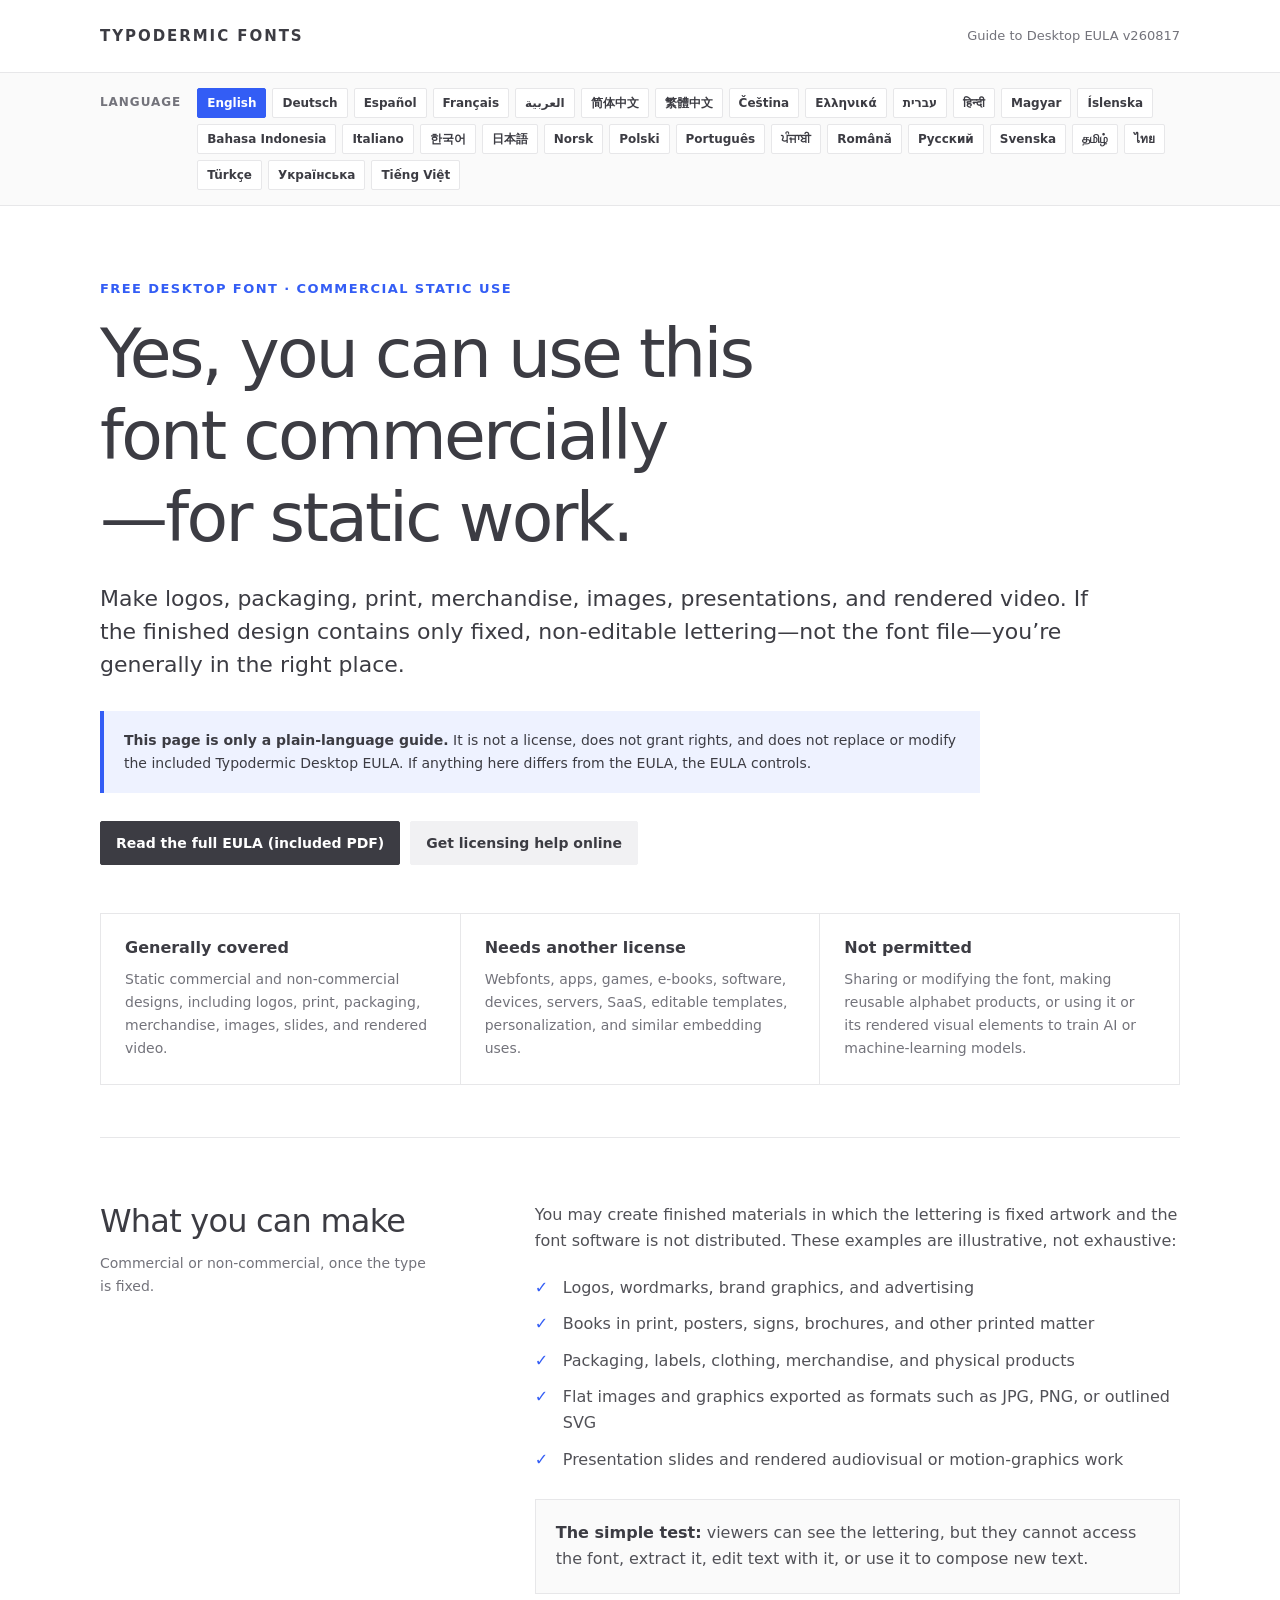
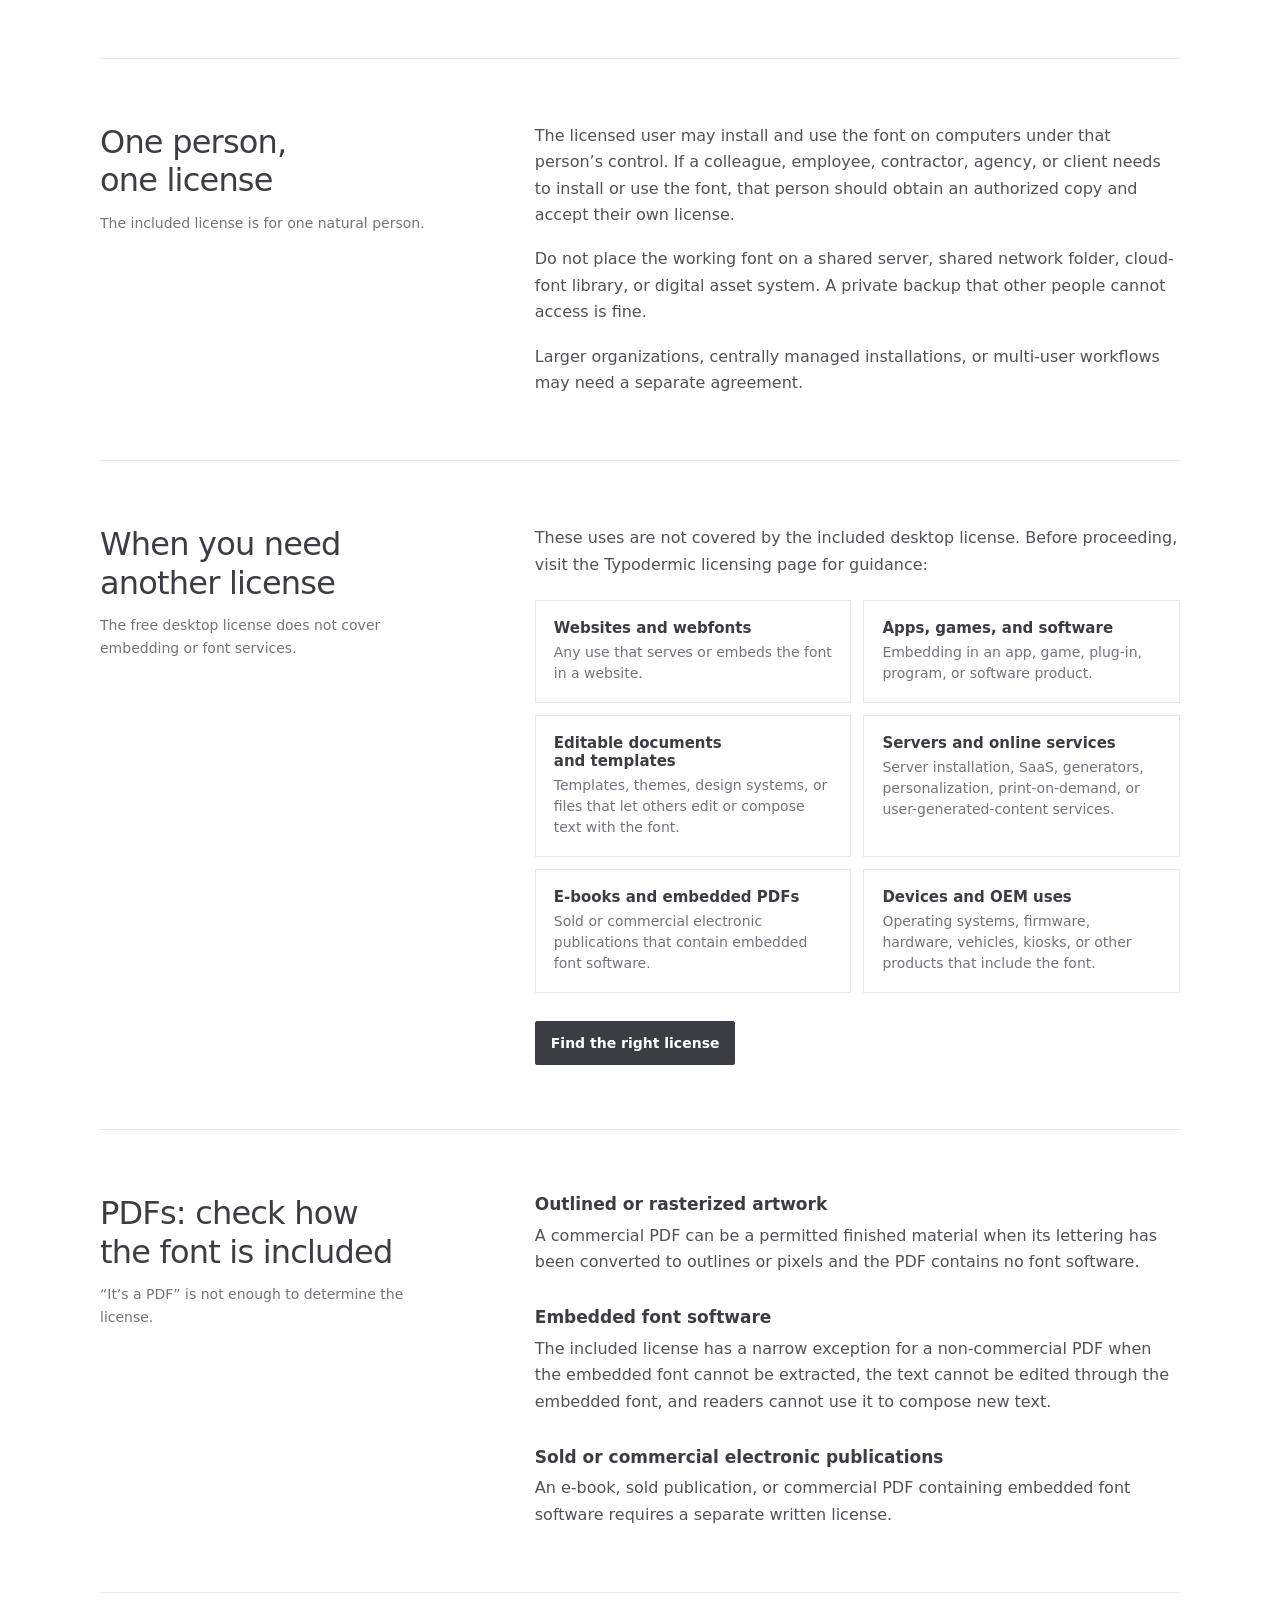
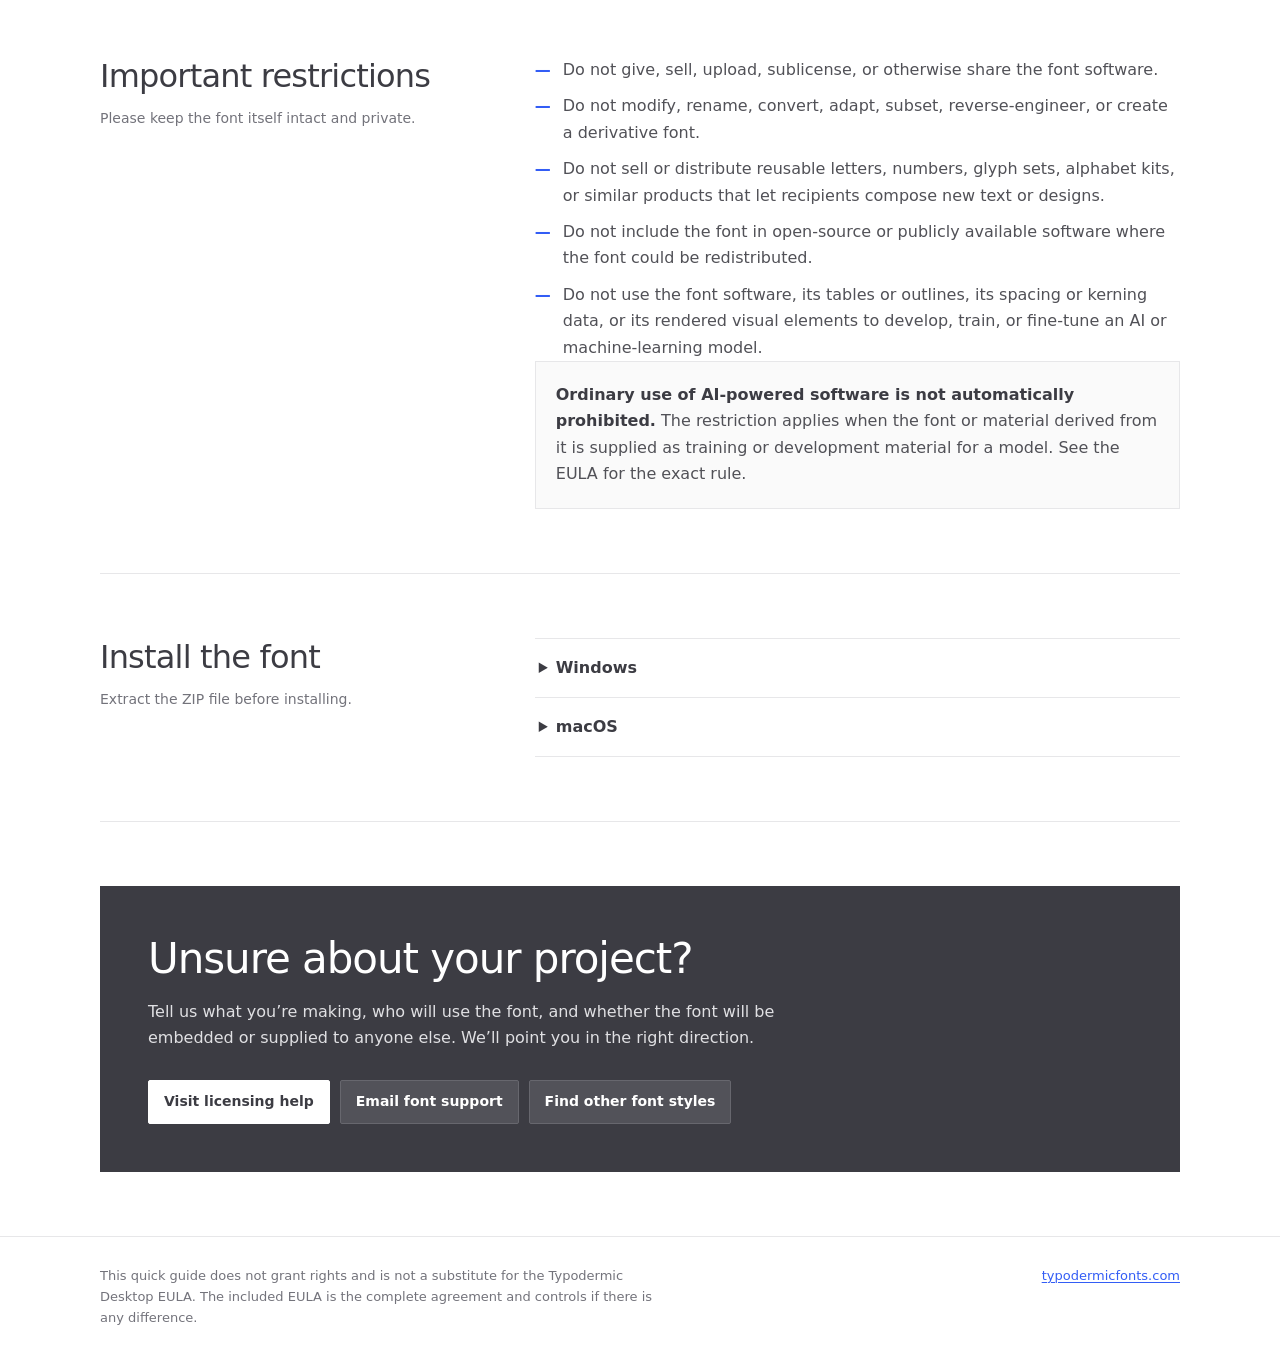
<file: web-content/fonts/coolvetica/read-this.html>
<!doctype html>
<html lang="en">
<head>
  <meta charset="utf-8">
  <meta name="viewport" content="width=device-width, initial-scale=1">
  <meta name="theme-color" content="#335df5">
  <title>Typodermic Fonts — Free Desktop Font Quick Guide</title>
  <style>
    :root {
      color-scheme: light;
      --blue: #335df5;
      --charcoal: #3c3c43;
      --text: #515157;
      --muted: #73737b;
      --control: #f1f1f3;
      --line: #e7e7e9;
      --white: #ffffff;
      --soft-blue: #eef2ff;
      --radius: 2px;
      --shell: min(calc(100% - 48px), 1080px);
      --reading: 72ch;
    }

    * {
      box-sizing: border-box;
    }

    html {
      scroll-behavior: smooth;
    }

    body {
      margin: 0;
      background: var(--white);
      color: var(--text);
      font-family: system-ui, -apple-system, BlinkMacSystemFont, "Segoe UI", Helvetica, Arial, sans-serif;
      font-size: 16px;
      line-height: 1.65;
      -webkit-font-smoothing: antialiased;
      text-rendering: optimizeLegibility;
    }

    a {
      color: var(--blue);
      text-decoration-thickness: 1px;
      text-underline-offset: 0.18em;
    }

    a:hover {
      text-decoration-thickness: 2px;
    }

    a:focus-visible,
    summary:focus-visible {
      outline: 2px solid var(--blue);
      outline-offset: 3px;
    }

    .site-header {
      border-bottom: 1px solid var(--line);
    }

    .header-inner,
    .language-inner,
    main,
    .footer-inner {
      width: var(--shell);
      margin-inline: auto;
    }

    .header-inner {
      min-height: 72px;
      display: flex;
      align-items: center;
      justify-content: space-between;
      gap: 24px;
    }

    .wordmark {
      color: var(--charcoal);
      font-size: 15px;
      font-weight: 800;
      letter-spacing: 0.13em;
      line-height: 1;
      text-decoration: none;
      white-space: nowrap;
    }

    .wordmark:hover {
      color: var(--blue);
      text-decoration: none;
    }

    .header-note {
      color: var(--muted);
      font-size: 13px;
      text-align: right;
    }

    .language-bar {
      border-bottom: 1px solid var(--line);
      background: #fafafa;
    }

    .language-inner {
      display: flex;
      align-items: flex-start;
      gap: 16px;
      padding: 15px 0;
    }

    .language-label {
      flex: 0 0 auto;
      margin: 5px 0 0;
      color: var(--muted);
      font-size: 12px;
      font-weight: 750;
      letter-spacing: 0.08em;
      text-transform: uppercase;
    }

    .language-buttons {
      display: flex;
      flex-wrap: wrap;
      gap: 6px;
    }

    .language-button {
      min-height: 30px;
      padding: 5px 9px;
      border: 1px solid var(--line);
      border-radius: var(--radius);
      background: var(--white);
      color: var(--charcoal);
      font: inherit;
      font-size: 12px;
      font-weight: 650;
      line-height: 1.2;
      cursor: pointer;
    }

    .language-button:hover,
    .language-button:focus-visible,
    .language-button[aria-pressed="true"] {
      border-color: var(--blue);
      background: var(--blue);
      color: var(--white);
    }

    .language-button:focus-visible {
      outline: 2px solid var(--blue);
      outline-offset: 2px;
    }

    .sr-only {
      position: absolute;
      width: 1px;
      height: 1px;
      padding: 0;
      margin: -1px;
      overflow: hidden;
      clip: rect(0, 0, 0, 0);
      white-space: nowrap;
      border: 0;
    }

    .hero {
      padding: 72px 0 52px;
      border-bottom: 1px solid var(--line);
    }

    .eyebrow {
      margin: 0 0 14px;
      color: var(--blue);
      font-size: 13px;
      font-weight: 750;
      letter-spacing: 0.11em;
      text-transform: uppercase;
    }

    h1,
    h2,
    h3 {
      color: var(--charcoal);
      line-height: 1.2;
      text-wrap: balance;
    }

    h1 {
      max-width: 820px;
      margin: 0;
      font-size: clamp(36px, 5.8vw, 68px);
      font-weight: 450;
      letter-spacing: -0.04em;
    }

    .intro {
      max-width: var(--reading);
      margin: 24px 0 0;
      color: var(--charcoal);
      font-size: clamp(18px, 2.2vw, 22px);
      line-height: 1.5;
    }

    .legal-notice {
      max-width: 880px;
      margin-top: 30px;
      padding: 18px 20px;
      background: var(--soft-blue);
      border-inline-start: 4px solid var(--blue);
      color: var(--charcoal);
      font-size: 14px;
    }

    .legal-notice strong {
      font-weight: 750;
    }

    .actions {
      display: flex;
      flex-wrap: wrap;
      gap: 10px;
      margin-top: 28px;
    }

    .button {
      display: inline-flex;
      min-height: 44px;
      align-items: center;
      justify-content: center;
      padding: 10px 15px;
      border: 1px solid var(--charcoal);
      border-radius: var(--radius);
      background: var(--charcoal);
      color: var(--white);
      font-size: 14px;
      font-weight: 700;
      line-height: 1.2;
      text-align: center;
      text-decoration: none;
    }

    .button.secondary {
      border-color: var(--control);
      background: var(--control);
      color: var(--charcoal);
    }

    .button:hover,
    .button:focus-visible {
      border-color: var(--blue);
      background: var(--blue);
      color: var(--white);
      text-decoration: none;
    }

    .summary-grid {
      display: grid;
      grid-template-columns: repeat(3, minmax(0, 1fr));
      gap: 1px;
      margin-top: 48px;
      background: var(--line);
      border: 1px solid var(--line);
    }

    .summary-card {
      min-width: 0;
      padding: 24px;
      background: var(--white);
    }

    .summary-card h2 {
      margin: 0 0 10px;
      font-size: 16px;
      font-weight: 750;
    }

    .summary-card p {
      margin: 0;
      color: var(--muted);
      font-size: 14px;
    }

    .section {
      display: grid;
      grid-template-columns: minmax(180px, 0.34fr) minmax(0, 0.66fr);
      gap: clamp(36px, 8vw, 110px);
      padding: 64px 0;
      border-bottom: 1px solid var(--line);
    }

    .section-heading h2 {
      margin: 0;
      font-size: clamp(23px, 3vw, 32px);
      font-weight: 500;
      letter-spacing: -0.025em;
    }

    .section-heading p {
      margin: 12px 0 0;
      color: var(--muted);
      font-size: 14px;
    }

    .section-body > :first-child {
      margin-top: 0;
    }

    .section-body > :last-child {
      margin-bottom: 0;
    }

    .section-body h3 {
      margin: 32px 0 8px;
      font-size: 17px;
      font-weight: 750;
    }

    .section-body p {
      max-width: var(--reading);
      margin: 0 0 18px;
    }

    .plain-list,
    .cross-list {
      display: grid;
      gap: 10px;
      max-width: var(--reading);
      margin: 20px 0 0;
      padding: 0;
      list-style: none;
    }

    .plain-list li,
    .cross-list li {
      position: relative;
      padding-inline-start: 28px;
    }

    .plain-list li::before,
    .cross-list li::before {
      position: absolute;
      inset-inline-start: 0;
      color: var(--blue);
      font-weight: 800;
    }

    .plain-list li::before {
      content: "✓";
    }

    .cross-list li::before {
      content: "—";
    }

    .callout {
      max-width: var(--reading);
      margin: 26px 0;
      padding: 20px;
      border: 1px solid var(--line);
      background: #fafafa;
    }

    .callout strong {
      color: var(--charcoal);
    }

    .license-grid {
      display: grid;
      grid-template-columns: repeat(2, minmax(0, 1fr));
      gap: 12px;
      margin-top: 22px;
    }

    .license-item {
      padding: 18px;
      border: 1px solid var(--line);
    }

    .license-item h3 {
      margin: 0 0 5px;
      font-size: 15px;
    }

    .license-item p {
      margin: 0;
      color: var(--muted);
      font-size: 14px;
      line-height: 1.5;
    }

    details {
      max-width: var(--reading);
      border-top: 1px solid var(--line);
    }

    details:last-of-type {
      border-bottom: 1px solid var(--line);
    }

    summary {
      padding: 16px 4px;
      color: var(--charcoal);
      cursor: pointer;
      font-weight: 700;
    }

    details p {
      margin: 0;
      padding: 0 4px 18px;
      font-size: 14px;
    }

    .help-panel {
      margin: 64px 0;
      padding: clamp(26px, 5vw, 48px);
      background: var(--charcoal);
      color: var(--white);
    }

    .help-panel h2 {
      margin: 0;
      color: var(--white);
      font-size: clamp(27px, 4vw, 42px);
      font-weight: 450;
      letter-spacing: -0.025em;
    }

    .help-panel p {
      max-width: 62ch;
      margin: 14px 0 0;
      color: #e0e0e3;
    }

    .help-panel .button {
      border-color: var(--white);
      background: var(--white);
      color: var(--charcoal);
    }

    .help-panel .button.secondary {
      border-color: #67676e;
      background: #525259;
      color: var(--white);
    }

    .help-panel .button:hover,
    .help-panel .button:focus-visible {
      border-color: var(--blue);
      background: var(--blue);
      color: var(--white);
    }

    .site-footer {
      border-top: 1px solid var(--line);
    }

    .footer-inner {
      display: flex;
      justify-content: space-between;
      gap: 32px;
      padding: 28px 0 40px;
      color: var(--muted);
      font-size: 13px;
    }

    .footer-inner p {
      max-width: 70ch;
      margin: 0;
    }

    .footer-inner a {
      white-space: nowrap;
    }

    @media (max-width: 760px) {
      :root {
        --shell: min(calc(100% - 32px), 1080px);
      }

      .header-inner {
        min-height: 64px;
      }

      .header-note {
        display: none;
      }

      .language-inner {
        flex-direction: column;
        gap: 9px;
      }

      .language-label {
        margin-top: 0;
      }

      .hero {
        padding: 48px 0 36px;
      }

      .summary-grid,
      .section,
      .license-grid {
        grid-template-columns: 1fr;
      }

      .section {
        gap: 24px;
        padding: 46px 0;
      }

      .summary-card {
        padding: 20px;
      }

      .footer-inner {
        flex-direction: column;
        gap: 14px;
      }
    }

    @media (prefers-reduced-motion: reduce) {
      html {
        scroll-behavior: auto;
      }
    }

    @media print {
      :root {
        --shell: 100%;
      }

      body {
        color: #000;
        font-size: 11pt;
      }

      .site-header,
      .actions,
      .help-panel,
      .footer-link {
        display: none;
      }

      .hero,
      .section {
        padding: 24px 0;
      }

      .summary-grid,
      .license-grid {
        break-inside: avoid;
      }

      a {
        color: inherit;
      }
    }
  </style>
</head>
<body>
  <header class="site-header">
    <div class="header-inner">
      <a class="wordmark" href="https://typodermicfonts.com/">TYPODERMIC FONTS</a>
      <div class="header-note" data-i18n="headerNote">Guide to Desktop EULA v260817</div>
    </div>
  </header>

  <nav class="language-bar" aria-label="Choose a language" dir="ltr">
    <div class="language-inner">
      <p class="language-label" data-i18n="languageLabel">Language</p>
      <div class="language-buttons">
        <button class="language-button" type="button" data-lang="en" aria-pressed="true">English</button>
        <button class="language-button" type="button" data-lang="de" aria-pressed="false">Deutsch</button>
        <button class="language-button" type="button" data-lang="es" aria-pressed="false">Español</button>
        <button class="language-button" type="button" data-lang="fr" aria-pressed="false">Français</button>
        <button class="language-button" type="button" data-lang="ar" aria-pressed="false">العربية</button>
        <button class="language-button" type="button" data-lang="zh-Hans" aria-pressed="false">简体中文</button>
        <button class="language-button" type="button" data-lang="zh-Hant" aria-pressed="false">繁體中文</button>
        <button class="language-button" type="button" data-lang="cs" aria-pressed="false">Čeština</button>
        <button class="language-button" type="button" data-lang="el" aria-pressed="false">Ελληνικά</button>
        <button class="language-button" type="button" data-lang="he" aria-pressed="false">עברית</button>
        <button class="language-button" type="button" data-lang="hi" aria-pressed="false">हिन्दी</button>
        <button class="language-button" type="button" data-lang="hu" aria-pressed="false">Magyar</button>
        <button class="language-button" type="button" data-lang="is" aria-pressed="false">Íslenska</button>
        <button class="language-button" type="button" data-lang="id" aria-pressed="false">Bahasa Indonesia</button>
        <button class="language-button" type="button" data-lang="it" aria-pressed="false">Italiano</button>
        <button class="language-button" type="button" data-lang="ko" aria-pressed="false">한국어</button>
        <button class="language-button" type="button" data-lang="ja" aria-pressed="false">日本語</button>
        <button class="language-button" type="button" data-lang="no" aria-pressed="false">Norsk</button>
        <button class="language-button" type="button" data-lang="pl" aria-pressed="false">Polski</button>
        <button class="language-button" type="button" data-lang="pt" aria-pressed="false">Português</button>
        <button class="language-button" type="button" data-lang="pa" aria-pressed="false">ਪੰਜਾਬੀ</button>
        <button class="language-button" type="button" data-lang="ro" aria-pressed="false">Română</button>
        <button class="language-button" type="button" data-lang="ru" aria-pressed="false">Русский</button>
        <button class="language-button" type="button" data-lang="sv" aria-pressed="false">Svenska</button>
        <button class="language-button" type="button" data-lang="ta" aria-pressed="false">தமிழ்</button>
        <button class="language-button" type="button" data-lang="th" aria-pressed="false">ไทย</button>
        <button class="language-button" type="button" data-lang="tr" aria-pressed="false">Türkçe</button>
        <button class="language-button" type="button" data-lang="uk" aria-pressed="false">Українська</button>
        <button class="language-button" type="button" data-lang="vi" aria-pressed="false">Tiếng Việt</button>
      </div>
      <span class="sr-only" id="language-status" aria-live="polite"></span>
    </div>
  </nav>

  <noscript><p class="legal-notice">Language switching requires JavaScript. The English guide remains available below.</p></noscript>

  <main id="guide-content">
    <section class="hero" aria-labelledby="page-title">
      <p class="eyebrow" data-i18n="eyebrow">Free desktop font · commercial static use</p>
      <h1 id="page-title" data-i18n="pageHeading">Yes, you can use this font commercially—for static work.</h1>
      <p class="intro" data-i18n="intro">Make logos, packaging, print, merchandise, images, presentations, and rendered video. If the finished design contains only fixed, non-editable lettering—not the font file—you’re generally in the right place.</p>

      <div class="legal-notice" role="note">
        <strong data-i18n="noticeLead">This page is only a plain-language guide.</strong> <span data-i18n="noticeText">It is not a license, does not grant rights, and does not replace or modify the included Typodermic Desktop EULA. If anything here differs from the EULA, the EULA controls.</span>
      </div>

      <div class="actions">
        <a class="button" href="Typodermic Desktop EULA 2026.pdf" data-i18n="eulaButton">Read the full EULA (included PDF)</a>
        <a class="button secondary" href="https://typodermicfonts.com/license/" data-i18n="helpOnlineButton">Get licensing help online</a>
      </div>

      <div class="summary-grid">
        <article class="summary-card">
          <h2 data-i18n="coveredTitle">Generally covered</h2>
          <p data-i18n="coveredText">Static commercial and non-commercial designs, including logos, print, packaging, merchandise, images, slides, and rendered video.</p>
        </article>
        <article class="summary-card">
          <h2 data-i18n="anotherTitle">Needs another license</h2>
          <p data-i18n="anotherText">Webfonts, apps, games, e-books, software, devices, servers, SaaS, editable templates, personalization, and similar embedding uses.</p>
        </article>
        <article class="summary-card">
          <h2 data-i18n="notPermittedTitle">Not permitted</h2>
          <p data-i18n="notPermittedText">Sharing or modifying the font, making reusable alphabet products, or using it or its rendered visual elements to train AI or machine-learning models.</p>
        </article>
      </div>
    </section>

    <section class="section" aria-labelledby="make-heading">
      <div class="section-heading">
        <h2 id="make-heading" data-i18n="makeHeading">What you can make</h2>
        <p data-i18n="makeSubheading">Commercial or non-commercial, once the type is fixed.</p>
      </div>
      <div class="section-body" data-i18n-html="makeBody">
        <p>You may create finished materials in which the lettering is fixed artwork and the font software is not distributed. These examples are illustrative, not exhaustive:</p>
        <ul class="plain-list">
          <li>Logos, wordmarks, brand graphics, and advertising</li>
          <li>Books in print, posters, signs, brochures, and other printed matter</li>
          <li>Packaging, labels, clothing, merchandise, and physical products</li>
          <li>Flat images and graphics exported as formats such as JPG, PNG, or outlined SVG</li>
          <li>Presentation slides and rendered audiovisual or motion-graphics work</li>
        </ul>
        <div class="callout">
          <strong>The simple test:</strong> viewers can see the lettering, but they cannot access the font, extract it, edit text with it, or use it to compose new text.
        </div>
      </div>
    </section>

    <section class="section" aria-labelledby="user-heading">
      <div class="section-heading">
        <h2 id="user-heading" data-i18n="userHeading">One person, one license</h2>
        <p data-i18n="userSubheading">The included license is for one natural person.</p>
      </div>
      <div class="section-body" data-i18n-html="userBody">
        <p>The licensed user may install and use the font on computers under that person’s control. If a colleague, employee, contractor, agency, or client needs to install or use the font, that person should obtain an authorized copy and accept their own license.</p>
        <p>Do not place the working font on a shared server, shared network folder, cloud-font library, or digital asset system. A private backup that other people cannot access is fine.</p>
        <p>Larger organizations, centrally managed installations, or multi-user workflows may need a separate agreement.</p>
      </div>
    </section>

    <section class="section" aria-labelledby="different-heading">
      <div class="section-heading">
        <h2 id="different-heading" data-i18n="differentHeading">When you need another license</h2>
        <p data-i18n="differentSubheading">The free desktop license does not cover embedding or font services.</p>
      </div>
      <div class="section-body" data-i18n-html="differentBody">
        <p>These uses are not covered by the included desktop license. Before proceeding, visit the Typodermic licensing page for guidance:</p>
        <div class="license-grid">
          <article class="license-item">
            <h3>Websites and webfonts</h3>
            <p>Any use that serves or embeds the font in a website.</p>
          </article>
          <article class="license-item">
            <h3>Apps, games, and software</h3>
            <p>Embedding in an app, game, plug-in, program, or software product.</p>
          </article>
          <article class="license-item">
            <h3>Editable documents and templates</h3>
            <p>Templates, themes, design systems, or files that let others edit or compose text with the font.</p>
          </article>
          <article class="license-item">
            <h3>Servers and online services</h3>
            <p>Server installation, SaaS, generators, personalization, print-on-demand, or user-generated-content services.</p>
          </article>
          <article class="license-item">
            <h3>E-books and embedded PDFs</h3>
            <p>Sold or commercial electronic publications that contain embedded font software.</p>
          </article>
          <article class="license-item">
            <h3>Devices and OEM uses</h3>
            <p>Operating systems, firmware, hardware, vehicles, kiosks, or other products that include the font.</p>
          </article>
        </div>
        <div class="actions">
          <a class="button" href="https://typodermicfonts.com/license/">Find the right license</a>
        </div>
      </div>
    </section>

    <section class="section" aria-labelledby="pdf-heading">
      <div class="section-heading">
        <h2 id="pdf-heading" data-i18n="pdfHeading">PDFs: check how the font is included</h2>
        <p data-i18n="pdfSubheading">“It’s a PDF” is not enough to determine the license.</p>
      </div>
      <div class="section-body" data-i18n-html="pdfBody">
        <h3>Outlined or rasterized artwork</h3>
        <p>A commercial PDF can be a permitted finished material when its lettering has been converted to outlines or pixels and the PDF contains no font software.</p>

        <h3>Embedded font software</h3>
        <p>The included license has a narrow exception for a non-commercial PDF when the embedded font cannot be extracted, the text cannot be edited through the embedded font, and readers cannot use it to compose new text.</p>

        <h3>Sold or commercial electronic publications</h3>
        <p>An e-book, sold publication, or commercial PDF containing embedded font software requires a separate written license.</p>
      </div>
    </section>

    <section class="section" aria-labelledby="limits-heading">
      <div class="section-heading">
        <h2 id="limits-heading" data-i18n="limitsHeading">Important restrictions</h2>
        <p data-i18n="limitsSubheading">Please keep the font itself intact and private.</p>
      </div>
      <div class="section-body" data-i18n-html="limitsBody">
        <ul class="cross-list">
          <li>Do not give, sell, upload, sublicense, or otherwise share the font software.</li>
          <li>Do not modify, rename, convert, adapt, subset, reverse-engineer, or create a derivative font.</li>
          <li>Do not sell or distribute reusable letters, numbers, glyph sets, alphabet kits, or similar products that let recipients compose new text or designs.</li>
          <li>Do not include the font in open-source or publicly available software where the font could be redistributed.</li>
          <li>Do not use the font software, its tables or outlines, its spacing or kerning data, or its rendered visual elements to develop, train, or fine-tune an AI or machine-learning model.</li>
        </ul>
        <p class="callout"><strong>Ordinary use of AI-powered software is not automatically prohibited.</strong> The restriction applies when the font or material derived from it is supplied as training or development material for a model. See the EULA for the exact rule.</p>
      </div>
    </section>

    <section class="section" aria-labelledby="install-heading">
      <div class="section-heading">
        <h2 id="install-heading" data-i18n="installHeading">Install the font</h2>
        <p data-i18n="installSubheading">Extract the ZIP file before installing.</p>
      </div>
      <div class="section-body" data-i18n-html="installBody">
        <details>
          <summary>Windows</summary>
          <p>Extract the ZIP file, select the font files, right-click, and choose <strong>Install</strong>. Depending on your version of Windows, you can also open a font file and select <strong>Install</strong>.</p>
        </details>
        <details>
          <summary>macOS</summary>
          <p>Extract the ZIP file, double-click a font file, and choose <strong>Install Font</strong> in Font Book.</p>
        </details>
      </div>
    </section>

    <section class="help-panel" aria-labelledby="help-heading">
      <h2 id="help-heading" data-i18n="helpHeading">Unsure about your project?</h2>
      <p data-i18n="helpText">Tell us what you’re making, who will use the font, and whether the font will be embedded or supplied to anyone else. We’ll point you in the right direction.</p>
      <div class="actions">
        <a class="button" href="https://typodermicfonts.com/license/" data-i18n="helpVisit">Visit licensing help</a>
        <a class="button secondary" href="mailto:fontsupport@typodermicfonts.com" data-i18n="helpEmail">Email font support</a>
        <a class="button secondary" href="https://typodermicfonts.com/search/" data-i18n="helpStyles">Find other font styles</a>
      </div>
    </section>
  </main>

  <footer class="site-footer">
    <div class="footer-inner">
      <p data-i18n="footerText">This quick guide does not grant rights and is not a substitute for the Typodermic Desktop EULA. The included EULA is the complete agreement and controls if there is any difference.</p>
      <a class="footer-link" href="https://typodermicfonts.com/">typodermicfonts.com</a>
    </div>
  </footer>
  <script>
    (() => {
      "use strict";

      const escapeHtml = (value) => String(value).replace(/[&<>"']/g, (character) => ({
        "&": "&amp;",
        "<": "&lt;",
        ">": "&gt;",
        "\"": "&quot;",
        "'": "&#039;"
      })[character]);

      function makeBody(introduction, items, calloutLead, calloutText) {
        return `<p>${escapeHtml(introduction)}</p><ul class="plain-list">${items.map((item) => `<li>${escapeHtml(item)}</li>`).join("")}</ul><div class="callout"><strong>${escapeHtml(calloutLead)}</strong> ${escapeHtml(calloutText)}</div>`;
      }

      function userBody(paragraphs) {
        return paragraphs.map((paragraph) => `<p>${escapeHtml(paragraph)}</p>`).join("");
      }

      function differentBody(introduction, items, buttonText) {
        return `<p>${escapeHtml(introduction)}</p><div class="license-grid">${items.map(([heading, text]) => `<article class="license-item"><h3>${escapeHtml(heading)}</h3><p>${escapeHtml(text)}</p></article>`).join("")}</div><div class="actions"><a class="button" href="https://typodermicfonts.com/license/">${escapeHtml(buttonText)}</a></div>`;
      }

      function pdfBody(items) {
        return items.map(([heading, text]) => `<h3>${escapeHtml(heading)}</h3><p>${escapeHtml(text)}</p>`).join("");
      }

      function limitsBody(items, calloutLead, calloutText) {
        return `<ul class="cross-list">${items.map((item) => `<li>${escapeHtml(item)}</li>`).join("")}</ul><p class="callout"><strong>${escapeHtml(calloutLead)}</strong> ${escapeHtml(calloutText)}</p>`;
      }

      function installBody(windowsLabel, windowsText, macLabel, macText) {
        return `<details><summary>${escapeHtml(windowsLabel)}</summary><p>${escapeHtml(windowsText)}</p></details><details><summary>${escapeHtml(macLabel)}</summary><p>${escapeHtml(macText)}</p></details>`;
      }

      const translations = {
        de: {
          pageTitle: "Typodermic Fonts — Kurzübersicht zur kostenlosen Desktop-Schrift",
          headerNote: "Leitfaden zur Desktop-EULA v260817",
          languageLabel: "Sprache",
          eyebrow: "Kostenlose Desktop-Schrift · kommerzielle statische Nutzung",
          pageHeading: "Ja, Sie dürfen diese Schrift kommerziell verwenden — für statische Arbeiten.",
          intro: "Erstellen Sie Logos, Verpackungen, Drucksachen, Merchandising-Artikel, Bilder, Präsentationen und gerenderte Videos. Wenn der fertige Entwurf nur feste, nicht bearbeitbare Schriftzüge enthält — und nicht die Schriftdatei — liegen Sie im Allgemeinen richtig.",
          noticeLead: "Diese Seite ist nur ein Leitfaden in verständlicher Sprache.",
          noticeText: "Sie ist keine Lizenz, gewährt keine Rechte und ersetzt oder ändert die beigefügte Typodermic Desktop-EULA nicht. Bei Abweichungen gilt die EULA.",
          eulaButton: "Vollständige EULA lesen (beigefügte PDF)",
          helpOnlineButton: "Online-Hilfe zur Lizenzierung",
          coveredTitle: "Im Allgemeinen abgedeckt",
          coveredText: "Statische kommerzielle und nicht kommerzielle Entwürfe, darunter Logos, Drucksachen, Verpackungen, Waren, Bilder, Folien und gerenderte Videos.",
          anotherTitle: "Andere Lizenz erforderlich",
          anotherText: "Webfonts, Apps, Spiele, E-Books, Software, Geräte, Server, SaaS, bearbeitbare Vorlagen, Personalisierung und ähnliche Einbettungen.",
          notPermittedTitle: "Nicht gestattet",
          notPermittedText: "Die Schrift weiterzugeben oder zu verändern, wiederverwendbare Alphabetprodukte herzustellen oder sie beziehungsweise daraus gerenderte visuelle Elemente zum Trainieren von KI- oder Machine-Learning-Modellen zu verwenden.",
          makeHeading: "Was Sie erstellen dürfen",
          makeSubheading: "Kommerziell oder nicht kommerziell, sobald die Schrift fest eingebunden ist.",
          makeBody: makeBody("Sie dürfen fertige Materialien erstellen, in denen die Schrift als festes Artwork vorliegt und die Schriftsoftware nicht verbreitet wird. Die folgenden Beispiele sind nicht abschließend:", ["Logos, Wortmarken, Markengrafiken und Werbung", "Gedruckte Bücher, Poster, Schilder, Broschüren und andere Drucksachen", "Verpackungen, Etiketten, Kleidung, Merchandising-Artikel und physische Produkte", "Flache Bilder und Grafiken, exportiert etwa als JPG, PNG oder in Pfade umgewandelte SVG", "Präsentationsfolien und gerenderte audiovisuelle oder Motion-Graphics-Arbeiten"], "Der einfache Test:", "Betrachter können die Schrift sehen, aber weder auf die Schrift zugreifen oder sie extrahieren noch Text damit bearbeiten oder neu setzen."),
          userHeading: "Eine Person, eine Lizenz",
          userSubheading: "Die beigefügte Lizenz gilt für eine natürliche Person.",
          userBody: userBody(["Der lizenzierte Benutzer darf die Schrift auf Computern installieren und verwenden, die seiner Kontrolle unterliegen. Muss ein Kollege, Mitarbeiter, Auftragnehmer, eine Agentur oder ein Kunde die Schrift installieren oder verwenden, sollte diese Person eine autorisierte Kopie beziehen und eine eigene Lizenz annehmen.", "Legen Sie die verwendbare Schrift nicht auf einem gemeinsam genutzten Server, in einem Netzwerkordner, einer Cloud-Schriftbibliothek oder einem Digital-Asset-System ab. Eine private Sicherungskopie, auf die andere Personen nicht zugreifen können, ist zulässig.", "Größere Unternehmen, zentral verwaltete Installationen oder Arbeitsabläufe mit mehreren Benutzern können eine gesonderte Vereinbarung erfordern."]),
          differentHeading: "Wann Sie eine andere Lizenz benötigen",
          differentSubheading: "Die kostenlose Desktop-Lizenz deckt Einbettungen und Schriftdienste nicht ab.",
          differentBody: differentBody("Diese Nutzungen sind von der beigefügten Desktop-Lizenz nicht abgedeckt. Besuchen Sie vorab die Typodermic-Lizenzierungsseite:", [["Websites und Webfonts", "Jede Nutzung, bei der die Schrift über eine Website bereitgestellt oder darin eingebettet wird."], ["Apps, Spiele und Software", "Einbettung in eine App, ein Spiel, Plug-in, Programm oder Softwareprodukt."], ["Bearbeitbare Dokumente und Vorlagen", "Vorlagen, Designs, Gestaltungssysteme oder Dateien, mit denen andere Text in der Schrift bearbeiten oder setzen können."], ["Server und Onlinedienste", "Serverinstallation, SaaS, Generatoren, Personalisierung, Print-on-Demand oder Dienste für nutzergenerierte Inhalte."], ["E-Books und eingebettete PDFs", "Verkaufte oder kommerzielle elektronische Publikationen, die eingebettete Schriftsoftware enthalten."], ["Geräte und OEM-Nutzungen", "Betriebssysteme, Firmware, Hardware, Fahrzeuge, Kioske oder andere Produkte, die die Schrift enthalten."]], "Die passende Lizenz finden"),
          pdfHeading: "PDFs: Prüfen Sie, wie die Schrift enthalten ist",
          pdfSubheading: "„Es ist eine PDF“ reicht zur Bestimmung der Lizenz nicht aus.",
          pdfBody: pdfBody([["In Pfade umgewandeltes oder gerastertes Artwork", "Eine kommerzielle PDF kann ein zulässiges fertiges Material sein, wenn die Schriftzüge in Pfade oder Pixel umgewandelt wurden und die PDF keine Schriftsoftware enthält."], ["Eingebettete Schriftsoftware", "Die beigefügte Lizenz enthält eine enge Ausnahme für eine nicht kommerzielle PDF, wenn die eingebettete Schrift nicht extrahiert werden kann, der Text damit nicht bearbeitet werden kann und Leser sie nicht zum Setzen neuen Textes verwenden können."], ["Verkaufte oder kommerzielle elektronische Publikationen", "Ein E-Book, eine verkaufte Publikation oder eine kommerzielle PDF mit eingebetteter Schriftsoftware erfordert eine gesonderte schriftliche Lizenz."]]),
          limitsHeading: "Wichtige Einschränkungen",
          limitsSubheading: "Bitte halten Sie die Schrift selbst unverändert und privat.",
          limitsBody: limitsBody(["Geben, verkaufen, veröffentlichen, unterlizenzieren oder teilen Sie die Schriftsoftware nicht und laden Sie sie nicht hoch.", "Verändern, benennen, konvertieren, bearbeiten, reduzieren oder rekonstruieren Sie die Schrift nicht und erstellen Sie keine abgeleitete Schrift.", "Verkaufen oder verbreiten Sie keine wiederverwendbaren Buchstaben, Zahlen, Glyphensätze, Alphabet-Bausätze oder ähnliche Produkte, mit denen Empfänger neue Texte oder Designs zusammensetzen können.", "Nehmen Sie die Schrift nicht in Open-Source- oder öffentlich verfügbare Software auf, wenn sie dadurch weiterverbreitet werden könnte.", "Verwenden Sie weder die Schriftsoftware, ihre Tabellen oder Konturen, ihre Abstands- oder Kerningdaten noch daraus gerenderte visuelle Elemente zur Entwicklung, zum Training oder zur Feinabstimmung eines KI- oder Machine-Learning-Modells."], "Die gewöhnliche Verwendung von Software mit KI-Funktionen ist nicht automatisch verboten.", "Die Einschränkung greift, wenn die Schrift oder daraus abgeleitetes Material einem Modell als Trainings- oder Entwicklungsmaterial zugeführt wird. Die genaue Regel steht in der EULA."),
          installHeading: "Schrift installieren",
          installSubheading: "Entpacken Sie vor der Installation die ZIP-Datei.",
          installBody: installBody("Windows", "Entpacken Sie die ZIP-Datei, wählen Sie die Schriftdateien aus, klicken Sie mit der rechten Maustaste und wählen Sie „Installieren“. Je nach Windows-Version können Sie auch eine Schriftdatei öffnen und „Installieren“ wählen.", "macOS", "Entpacken Sie die ZIP-Datei, doppelklicken Sie auf eine Schriftdatei und wählen Sie in der Schriftsammlung „Schrift installieren“."),
          helpHeading: "Unsicher bei Ihrem Projekt?",
          helpText: "Sagen Sie uns, was Sie erstellen, wer die Schrift verwenden wird und ob sie eingebettet oder an andere weitergegeben werden soll. Wir weisen Ihnen den richtigen Weg.",
          helpVisit: "Lizenzierungshilfe besuchen",
          helpEmail: "Schrift-Support kontaktieren",
          helpStyles: "Weitere Schriftschnitte finden",
          footerText: "Dieser Kurzleitfaden gewährt keine Rechte und ersetzt die Typodermic Desktop-EULA nicht. Die beigefügte EULA ist die vollständige Vereinbarung und gilt bei Abweichungen."
        },
        es: {
          pageTitle: "Typodermic Fonts — Guía rápida de la fuente de escritorio gratuita",
          headerNote: "Guía de la EULA de escritorio v260817",
          languageLabel: "Idioma",
          eyebrow: "Fuente de escritorio gratuita · uso comercial estático",
          pageHeading: "Sí, puede usar esta fuente comercialmente, para trabajos estáticos.",
          intro: "Cree logotipos, envases, impresos, artículos promocionales, imágenes, presentaciones y vídeo renderizado. Si el diseño final solo contiene letras fijas y no editables —no el archivo de fuente—, en general está dentro de lo permitido.",
          noticeLead: "Esta página es solo una guía en lenguaje sencillo.",
          noticeText: "No es una licencia, no concede derechos y no sustituye ni modifica la EULA de escritorio de Typodermic incluida. Si existe alguna diferencia, prevalece la EULA.",
          eulaButton: "Leer la EULA completa (PDF incluido)",
          helpOnlineButton: "Obtener ayuda sobre licencias",
          coveredTitle: "Generalmente permitido",
          coveredText: "Diseños estáticos comerciales y no comerciales, incluidos logotipos, impresos, envases, productos, imágenes, diapositivas y vídeo renderizado.",
          anotherTitle: "Requiere otra licencia",
          anotherText: "Fuentes web, aplicaciones, juegos, libros electrónicos, software, dispositivos, servidores, SaaS, plantillas editables, personalización y usos similares con incrustación.",
          notPermittedTitle: "No permitido",
          notPermittedText: "Compartir o modificar la fuente, crear productos de alfabetos reutilizables o usarla, o usar elementos visuales renderizados con ella, para entrenar modelos de IA o aprendizaje automático.",
          makeHeading: "Qué puede crear",
          makeSubheading: "Con fines comerciales o no comerciales, una vez fijadas las letras.",
          makeBody: makeBody("Puede crear materiales terminados en los que las letras sean ilustraciones fijas y no se distribuya el software de fuente. Estos ejemplos son ilustrativos y no exhaustivos:", ["Logotipos, marcas denominativas, gráficos de marca y publicidad", "Libros impresos, carteles, letreros, folletos y otros materiales impresos", "Envases, etiquetas, ropa, artículos promocionales y productos físicos", "Imágenes y gráficos planos exportados como JPG, PNG o SVG con contornos", "Diapositivas de presentaciones y trabajos audiovisuales o de gráficos en movimiento ya renderizados"], "La prueba sencilla:", "los espectadores pueden ver las letras, pero no pueden acceder a la fuente, extraerla, editar texto con ella ni usarla para componer texto nuevo."),
          userHeading: "Una persona, una licencia",
          userSubheading: "La licencia incluida corresponde a una persona física.",
          userBody: userBody(["El usuario autorizado puede instalar y usar la fuente en ordenadores bajo su control. Si un compañero, empleado, contratista, agencia o cliente necesita instalar o usar la fuente, esa persona debe obtener una copia autorizada y aceptar su propia licencia.", "No coloque la fuente utilizable en un servidor compartido, una carpeta de red compartida, una biblioteca de fuentes en la nube ni un sistema de gestión de activos digitales. Se permite una copia de seguridad privada a la que nadie más pueda acceder.", "Las organizaciones grandes, las instalaciones administradas centralmente o los flujos de trabajo con varios usuarios pueden necesitar un acuerdo independiente."]),
          differentHeading: "Cuándo necesita otra licencia",
          differentSubheading: "La licencia de escritorio gratuita no cubre la incrustación ni los servicios de fuentes.",
          differentBody: differentBody("Estos usos no están cubiertos por la licencia de escritorio incluida. Antes de continuar, visite la página de licencias de Typodermic:", [["Sitios web y fuentes web", "Cualquier uso que sirva o incruste la fuente en un sitio web."], ["Aplicaciones, juegos y software", "Incrustación en una aplicación, juego, complemento, programa o producto de software."], ["Documentos y plantillas editables", "Plantillas, temas, sistemas de diseño o archivos que permitan a otras personas editar o componer texto con la fuente."], ["Servidores y servicios en línea", "Instalación en servidores, SaaS, generadores, personalización, impresión bajo demanda o servicios de contenido generado por usuarios."], ["Libros electrónicos y PDF incrustados", "Publicaciones electrónicas vendidas o comerciales que contienen software de fuente incrustado."], ["Dispositivos y usos OEM", "Sistemas operativos, firmware, hardware, vehículos, quioscos u otros productos que incluyen la fuente."]], "Encontrar la licencia adecuada"),
          pdfHeading: "PDF: compruebe cómo se incluye la fuente",
          pdfSubheading: "Decir «es un PDF» no basta para determinar la licencia.",
          pdfBody: pdfBody([["Letras convertidas a contornos o rasterizadas", "Un PDF comercial puede ser un material terminado permitido si las letras se han convertido en contornos o píxeles y el PDF no contiene software de fuente."], ["Software de fuente incrustado", "La licencia incluida contiene una excepción limitada para un PDF no comercial si la fuente incrustada no puede extraerse, el texto no puede editarse mediante ella y los lectores no pueden usarla para componer texto nuevo."], ["Publicaciones electrónicas vendidas o comerciales", "Un libro electrónico, una publicación vendida o un PDF comercial que contenga software de fuente incrustado requiere una licencia escrita independiente."]]),
          limitsHeading: "Restricciones importantes",
          limitsSubheading: "Mantenga la fuente intacta y privada.",
          limitsBody: limitsBody(["No entregue, venda, cargue, sublicencie ni comparta de ninguna otra forma el software de fuente.", "No modifique, cambie el nombre, convierta, adapte, reduzca, aplique ingeniería inversa ni cree una fuente derivada.", "No venda ni distribuya letras, números, conjuntos de glifos, kits de alfabetos u otros productos reutilizables que permitan a los destinatarios componer texto o diseños nuevos.", "No incluya la fuente en software de código abierto o disponible públicamente cuando pueda redistribuirse.", "No use el software de fuente, sus tablas o contornos, sus datos de espaciado o kerning, ni los elementos visuales renderizados con ella, para desarrollar, entrenar o ajustar un modelo de IA o aprendizaje automático."], "El uso normal de software con funciones de IA no está prohibido automáticamente.", "La restricción se aplica cuando la fuente o material derivado de ella se proporciona a un modelo como material de entrenamiento o desarrollo. Consulte la EULA para conocer la regla exacta."),
          installHeading: "Instalar la fuente",
          installSubheading: "Extraiga el archivo ZIP antes de instalar.",
          installBody: installBody("Windows", "Extraiga el archivo ZIP, seleccione los archivos de fuente, haga clic con el botón derecho y elija «Instalar». Según su versión de Windows, también puede abrir un archivo de fuente y seleccionar «Instalar».", "macOS", "Extraiga el archivo ZIP, haga doble clic en un archivo de fuente y elija «Instalar tipo de letra» en Catálogo Tipográfico."),
          helpHeading: "¿Tiene dudas sobre su proyecto?",
          helpText: "Díganos qué está creando, quién usará la fuente y si se incrustará o se facilitará a otra persona. Le indicaremos el camino correcto.",
          helpVisit: "Visitar la ayuda sobre licencias",
          helpEmail: "Escribir al soporte de fuentes",
          helpStyles: "Buscar otros estilos de fuente",
          footerText: "Esta guía rápida no concede derechos ni sustituye la EULA de escritorio de Typodermic. La EULA incluida constituye el acuerdo completo y prevalece si existe alguna diferencia."
        },
        fr: {
          pageTitle: "Typodermic Fonts — Guide rapide de la police de bureau gratuite",
          headerNote: "Guide du CLUF de bureau v260817",
          languageLabel: "Langue",
          eyebrow: "Police de bureau gratuite · usage commercial statique",
          pageHeading: "Oui, vous pouvez utiliser cette police à des fins commerciales — pour des créations statiques.",
          intro: "Créez des logos, emballages, imprimés, produits dérivés, images, présentations et vidéos rendues. Si la création finale contient uniquement du lettrage fixe et non modifiable — et non le fichier de police —, votre usage est généralement approprié.",
          noticeLead: "Cette page est uniquement un guide en langage clair.",
          noticeText: "Elle ne constitue pas une licence, n’accorde aucun droit et ne remplace ni ne modifie le CLUF de bureau Typodermic inclus. En cas de différence, le CLUF prévaut.",
          eulaButton: "Lire le CLUF complet (PDF inclus)",
          helpOnlineButton: "Obtenir de l’aide sur les licences",
          coveredTitle: "Généralement couvert",
          coveredText: "Créations statiques commerciales et non commerciales, notamment logos, imprimés, emballages, marchandises, images, diapositives et vidéos rendues.",
          anotherTitle: "Autre licence nécessaire",
          anotherText: "Polices web, applications, jeux, livres numériques, logiciels, appareils, serveurs, SaaS, modèles modifiables, personnalisation et intégrations similaires.",
          notPermittedTitle: "Non autorisé",
          notPermittedText: "Partager ou modifier la police, créer des produits alphabétiques réutilisables, ou utiliser la police ou des éléments visuels rendus avec celle-ci pour entraîner des modèles d’IA ou d’apprentissage automatique.",
          makeHeading: "Ce que vous pouvez créer",
          makeSubheading: "À des fins commerciales ou non commerciales, une fois le lettrage fixé.",
          makeBody: makeBody("Vous pouvez créer des documents finis dans lesquels le lettrage est une illustration fixe et où le logiciel de police n’est pas distribué. Ces exemples sont donnés à titre indicatif et ne sont pas exhaustifs :", ["Logos, marques verbales, visuels de marque et publicité", "Livres imprimés, affiches, panneaux, brochures et autres imprimés", "Emballages, étiquettes, vêtements, produits dérivés et produits physiques", "Images et graphismes aplatis exportés en JPG, PNG ou SVG vectorisé", "Diapositives de présentation et créations audiovisuelles ou animées rendues"], "Le test simple :", "le public peut voir le lettrage, mais ne peut ni accéder à la police, ni l’extraire, ni modifier du texte avec celle-ci, ni l’utiliser pour composer un nouveau texte."),
          userHeading: "Une personne, une licence",
          userSubheading: "La licence incluse est destinée à une personne physique.",
          userBody: userBody(["L’utilisateur autorisé peut installer et utiliser la police sur les ordinateurs qu’il contrôle. Si un collègue, salarié, prestataire, une agence ou un client doit installer ou utiliser la police, cette personne doit obtenir une copie autorisée et accepter sa propre licence.", "Ne placez pas la police utilisable sur un serveur partagé, un dossier réseau partagé, une bibliothèque de polices dans le cloud ou un système de gestion d’actifs numériques. Une sauvegarde privée inaccessible aux autres est autorisée.", "Les grandes organisations, les installations gérées de façon centralisée ou les flux de travail multiutilisateurs peuvent nécessiter un accord distinct."]),
          differentHeading: "Quand une autre licence est nécessaire",
          differentSubheading: "La licence de bureau gratuite ne couvre pas l’intégration ni les services de polices.",
          differentBody: differentBody("Ces utilisations ne sont pas couvertes par la licence de bureau incluse. Avant de continuer, consultez la page des licences Typodermic :", [["Sites web et polices web", "Toute utilisation qui diffuse ou intègre la police dans un site web."], ["Applications, jeux et logiciels", "Intégration dans une application, un jeu, un module, un programme ou un produit logiciel."], ["Documents et modèles modifiables", "Modèles, thèmes, systèmes de conception ou fichiers permettant à d’autres de modifier ou composer du texte avec la police."], ["Serveurs et services en ligne", "Installation sur serveur, SaaS, générateurs, personnalisation, impression à la demande ou services de contenu créé par les utilisateurs."], ["Livres numériques et PDF avec police intégrée", "Publications électroniques vendues ou commerciales contenant le logiciel de police intégré."], ["Appareils et usages OEM", "Systèmes d’exploitation, micrologiciels, matériel, véhicules, bornes ou autres produits comprenant la police."]], "Trouver la licence adaptée"),
          pdfHeading: "PDF : vérifiez comment la police est incluse",
          pdfSubheading: "Le fait qu’il s’agisse d’un PDF ne suffit pas à déterminer la licence.",
          pdfBody: pdfBody([["Lettrage vectorisé ou pixellisé", "Un PDF commercial peut constituer un document fini autorisé si le lettrage a été converti en tracés ou en pixels et si le PDF ne contient aucun logiciel de police."], ["Logiciel de police intégré", "La licence incluse prévoit une exception limitée pour un PDF non commercial si la police intégrée ne peut pas être extraite, si le texte ne peut pas être modifié au moyen de celle-ci et si le lecteur ne peut pas l’utiliser pour composer un nouveau texte."], ["Publications électroniques vendues ou commerciales", "Un livre numérique, une publication vendue ou un PDF commercial contenant le logiciel de police intégré nécessite une licence écrite distincte."]]),
          limitsHeading: "Restrictions importantes",
          limitsSubheading: "Conservez la police elle-même intacte et privée.",
          limitsBody: limitsBody(["Ne donnez, vendez, téléversez, concédez en sous-licence ou partagez d’aucune autre manière le logiciel de police.", "Ne modifiez, renommez, convertissez, adaptez, réduisez, rétroconcevez ou dérivez pas la police.", "Ne vendez ni ne distribuez de lettres, chiffres, jeux de glyphes, kits alphabétiques ou produits similaires réutilisables permettant au destinataire de composer de nouveaux textes ou motifs.", "N’incluez pas la police dans un logiciel libre ou accessible au public lorsqu’elle pourrait ainsi être redistribuée.", "N’utilisez pas le logiciel de police, ses tables ou contours, ses données d’espacement ou de crénage, ni les éléments visuels rendus avec celui-ci pour développer, entraîner ou affiner un modèle d’IA ou d’apprentissage automatique."], "L’utilisation ordinaire d’un logiciel doté de fonctions d’IA n’est pas automatiquement interdite.", "La restriction s’applique lorsque la police ou un matériel qui en est dérivé est fourni à un modèle comme matériel d’entraînement ou de développement. Consultez le CLUF pour la règle exacte."),
          installHeading: "Installer la police",
          installSubheading: "Décompressez le fichier ZIP avant l’installation.",
          installBody: installBody("Windows", "Décompressez le fichier ZIP, sélectionnez les fichiers de police, faites un clic droit et choisissez « Installer ». Selon votre version de Windows, vous pouvez également ouvrir un fichier de police et sélectionner « Installer ».", "macOS", "Décompressez le fichier ZIP, double-cliquez sur un fichier de police, puis choisissez « Installer la police » dans Livre des polices."),
          helpHeading: "Un doute sur votre projet ?",
          helpText: "Indiquez-nous ce que vous créez, qui utilisera la police et si celle-ci sera intégrée ou fournie à quelqu’un d’autre. Nous vous orienterons.",
          helpVisit: "Consulter l’aide sur les licences",
          helpEmail: "Écrire au service d’assistance",
          helpStyles: "Trouver d’autres styles de police",
          footerText: "Ce guide rapide n’accorde aucun droit et ne remplace pas le CLUF de bureau Typodermic. Le CLUF inclus constitue l’intégralité de l’accord et prévaut en cas de différence."
        },
        it: {
          pageTitle: "Typodermic Fonts — Guida rapida al font desktop gratuito",
          headerNote: "Guida all’EULA desktop v260817",
          languageLabel: "Lingua",
          eyebrow: "Font desktop gratuito · uso commerciale statico",
          pageHeading: "Sì, puoi usare questo font a fini commerciali, per lavori statici.",
          intro: "Crea loghi, confezioni, stampati, articoli promozionali, immagini, presentazioni e video renderizzati. Se il progetto finito contiene solo scritte fisse e non modificabili, e non il file del font, in genere l’uso è corretto.",
          noticeLead: "Questa pagina è soltanto una guida in linguaggio semplice.",
          noticeText: "Non è una licenza, non concede diritti e non sostituisce né modifica l’EULA desktop Typodermic inclusa. In caso di differenze, prevale l’EULA.",
          eulaButton: "Leggi l’EULA completa (PDF incluso)",
          helpOnlineButton: "Assistenza online sulle licenze",
          coveredTitle: "Generalmente coperto",
          coveredText: "Progetti statici commerciali e non commerciali, tra cui loghi, stampati, confezioni, prodotti, immagini, diapositive e video renderizzati.",
          anotherTitle: "Serve un’altra licenza",
          anotherText: "Webfont, app, giochi, e-book, software, dispositivi, server, SaaS, modelli modificabili, personalizzazione e usi di incorporamento simili.",
          notPermittedTitle: "Non consentito",
          notPermittedText: "Condividere o modificare il font, creare prodotti alfabetici riutilizzabili oppure usare il font o i suoi elementi visivi renderizzati per addestrare modelli di IA o apprendimento automatico.",
          makeHeading: "Cosa puoi creare",
          makeSubheading: "Per uso commerciale o non commerciale, una volta fissate le scritte.",
          makeBody: makeBody("Puoi creare materiali finiti in cui le scritte sono elementi grafici fissi e il software del font non viene distribuito. Questi esempi sono illustrativi e non esaustivi:", ["Loghi, marchi denominativi, grafica di marca e pubblicità", "Libri stampati, manifesti, cartelli, opuscoli e altri stampati", "Confezioni, etichette, abbigliamento, articoli promozionali e prodotti fisici", "Immagini e grafica appiattite esportate in formati come JPG, PNG o SVG convertito in tracciati", "Diapositive e opere audiovisive o di motion graphics renderizzate"], "La verifica più semplice:", "chi guarda può vedere le scritte, ma non può accedere al font, estrarlo, modificare testo con esso o usarlo per comporre nuovo testo."),
          userHeading: "Una persona, una licenza",
          userSubheading: "La licenza inclusa è destinata a una persona fisica.",
          userBody: userBody(["L’utente autorizzato può installare e usare il font sui computer sotto il proprio controllo. Se un collega, dipendente, collaboratore, un’agenzia o un cliente deve installare o usare il font, tale persona deve ottenere una copia autorizzata e accettare la propria licenza.", "Non collocare il font utilizzabile su un server condiviso, una cartella di rete condivisa, una libreria di font nel cloud o un sistema di gestione delle risorse digitali. È consentita una copia di backup privata, inaccessibile ad altri.", "Le organizzazioni più grandi, le installazioni gestite centralmente o i flussi di lavoro multiutente possono richiedere un accordo separato."]),
          differentHeading: "Quando serve un’altra licenza",
          differentSubheading: "La licenza desktop gratuita non copre l’incorporamento né i servizi di font.",
          differentBody: differentBody("Questi usi non sono coperti dalla licenza desktop inclusa. Prima di procedere, visita la pagina delle licenze Typodermic:", [["Siti web e webfont", "Qualsiasi uso che distribuisca o incorpori il font in un sito web."], ["App, giochi e software", "Incorporamento in un’app, un gioco, un plug-in, un programma o un prodotto software."], ["Documenti e modelli modificabili", "Modelli, temi, sistemi di design o file che consentono ad altri di modificare o comporre testo con il font."], ["Server e servizi online", "Installazione su server, SaaS, generatori, personalizzazione, stampa su richiesta o servizi di contenuti generati dagli utenti."], ["E-book e PDF con font incorporati", "Pubblicazioni elettroniche vendute o commerciali che contengono il software del font incorporato."], ["Dispositivi e usi OEM", "Sistemi operativi, firmware, hardware, veicoli, chioschi o altri prodotti che includono il font."]], "Trova la licenza giusta"),
          pdfHeading: "PDF: verifica come è incluso il font",
          pdfSubheading: "Dire «è un PDF» non basta per determinare la licenza.",
          pdfBody: pdfBody([["Grafica convertita in tracciati o rasterizzata", "Un PDF commerciale può essere un materiale finito consentito se le scritte sono state convertite in tracciati o pixel e il PDF non contiene il software del font."], ["Software del font incorporato", "La licenza inclusa prevede una limitata eccezione per un PDF non commerciale se il font incorporato non può essere estratto, il testo non può essere modificato tramite esso e i lettori non possono usarlo per comporre nuovo testo."], ["Pubblicazioni elettroniche vendute o commerciali", "Un e-book, una pubblicazione venduta o un PDF commerciale contenente il software del font incorporato richiede una licenza scritta separata."]]),
          limitsHeading: "Restrizioni importanti",
          limitsSubheading: "Mantieni il font integro e privato.",
          limitsBody: limitsBody(["Non cedere, vendere, caricare, concedere in sublicenza o condividere in altro modo il software del font.", "Non modificare, rinominare, convertire, adattare, ridurre, decodificare o creare un font derivato.", "Non vendere o distribuire lettere, numeri, set di glifi, kit alfabetici o prodotti simili riutilizzabili che consentano ai destinatari di comporre nuovi testi o disegni.", "Non includere il font in software open source o disponibile pubblicamente quando il font potrebbe essere ridistribuito.", "Non usare il software del font, le relative tabelle o forme, i dati di spaziatura o crenatura né gli elementi visivi renderizzati per sviluppare, addestrare o perfezionare un modello di IA o apprendimento automatico."], "L’uso ordinario di software dotato di funzioni di IA non è automaticamente vietato.", "La restrizione si applica quando il font o materiale da esso derivato viene fornito a un modello come materiale di addestramento o sviluppo. Consulta l’EULA per la regola esatta."),
          installHeading: "Installa il font",
          installSubheading: "Estrai il file ZIP prima dell’installazione.",
          installBody: installBody("Windows", "Estrai il file ZIP, seleziona i file del font, fai clic con il pulsante destro e scegli «Installa». A seconda della versione di Windows, puoi anche aprire un file del font e selezionare «Installa».", "macOS", "Estrai il file ZIP, fai doppio clic su un file del font e scegli «Installa font» in Libro Font."),
          helpHeading: "Dubbi sul tuo progetto?",
          helpText: "Dicci cosa stai creando, chi userà il font e se il font verrà incorporato o fornito ad altri. Ti indicheremo la soluzione corretta.",
          helpVisit: "Vai all’assistenza licenze",
          helpEmail: "Scrivi all’assistenza font",
          helpStyles: "Trova altri stili del font",
          footerText: "Questa guida rapida non concede diritti e non sostituisce l’EULA desktop Typodermic. L’EULA inclusa costituisce l’accordo completo e prevale in caso di differenze."
        },
        pt: {
          pageTitle: "Typodermic Fonts — Guia rápido da fonte gratuita para desktop",
          headerNote: "Guia da EULA para desktop v260817",
          languageLabel: "Idioma",
          eyebrow: "Fonte gratuita para desktop · uso comercial estático",
          pageHeading: "Sim, você pode usar esta fonte comercialmente — em trabalhos estáticos.",
          intro: "Crie logotipos, embalagens, impressos, produtos, imagens, apresentações e vídeos renderizados. Se o projeto final contiver apenas letras fixas e não editáveis — e não o arquivo da fonte —, em geral o uso está correto.",
          noticeLead: "Esta página é apenas um guia em linguagem simples.",
          noticeText: "Ela não é uma licença, não concede direitos e não substitui nem altera a EULA para desktop da Typodermic incluída. Em caso de diferença, prevalece a EULA.",
          eulaButton: "Ler a EULA completa (PDF incluído)",
          helpOnlineButton: "Obter ajuda sobre licenças",
          coveredTitle: "Geralmente permitido",
          coveredText: "Projetos estáticos comerciais e não comerciais, incluindo logotipos, impressos, embalagens, mercadorias, imagens, slides e vídeos renderizados.",
          anotherTitle: "Precisa de outra licença",
          anotherText: "Webfonts, aplicativos, jogos, e-books, software, dispositivos, servidores, SaaS, modelos editáveis, personalização e incorporações semelhantes.",
          notPermittedTitle: "Não permitido",
          notPermittedText: "Compartilhar ou modificar a fonte, criar produtos de alfabetos reutilizáveis ou usar a fonte ou seus elementos visuais renderizados para treinar modelos de IA ou aprendizado de máquina.",
          makeHeading: "O que você pode criar",
          makeSubheading: "Com fins comerciais ou não comerciais, depois que as letras estiverem fixas.",
          makeBody: makeBody("Você pode criar materiais finais nos quais as letras sejam arte fixa e o software da fonte não seja distribuído. Estes exemplos são ilustrativos e não exaustivos:", ["Logotipos, marcas nominativas, gráficos de marca e publicidade", "Livros impressos, cartazes, placas, folhetos e outros impressos", "Embalagens, rótulos, roupas, mercadorias e produtos físicos", "Imagens e gráficos achatados exportados em formatos como JPG, PNG ou SVG convertido em contornos", "Slides de apresentações e trabalhos audiovisuais ou de motion graphics renderizados"], "O teste simples:", "as pessoas podem ver as letras, mas não podem acessar a fonte, extraí-la, editar texto com ela ou usá-la para compor texto novo."),
          userHeading: "Uma pessoa, uma licença",
          userSubheading: "A licença incluída é para uma pessoa física.",
          userBody: userBody(["O usuário licenciado pode instalar e usar a fonte em computadores sob seu controle. Se um colega, funcionário, prestador, agência ou cliente precisar instalar ou usar a fonte, essa pessoa deverá obter uma cópia autorizada e aceitar sua própria licença.", "Não coloque a fonte utilizável em servidor compartilhado, pasta de rede compartilhada, biblioteca de fontes na nuvem ou sistema de gerenciamento de ativos digitais. É permitido manter um backup privado ao qual outras pessoas não tenham acesso.", "Organizações maiores, instalações gerenciadas centralmente ou fluxos de trabalho com vários usuários podem precisar de um contrato separado."]),
          differentHeading: "Quando você precisa de outra licença",
          differentSubheading: "A licença gratuita para desktop não cobre incorporação nem serviços de fontes.",
          differentBody: differentBody("Estes usos não são cobertos pela licença para desktop incluída. Antes de continuar, visite a página de licenciamento da Typodermic:", [["Sites e webfonts", "Qualquer uso que forneça ou incorpore a fonte em um site."], ["Aplicativos, jogos e software", "Incorporação em aplicativo, jogo, plug-in, programa ou produto de software."], ["Documentos e modelos editáveis", "Modelos, temas, sistemas de design ou arquivos que permitam a outras pessoas editar ou compor texto com a fonte."], ["Servidores e serviços on-line", "Instalação em servidor, SaaS, geradores, personalização, impressão sob demanda ou serviços de conteúdo gerado por usuários."], ["E-books e PDFs com fonte incorporada", "Publicações eletrônicas vendidas ou comerciais que contenham o software da fonte incorporado."], ["Dispositivos e usos OEM", "Sistemas operacionais, firmware, hardware, veículos, quiosques ou outros produtos que incluam a fonte."]], "Encontrar a licença certa"),
          pdfHeading: "PDFs: verifique como a fonte está incluída",
          pdfSubheading: "Dizer “é um PDF” não basta para determinar a licença.",
          pdfBody: pdfBody([["Arte convertida em contornos ou rasterizada", "Um PDF comercial pode ser um material final permitido quando as letras tiverem sido convertidas em contornos ou pixels e o PDF não contiver o software da fonte."], ["Software da fonte incorporado", "A licença incluída prevê uma exceção limitada para PDF não comercial quando a fonte incorporada não puder ser extraída, o texto não puder ser editado por meio dela e os leitores não puderem usá-la para compor novo texto."], ["Publicações eletrônicas vendidas ou comerciais", "Um e-book, uma publicação vendida ou um PDF comercial que contenha software de fonte incorporado exige uma licença escrita separada."]]),
          limitsHeading: "Restrições importantes",
          limitsSubheading: "Mantenha a fonte intacta e privada.",
          limitsBody: limitsBody(["Não dê, venda, envie, sublicencie nem compartilhe de outra forma o software da fonte.", "Não modifique, renomeie, converta, adapte, reduza, faça engenharia reversa nem crie uma fonte derivada.", "Não venda nem distribua letras, números, conjuntos de glifos, kits de alfabetos ou produtos semelhantes reutilizáveis que permitam aos destinatários compor novos textos ou designs.", "Não inclua a fonte em software de código aberto ou disponível publicamente quando ela puder ser redistribuída.", "Não use o software da fonte, suas tabelas ou contornos, seus dados de espaçamento ou kerning nem os elementos visuais renderizados para desenvolver, treinar ou fazer ajuste fino de um modelo de IA ou aprendizado de máquina."], "O uso comum de software com recursos de IA não é automaticamente proibido.", "A restrição se aplica quando a fonte ou material derivado dela é fornecido a um modelo como material de treinamento ou desenvolvimento. Consulte a EULA para ver a regra exata."),
          installHeading: "Instalar a fonte",
          installSubheading: "Extraia o arquivo ZIP antes de instalar.",
          installBody: installBody("Windows", "Extraia o arquivo ZIP, selecione os arquivos da fonte, clique com o botão direito e escolha “Instalar”. Dependendo da versão do Windows, você também pode abrir um arquivo da fonte e selecionar “Instalar”.", "macOS", "Extraia o arquivo ZIP, clique duas vezes em um arquivo da fonte e escolha “Instalar Fonte” no Catálogo de Fontes."),
          helpHeading: "Tem dúvidas sobre seu projeto?",
          helpText: "Conte o que está criando, quem usará a fonte e se ela será incorporada ou fornecida a outra pessoa. Indicaremos o caminho certo.",
          helpVisit: "Acessar ajuda sobre licenças",
          helpEmail: "Enviar e-mail ao suporte",
          helpStyles: "Encontrar outros estilos da fonte",
          footerText: "Este guia rápido não concede direitos e não substitui a EULA para desktop da Typodermic. A EULA incluída é o contrato completo e prevalece em caso de diferença."
        },
        "zh-Hans": {
          pageTitle: "Typodermic Fonts — 免费桌面字体快速指南",
          headerNote: "桌面 EULA v260817 指南",
          languageLabel: "语言",
          eyebrow: "免费桌面字体 · 静态商业用途",
          pageHeading: "可以，您可以将此字体用于商业用途——但仅限静态作品。",
          intro: "您可以制作标志、包装、印刷品、商品、图片、演示文稿和渲染后的视频。如果最终设计只包含固定且不可编辑的文字，而不包含字体文件，通常属于许可范围。",
          noticeLead: "本页面只是通俗说明。",
          noticeText: "它不是许可证，不授予任何权利，也不会取代或修改随附的 Typodermic 桌面 EULA。如有任何差异，以 EULA 为准。",
          eulaButton: "阅读完整 EULA（随附 PDF）",
          helpOnlineButton: "在线获取许可帮助",
          coveredTitle: "通常允许",
          coveredText: "静态商业和非商业设计，包括标志、印刷品、包装、商品、图片、幻灯片和渲染后的视频。",
          anotherTitle: "需要其他许可证",
          anotherText: "网页字体、应用、游戏、电子书、软件、设备、服务器、SaaS、可编辑模板、个性化以及类似的嵌入用途。",
          notPermittedTitle: "不允许",
          notPermittedText: "分享或修改字体、制作可重复使用的字母产品，或使用字体及其渲染出的视觉元素训练 AI 或机器学习模型。",
          makeHeading: "您可以制作什么",
          makeSubheading: "文字固定后，可用于商业或非商业用途。",
          makeBody: makeBody("您可以制作成品材料，但其中的文字必须是固定图形，且不得分发字体软件。以下示例仅供说明，并非详尽清单：", ["标志、文字商标、品牌图形和广告", "印刷书籍、海报、标牌、宣传册及其他印刷品", "包装、标签、服装、商品和实体产品", "导出为 JPG、PNG 或已转为轮廓的 SVG 等格式的平面图片和图形", "演示文稿幻灯片以及已渲染的视听或动态图形作品"], "简单判断方法：", "观看者可以看到文字，但不能访问或提取字体，不能用它编辑文字，也不能用它编排新的文字。"),
          userHeading: "一人一证",
          userSubheading: "随附许可证仅供一名自然人使用。",
          userBody: userBody(["获许可用户可以在其控制的计算机上安装和使用字体。如果同事、员工、承包商、代理机构或客户需要安装或使用字体，该人员应从授权来源取得一份副本，并接受自己的许可证。", "请勿将可用的字体放在共享服务器、共享网络文件夹、云字体库或数字资产管理系统中。可以保留其他人无法访问的私人备份。", "大型组织、集中管理的安装或多用户工作流程可能需要单独协议。"]),
          differentHeading: "何时需要其他许可证",
          differentSubheading: "免费桌面许可证不包括字体嵌入或字体服务。",
          differentBody: differentBody("以下用途不在随附桌面许可证的范围内。继续之前，请访问 Typodermic 许可页面：", [["网站和网页字体", "在网站中提供或嵌入字体的任何用途。"], ["应用、游戏和软件", "在应用、游戏、插件、程序或软件产品中嵌入字体。"], ["可编辑文档和模板", "让他人能够使用字体编辑或编排文字的模板、主题、设计系统或文件。"], ["服务器和在线服务", "服务器安装、SaaS、生成器、个性化、按需印刷或用户生成内容服务。"], ["电子书和嵌入字体的 PDF", "包含嵌入字体软件的销售或商业电子出版物。"], ["设备和 OEM 用途", "包含字体的操作系统、固件、硬件、车辆、自助终端或其他产品。"]], "查找合适的许可证"),
          pdfHeading: "PDF：请检查字体的包含方式",
          pdfSubheading: "仅仅说“这是 PDF”不足以确定所需许可证。",
          pdfBody: pdfBody([["转为轮廓或栅格化的图形", "如果文字已转换为轮廓或像素，且 PDF 不包含字体软件，则商业 PDF 可以属于允许的成品材料。"], ["嵌入的字体软件", "随附许可证仅对非商业 PDF 设有有限例外：嵌入字体不得被提取，文字不得通过该嵌入字体进行编辑，读者也不得使用它编排新的文字。"], ["销售或商业电子出版物", "包含嵌入字体软件的电子书、销售出版物或商业 PDF 需要单独的书面许可证。"]]),
          limitsHeading: "重要限制",
          limitsSubheading: "请保持字体本身完整且不对外共享。",
          limitsBody: limitsBody(["不得赠送、出售、上传、再许可或以其他方式分享字体软件。", "不得修改、重命名、转换、改编、删减、逆向工程字体或制作衍生字体。", "不得出售或分发可重复使用的字母、数字、字形集、字母套件或类似产品，使接收者能够组合新的文字或设计。", "不得将字体包含在可能导致字体被再分发的开源或公开软件中。", "不得使用字体软件、字体表、字形轮廓、间距或字偶距数据，或由字体渲染的视觉元素，来开发、训练或微调 AI 或机器学习模型。"], "正常使用带有 AI 功能的软件并不会自动被禁止。", "当字体或其衍生材料作为训练或开发材料提供给模型时，本限制才适用。确切规则请参阅 EULA。"),
          installHeading: "安装字体",
          installSubheading: "安装前请先解压 ZIP 文件。",
          installBody: installBody("Windows", "解压 ZIP 文件，选择字体文件，单击右键并选择“安装”。根据 Windows 版本，也可以打开字体文件并选择“安装”。", "macOS", "解压 ZIP 文件，双击字体文件，然后在“字体册”中选择“安装字体”。"),
          helpHeading: "不确定您的项目是否适用？",
          helpText: "请告诉我们您要制作什么、谁会使用字体，以及字体是否会被嵌入或提供给其他人。我们会为您指明正确方向。",
          helpVisit: "访问许可帮助",
          helpEmail: "给字体支持团队发邮件",
          helpStyles: "查找其他字体样式",
          footerText: "本快速指南不授予任何权利，也不能替代 Typodermic 桌面 EULA。随附 EULA 是完整协议，如有差异，以其为准。"
        },
        "zh-Hant": {
          pageTitle: "Typodermic Fonts — 免費桌面字型快速指南",
          headerNote: "桌面 EULA v260817 指南",
          languageLabel: "語言",
          eyebrow: "免費桌面字型 · 靜態商業用途",
          pageHeading: "可以，您可以將此字型用於商業用途——但僅限靜態作品。",
          intro: "您可以製作標誌、包裝、印刷品、商品、圖片、簡報和轉譯後的影片。若最終設計只包含固定且不可編輯的文字，而不包含字型檔案，通常屬於授權範圍。",
          noticeLead: "本頁面只是白話說明。",
          noticeText: "它不是授權條款，不授予任何權利，也不會取代或修改隨附的 Typodermic 桌面 EULA。如有任何差異，以 EULA 為準。",
          eulaButton: "閱讀完整 EULA（隨附 PDF）",
          helpOnlineButton: "線上取得授權協助",
          coveredTitle: "通常允許",
          coveredText: "靜態商業及非商業設計，包括標誌、印刷品、包裝、商品、圖片、投影片和轉譯後的影片。",
          anotherTitle: "需要其他授權",
          anotherText: "網頁字型、應用程式、遊戲、電子書、軟體、裝置、伺服器、SaaS、可編輯範本、個人化及類似的嵌入用途。",
          notPermittedTitle: "不允許",
          notPermittedText: "分享或修改字型、製作可重複使用的字母產品，或使用字型及其轉譯出的視覺元素訓練 AI 或機器學習模型。",
          makeHeading: "您可以製作什麼",
          makeSubheading: "文字固定後，可用於商業或非商業用途。",
          makeBody: makeBody("您可以製作成品材料，但其中的文字必須是固定圖形，且不得散布字型軟體。以下範例僅供說明，並非完整清單：", ["標誌、文字商標、品牌圖形和廣告", "印刷書籍、海報、招牌、宣傳冊及其他印刷品", "包裝、標籤、服裝、商品和實體產品", "匯出為 JPG、PNG 或已轉為外框的 SVG 等格式的平面圖片和圖形", "簡報投影片以及已轉譯的視聽或動態圖形作品"], "簡單判斷方式：", "觀看者可以看到文字，但不能存取或擷取字型，不能用它編輯文字，也不能用它編排新的文字。"),
          userHeading: "一人一授權",
          userSubheading: "隨附授權僅供一名自然人使用。",
          userBody: userBody(["獲授權使用者可以在其控制的電腦上安裝和使用字型。若同事、員工、承包商、代理商或客戶需要安裝或使用字型，該人員應取得授權副本並接受自己的授權條款。", "請勿將可使用的字型放在共用伺服器、共用網路資料夾、雲端字型庫或數位資產管理系統中。可以保留其他人無法存取的私人備份。", "大型組織、集中管理的安裝或多使用者工作流程可能需要另外簽訂協議。"]),
          differentHeading: "何時需要其他授權",
          differentSubheading: "免費桌面授權不包括字型嵌入或字型服務。",
          differentBody: differentBody("以下用途不在隨附桌面授權的範圍內。繼續之前，請造訪 Typodermic 授權頁面：", [["網站和網頁字型", "在網站中提供或嵌入字型的任何用途。"], ["應用程式、遊戲和軟體", "在應用程式、遊戲、外掛程式、程式或軟體產品中嵌入字型。"], ["可編輯文件和範本", "讓他人能夠使用字型編輯或編排文字的範本、主題、設計系統或檔案。"], ["伺服器和線上服務", "伺服器安裝、SaaS、產生器、個人化、按需印刷或使用者生成內容服務。"], ["電子書和嵌入字型的 PDF", "包含嵌入字型軟體的銷售或商業電子出版物。"], ["裝置和 OEM 用途", "包含字型的作業系統、韌體、硬體、車輛、自助終端或其他產品。"]], "尋找合適的授權"),
          pdfHeading: "PDF：請檢查字型的包含方式",
          pdfSubheading: "僅僅說「這是 PDF」不足以確定所需授權。",
          pdfBody: pdfBody([["轉為外框或點陣化的圖形", "若文字已轉換為外框或像素，且 PDF 不包含字型軟體，則商業 PDF 可以屬於允許的成品材料。"], ["嵌入的字型軟體", "隨附授權僅對非商業 PDF 設有有限例外：嵌入字型不得被擷取，文字不得透過該嵌入字型進行編輯，讀者也不得使用它編排新的文字。"], ["銷售或商業電子出版物", "包含嵌入字型軟體的電子書、銷售出版物或商業 PDF 需要另外的書面授權。"]]),
          limitsHeading: "重要限制",
          limitsSubheading: "請保持字型本身完整且不對外分享。",
          limitsBody: limitsBody(["不得贈送、出售、上傳、再授權或以其他方式分享字型軟體。", "不得修改、重新命名、轉換、改編、刪減、逆向工程字型或製作衍生字型。", "不得出售或散布可重複使用的字母、數字、字形集、字母套件或類似產品，使接收者能夠組合新的文字或設計。", "不得將字型包含在可能導致字型被再散布的開放原始碼或公開軟體中。", "不得使用字型軟體、字型表、字形外框、間距或字距資料，或由字型轉譯的視覺元素，來開發、訓練或微調 AI 或機器學習模型。"], "正常使用帶有 AI 功能的軟體並不會自動被禁止。", "當字型或其衍生材料作為訓練或開發材料提供給模型時，本限制才適用。確切規則請參閱 EULA。"),
          installHeading: "安裝字型",
          installSubheading: "安裝前請先解壓縮 ZIP 檔案。",
          installBody: installBody("Windows", "解壓縮 ZIP 檔案，選取字型檔，按滑鼠右鍵並選擇「安裝」。依 Windows 版本，也可以開啟字型檔並選擇「安裝」。", "macOS", "解壓縮 ZIP 檔案，按兩下字型檔，然後在「字體簿」中選擇「安裝字體」。"),
          helpHeading: "不確定您的專案是否適用？",
          helpText: "請告訴我們您要製作什麼、誰會使用字型，以及字型是否會被嵌入或提供給其他人。我們會為您指明正確方向。",
          helpVisit: "造訪授權協助",
          helpEmail: "寄信給字型支援團隊",
          helpStyles: "尋找其他字型樣式",
          footerText: "本快速指南不授予任何權利，也不能取代 Typodermic 桌面 EULA。隨附 EULA 是完整協議，如有差異，以其為準。"
        },
        ja: {
          pageTitle: "Typodermic Fonts — 無料デスクトップフォント早見ガイド",
          headerNote: "デスクトップ EULA v260817 ガイド",
          languageLabel: "言語",
          eyebrow: "無料デスクトップフォント · 商用の静的利用",
          pageHeading: "はい。このフォントは、静的な制作物であれば商用利用できます。",
          intro: "ロゴ、パッケージ、印刷物、商品、画像、プレゼンテーション、レンダリング済み動画に使用できます。完成品に固定された編集不能な文字だけが含まれ、フォントファイル自体が含まれない場合は、通常このライセンスの範囲内です。",
          noticeLead: "このページは平易な言葉でまとめた案内にすぎません。",
          noticeText: "ライセンスではなく、権利を付与するものでもありません。また、同梱の Typodermic デスクトップ EULA を置き換えたり変更したりするものではありません。内容に相違がある場合は EULA が優先されます。",
          eulaButton: "EULA 全文を読む（同梱 PDF）",
          helpOnlineButton: "ライセンス案内を見る",
          coveredTitle: "通常は許可される用途",
          coveredText: "ロゴ、印刷物、パッケージ、商品、画像、スライド、レンダリング済み動画など、商用・非商用の静的デザイン。",
          anotherTitle: "別のライセンスが必要",
          anotherText: "Web フォント、アプリ、ゲーム、電子書籍、ソフトウェア、機器、サーバー、SaaS、編集可能なテンプレート、パーソナライズなどの埋め込み利用。",
          notPermittedTitle: "許可されないこと",
          notPermittedText: "フォントの共有や改変、再利用可能な文字セット商品の作成、フォントまたはそこからレンダリングした視覚要素を AI・機械学習モデルの学習に使用すること。",
          makeHeading: "作成できるもの",
          makeSubheading: "文字が固定されていれば、商用・非商用を問いません。",
          makeBody: makeBody("文字が固定されたアートワークであり、フォントソフトウェアそのものを配布しない完成品を作成できます。次の例は一例であり、すべてを網羅するものではありません。", ["ロゴ、ワードマーク、ブランド用グラフィック、広告", "印刷された書籍、ポスター、看板、パンフレットなどの印刷物", "パッケージ、ラベル、衣類、商品、その他の物理的な製品", "JPG、PNG、アウトライン化した SVG などに書き出した平面画像やグラフィック", "プレゼンテーションのスライド、レンダリング済みの映像・モーショングラフィックス"], "簡単な判断基準：", "見る人は文字を目にできますが、フォントへのアクセスや抽出、そのフォントでの文字編集、新しい文章の組版はできません。"),
          userHeading: "1 人につき 1 ライセンス",
          userSubheading: "同梱ライセンスの対象は 1 人の自然人です。",
          userBody: userBody(["ライセンスを受けたユーザーは、自分が管理するコンピューターにフォントをインストールして使用できます。同僚、従業員、外部委託先、代理店、クライアントがフォントをインストールまたは使用する必要がある場合、その人自身が正規のコピーを入手し、自分のライセンスに同意する必要があります。", "使用可能なフォントを共有サーバー、共有ネットワークフォルダー、クラウドのフォントライブラリ、デジタル資産管理システムに置かないでください。他の人がアクセスできない個人用バックアップは許可されます。", "大規模な組織、一元管理されたインストール、複数ユーザーのワークフローには、別途契約が必要な場合があります。"]),
          differentHeading: "別のライセンスが必要になる場合",
          differentSubheading: "無料デスクトップライセンスには、埋め込みやフォントサービスは含まれません。",
          differentBody: differentBody("以下の利用は同梱のデスクトップライセンスでは許可されていません。利用前に Typodermic のライセンス案内をご確認ください。", [["Web サイトと Web フォント", "Web サイトでフォントを配信または埋め込む利用。"], ["アプリ、ゲーム、ソフトウェア", "アプリ、ゲーム、プラグイン、プログラム、ソフトウェア製品への埋め込み。"], ["編集可能な文書とテンプレート", "他の人がフォントで文字を編集・入力できるテンプレート、テーマ、デザインシステム、ファイル。"], ["サーバーとオンラインサービス", "サーバーへのインストール、SaaS、生成ツール、パーソナライズ、オンデマンド印刷、ユーザー生成コンテンツサービス。"], ["電子書籍とフォント埋め込み PDF", "フォントソフトウェアを埋め込んだ販売用または商用の電子出版物。"], ["機器と OEM 利用", "フォントを含む OS、ファームウェア、ハードウェア、車両、キオスクなどの製品。"]], "適切なライセンスを探す"),
          pdfHeading: "PDF：フォントの含まれ方を確認してください",
          pdfSubheading: "「PDF だから」というだけでは、必要なライセンスは決まりません。",
          pdfBody: pdfBody([["アウトライン化またはラスタライズしたアートワーク", "文字をアウトラインまたはピクセルに変換し、PDF にフォントソフトウェアが含まれていなければ、商用 PDF も許可される完成品になり得ます。"], ["埋め込まれたフォントソフトウェア", "同梱ライセンスには非商用 PDF に限る狭い例外があります。埋め込まれたフォントを抽出できず、そのフォントで文章を編集できず、読者が新しい文章を組めないことが条件です。"], ["販売用または商用の電子出版物", "フォントソフトウェアを埋め込んだ電子書籍、販売用出版物、商用 PDF には、別途書面によるライセンスが必要です。"]]),
          limitsHeading: "重要な制限",
          limitsSubheading: "フォント自体は変更せず、他人に渡さないでください。",
          limitsBody: limitsBody(["フォントソフトウェアを譲渡、販売、アップロード、再許諾、共有しないでください。", "フォントを改変、改名、変換、調整、サブセット化、リバースエンジニアリングしたり、派生フォントを作成したりしないでください。", "受け取った人が新しい文章やデザインを組み立てられる、再利用可能な文字、数字、グリフセット、アルファベットキットなどを販売・配布しないでください。", "フォントが再配布され得るオープンソースまたは一般公開のソフトウェアにフォントを含めないでください。", "フォントソフトウェア、フォントテーブル、字形アウトライン、字間・カーニングデータ、またはフォントからレンダリングした視覚要素を、AI・機械学習モデルの開発、学習、ファインチューニングに使用しないでください。"], "AI 機能を備えたソフトウェアを普通に使うことが、自動的に禁止されるわけではありません。", "フォントまたはそれに由来する素材を、学習・開発用素材としてモデルに提供する場合に制限が適用されます。正確な規定は EULA をご覧ください。"),
          installHeading: "フォントをインストール",
          installSubheading: "インストール前に ZIP ファイルを展開してください。",
          installBody: installBody("Windows", "ZIP ファイルを展開し、フォントファイルを選択して右クリックし、「インストール」を選びます。Windows のバージョンによっては、フォントファイルを開いて「インストール」を選ぶこともできます。", "macOS", "ZIP ファイルを展開し、フォントファイルをダブルクリックして、Font Book で「フォントをインストール」を選びます。"),
          helpHeading: "プロジェクトに使えるか迷っていますか？",
          helpText: "何を作るのか、誰がフォントを使うのか、フォントを埋め込むか他の人に提供するかをお知らせください。適切な方法をご案内します。",
          helpVisit: "ライセンス案内を見る",
          helpEmail: "フォントサポートにメール",
          helpStyles: "他のフォントスタイルを探す",
          footerText: "この早見ガイドは権利を付与するものではなく、Typodermic デスクトップ EULA の代わりにはなりません。同梱の EULA が完全な契約であり、内容に相違がある場合は EULA が優先されます。"
        },
        ko: {
          pageTitle: "Typodermic Fonts — 무료 데스크톱 글꼴 빠른 안내",
          headerNote: "데스크톱 EULA v260817 안내",
          languageLabel: "언어",
          eyebrow: "무료 데스크톱 글꼴 · 정적 상업적 사용",
          pageHeading: "예. 정적 작업에는 이 글꼴을 상업적으로 사용할 수 있습니다.",
          intro: "로고, 포장, 인쇄물, 상품, 이미지, 프레젠테이션 및 렌더링된 동영상을 만들 수 있습니다. 완성된 디자인에 글꼴 파일이 아니라 고정되고 편집할 수 없는 글자만 포함된다면 일반적으로 허용 범위에 해당합니다.",
          noticeLead: "이 페이지는 쉬운 말로 정리한 안내일 뿐입니다.",
          noticeText: "라이선스가 아니며, 권리를 부여하지 않고, 동봉된 Typodermic 데스크톱 EULA를 대체하거나 변경하지 않습니다. 내용이 다를 경우 EULA가 우선합니다.",
          eulaButton: "전체 EULA 읽기(동봉된 PDF)",
          helpOnlineButton: "온라인 라이선스 도움말",
          coveredTitle: "일반적으로 허용됨",
          coveredText: "로고, 인쇄물, 포장, 상품, 이미지, 슬라이드 및 렌더링된 동영상 등 상업적·비상업적 정적 디자인.",
          anotherTitle: "다른 라이선스 필요",
          anotherText: "웹폰트, 앱, 게임, 전자책, 소프트웨어, 장치, 서버, SaaS, 편집 가능한 템플릿, 개인화 및 이와 유사한 임베딩 사용.",
          notPermittedTitle: "허용되지 않음",
          notPermittedText: "글꼴을 공유하거나 수정하는 행위, 재사용 가능한 문자 제품을 만드는 행위, 글꼴이나 글꼴에서 렌더링된 시각 요소를 AI 또는 머신러닝 모델 학습에 사용하는 행위.",
          makeHeading: "만들 수 있는 것",
          makeSubheading: "글자가 고정된 후에는 상업적 또는 비상업적으로 사용할 수 있습니다.",
          makeBody: makeBody("글자가 고정된 아트워크이고 글꼴 소프트웨어가 배포되지 않는 완성물을 만들 수 있습니다. 다음은 예시이며 완전한 목록은 아닙니다.", ["로고, 워드마크, 브랜드 그래픽 및 광고", "인쇄 서적, 포스터, 표지판, 브로셔 및 기타 인쇄물", "포장, 라벨, 의류, 상품 및 실물 제품", "JPG, PNG 또는 윤곽선으로 변환된 SVG 등의 형식으로 내보낸 평면 이미지와 그래픽", "프레젠테이션 슬라이드 및 렌더링된 시청각 또는 모션 그래픽 작업"], "간단한 판단 기준:", "보는 사람은 글자를 볼 수 있지만 글꼴에 접근하거나 추출할 수 없고, 그 글꼴로 텍스트를 편집하거나 새 텍스트를 조판할 수 없습니다."),
          userHeading: "한 사람, 한 라이선스",
          userSubheading: "동봉된 라이선스는 자연인 한 명을 위한 것입니다.",
          userBody: userBody(["라이선스 사용자는 자신이 관리하는 컴퓨터에 글꼴을 설치하고 사용할 수 있습니다. 동료, 직원, 계약자, 대행사 또는 고객이 글꼴을 설치하거나 사용해야 하는 경우, 해당 사람은 정식 사본을 받아 자신의 라이선스에 동의해야 합니다.", "사용 가능한 글꼴을 공유 서버, 공유 네트워크 폴더, 클라우드 글꼴 라이브러리 또는 디지털 자산 관리 시스템에 두지 마십시오. 다른 사람이 접근할 수 없는 개인 백업은 허용됩니다.", "대규모 조직, 중앙 관리 설치 또는 다중 사용자 작업 흐름에는 별도의 계약이 필요할 수 있습니다."]),
          differentHeading: "다른 라이선스가 필요한 경우",
          differentSubheading: "무료 데스크톱 라이선스에는 임베딩이나 글꼴 서비스가 포함되지 않습니다.",
          differentBody: differentBody("다음 사용은 동봉된 데스크톱 라이선스에 포함되지 않습니다. 진행하기 전에 Typodermic 라이선스 페이지를 확인하십시오.", [["웹사이트와 웹폰트", "웹사이트에서 글꼴을 제공하거나 임베드하는 모든 사용."], ["앱, 게임 및 소프트웨어", "앱, 게임, 플러그인, 프로그램 또는 소프트웨어 제품에 임베드하는 사용."], ["편집 가능한 문서와 템플릿", "다른 사람이 글꼴로 텍스트를 편집하거나 조판할 수 있는 템플릿, 테마, 디자인 시스템 또는 파일."], ["서버와 온라인 서비스", "서버 설치, SaaS, 생성기, 개인화, 주문형 인쇄 또는 사용자 생성 콘텐츠 서비스."], ["전자책과 글꼴이 임베드된 PDF", "글꼴 소프트웨어가 임베드된 판매용 또는 상업용 전자 출판물."], ["장치와 OEM 사용", "글꼴이 포함된 운영 체제, 펌웨어, 하드웨어, 차량, 키오스크 또는 기타 제품."]], "알맞은 라이선스 찾기"),
          pdfHeading: "PDF: 글꼴이 포함된 방식을 확인하세요",
          pdfSubheading: "‘PDF입니다’라는 사실만으로는 라이선스를 결정할 수 없습니다.",
          pdfBody: pdfBody([["윤곽선 변환 또는 래스터화된 아트워크", "글자가 윤곽선이나 픽셀로 변환되었고 PDF에 글꼴 소프트웨어가 포함되지 않았다면 상업용 PDF도 허용되는 완성물일 수 있습니다."], ["임베드된 글꼴 소프트웨어", "동봉된 라이선스에는 비상업용 PDF에 대한 제한적인 예외가 있습니다. 임베드된 글꼴을 추출할 수 없고, 그 글꼴로 텍스트를 편집할 수 없으며, 독자가 새 텍스트를 조판하는 데 사용할 수 없어야 합니다."], ["판매용 또는 상업용 전자 출판물", "글꼴 소프트웨어가 임베드된 전자책, 판매용 출판물 또는 상업용 PDF에는 별도의 서면 라이선스가 필요합니다."]]),
          limitsHeading: "중요한 제한 사항",
          limitsSubheading: "글꼴 자체를 변경하지 말고 비공개로 유지하십시오.",
          limitsBody: limitsBody(["글꼴 소프트웨어를 양도, 판매, 업로드, 재라이선스하거나 다른 방식으로 공유하지 마십시오.", "글꼴을 수정, 이름 변경, 변환, 개작, 서브셋화, 리버스 엔지니어링하거나 파생 글꼴을 만들지 마십시오.", "받는 사람이 새 텍스트나 디자인을 조합할 수 있는 재사용 가능한 문자, 숫자, 글리프 세트, 알파벳 키트 또는 유사 제품을 판매하거나 배포하지 마십시오.", "글꼴이 재배포될 수 있는 오픈 소스 또는 공개 소프트웨어에 글꼴을 포함하지 마십시오.", "글꼴 소프트웨어, 글꼴 테이블이나 윤곽선, 자간이나 커닝 데이터 또는 글꼴에서 렌더링된 시각 요소를 AI나 머신러닝 모델의 개발, 학습 또는 미세 조정에 사용하지 마십시오."], "AI 기능이 포함된 소프트웨어를 일반적으로 사용하는 행위가 자동으로 금지되는 것은 아닙니다.", "글꼴이나 글꼴에서 파생된 자료를 모델의 학습 또는 개발 자료로 제공할 때 제한이 적용됩니다. 정확한 규칙은 EULA를 참조하십시오."),
          installHeading: "글꼴 설치",
          installSubheading: "설치하기 전에 ZIP 파일의 압축을 푸십시오.",
          installBody: installBody("Windows", "ZIP 파일의 압축을 풀고 글꼴 파일을 선택한 다음 마우스 오른쪽 버튼으로 클릭하여 ‘설치’를 선택합니다. Windows 버전에 따라 글꼴 파일을 열고 ‘설치’를 선택할 수도 있습니다.", "macOS", "ZIP 파일의 압축을 풀고 글꼴 파일을 이중 클릭한 다음 서체 관리자에서 ‘서체 설치’를 선택합니다."),
          helpHeading: "프로젝트에 맞는지 확실하지 않으신가요?",
          helpText: "무엇을 만드는지, 누가 글꼴을 사용할지, 글꼴이 임베드되거나 다른 사람에게 제공될지를 알려 주십시오. 알맞은 방향을 안내해 드리겠습니다.",
          helpVisit: "라이선스 도움말 보기",
          helpEmail: "글꼴 지원팀에 이메일",
          helpStyles: "다른 글꼴 스타일 찾기",
          footerText: "이 빠른 안내는 권리를 부여하지 않으며 Typodermic 데스크톱 EULA를 대신하지 않습니다. 동봉된 EULA가 완전한 계약이며 내용이 다를 경우 EULA가 우선합니다."
        },
        id: {
          pageTitle: "Typodermic Fonts — Panduan singkat font desktop gratis",
          headerNote: "Panduan EULA Desktop v260817",
          languageLabel: "Bahasa",
          eyebrow: "Font desktop gratis · penggunaan komersial statis",
          pageHeading: "Ya, Anda boleh menggunakan font ini secara komersial—untuk karya statis.",
          intro: "Buat logo, kemasan, materi cetak, merchandise, gambar, presentasi, dan video yang sudah dirender. Jika desain akhir hanya memuat tulisan tetap yang tidak dapat diedit—bukan berkas font—penggunaan Anda umumnya sesuai.",
          noticeLead: "Halaman ini hanya panduan dengan bahasa sederhana.",
          noticeText: "Halaman ini bukan lisensi, tidak memberikan hak, dan tidak menggantikan atau mengubah EULA Desktop Typodermic yang disertakan. Jika ada perbedaan, EULA yang berlaku.",
          eulaButton: "Baca EULA lengkap (PDF disertakan)",
          helpOnlineButton: "Dapatkan bantuan lisensi",
          coveredTitle: "Umumnya tercakup",
          coveredText: "Desain statis komersial dan nonkomersial, termasuk logo, materi cetak, kemasan, merchandise, gambar, slide, dan video yang sudah dirender.",
          anotherTitle: "Memerlukan lisensi lain",
          anotherText: "Webfont, aplikasi, gim, e-book, perangkat lunak, perangkat, server, SaaS, templat yang dapat diedit, personalisasi, dan penggunaan penyematan serupa.",
          notPermittedTitle: "Tidak diizinkan",
          notPermittedText: "Membagikan atau mengubah font, membuat produk alfabet yang dapat digunakan kembali, atau menggunakan font maupun elemen visual hasil rendernya untuk melatih model AI atau pembelajaran mesin.",
          makeHeading: "Yang boleh Anda buat",
          makeSubheading: "Untuk tujuan komersial atau nonkomersial, setelah huruf dibuat tetap.",
          makeBody: makeBody("Anda boleh membuat materi akhir dengan tulisan sebagai karya grafis tetap dan tanpa mendistribusikan perangkat lunak font. Contoh berikut bersifat ilustratif dan tidak lengkap:", ["Logo, merek kata, grafis merek, dan iklan", "Buku cetak, poster, papan tanda, brosur, dan materi cetak lainnya", "Kemasan, label, pakaian, merchandise, dan produk fisik", "Gambar dan grafis datar yang diekspor sebagai JPG, PNG, atau SVG yang sudah diubah menjadi outline", "Slide presentasi dan karya audiovisual atau motion graphics yang sudah dirender"], "Uji sederhananya:", "orang dapat melihat tulisan, tetapi tidak dapat mengakses atau mengekstrak font, mengedit teks dengannya, atau menggunakannya untuk menyusun teks baru."),
          userHeading: "Satu orang, satu lisensi",
          userSubheading: "Lisensi yang disertakan berlaku untuk satu orang perseorangan.",
          userBody: userBody(["Pengguna berlisensi boleh memasang dan menggunakan font pada komputer yang berada di bawah kendalinya. Jika rekan kerja, karyawan, kontraktor, agensi, atau klien perlu memasang atau menggunakan font, orang tersebut harus memperoleh salinan resmi dan menerima lisensinya sendiri.", "Jangan simpan font yang dapat digunakan pada server bersama, folder jaringan bersama, pustaka font cloud, atau sistem manajemen aset digital. Cadangan pribadi yang tidak dapat diakses orang lain diperbolehkan.", "Organisasi besar, instalasi yang dikelola secara terpusat, atau alur kerja multi-pengguna mungkin memerlukan perjanjian terpisah."]),
          differentHeading: "Kapan Anda memerlukan lisensi lain",
          differentSubheading: "Lisensi desktop gratis tidak mencakup penyematan atau layanan font.",
          differentBody: differentBody("Penggunaan berikut tidak tercakup dalam lisensi desktop yang disertakan. Sebelum melanjutkan, kunjungi halaman lisensi Typodermic:", [["Situs web dan webfont", "Penggunaan apa pun yang menyajikan atau menyematkan font di situs web."], ["Aplikasi, gim, dan perangkat lunak", "Penyematan dalam aplikasi, gim, plug-in, program, atau produk perangkat lunak."], ["Dokumen dan templat yang dapat diedit", "Templat, tema, sistem desain, atau berkas yang memungkinkan orang lain mengedit atau menyusun teks dengan font."], ["Server dan layanan daring", "Instalasi server, SaaS, generator, personalisasi, print-on-demand, atau layanan konten buatan pengguna."], ["E-book dan PDF dengan font tertanam", "Publikasi elektronik yang dijual atau bersifat komersial dan memuat perangkat lunak font tertanam."], ["Perangkat dan penggunaan OEM", "Sistem operasi, firmware, perangkat keras, kendaraan, kios, atau produk lain yang menyertakan font."]], "Temukan lisensi yang tepat"),
          pdfHeading: "PDF: periksa bagaimana font disertakan",
          pdfSubheading: "Pernyataan “ini PDF” saja tidak cukup untuk menentukan lisensi.",
          pdfBody: pdfBody([["Karya grafis yang di-outline atau diraster", "PDF komersial dapat menjadi materi akhir yang diizinkan jika tulisannya telah diubah menjadi outline atau piksel dan PDF tidak memuat perangkat lunak font."], ["Perangkat lunak font tertanam", "Lisensi yang disertakan memberi pengecualian terbatas untuk PDF nonkomersial jika font tertanam tidak dapat diekstrak, teks tidak dapat diedit dengan font tersebut, dan pembaca tidak dapat menggunakannya untuk menyusun teks baru."], ["Publikasi elektronik yang dijual atau komersial", "E-book, publikasi yang dijual, atau PDF komersial yang memuat perangkat lunak font tertanam memerlukan lisensi tertulis terpisah."]]),
          limitsHeading: "Pembatasan penting",
          limitsSubheading: "Jaga font tetap utuh dan bersifat pribadi.",
          limitsBody: limitsBody(["Jangan memberikan, menjual, mengunggah, menyublisensikan, atau membagikan perangkat lunak font dengan cara apa pun.", "Jangan mengubah, mengganti nama, mengonversi, mengadaptasi, membuat subset, merekayasa balik, atau membuat font turunan.", "Jangan menjual atau mendistribusikan huruf, angka, kumpulan glif, kit alfabet, atau produk serupa yang dapat digunakan kembali dan memungkinkan penerima menyusun teks atau desain baru.", "Jangan sertakan font dalam perangkat lunak sumber terbuka atau yang tersedia untuk umum apabila font dapat didistribusikan kembali.", "Jangan gunakan perangkat lunak font, tabel atau outline, data spasi atau kerning, maupun elemen visual hasil rendernya untuk mengembangkan, melatih, atau menyempurnakan model AI atau pembelajaran mesin."], "Penggunaan biasa atas perangkat lunak yang memiliki fitur AI tidak otomatis dilarang.", "Pembatasan berlaku ketika font atau materi turunannya diberikan kepada model sebagai bahan pelatihan atau pengembangan. Lihat EULA untuk aturan tepatnya."),
          installHeading: "Pasang font",
          installSubheading: "Ekstrak berkas ZIP sebelum memasang.",
          installBody: installBody("Windows", "Ekstrak berkas ZIP, pilih berkas font, klik kanan, lalu pilih “Install”. Tergantung versi Windows, Anda juga dapat membuka berkas font lalu memilih “Install”.", "macOS", "Ekstrak berkas ZIP, klik dua kali berkas font, lalu pilih “Install Font” di Font Book."),
          helpHeading: "Tidak yakin dengan proyek Anda?",
          helpText: "Beri tahu kami apa yang Anda buat, siapa yang akan menggunakan font, dan apakah font akan disematkan atau diberikan kepada orang lain. Kami akan mengarahkan Anda.",
          helpVisit: "Kunjungi bantuan lisensi",
          helpEmail: "Kirim email ke dukungan font",
          helpStyles: "Temukan gaya font lain",
          footerText: "Panduan singkat ini tidak memberikan hak dan bukan pengganti EULA Desktop Typodermic. EULA yang disertakan adalah keseluruhan perjanjian dan berlaku jika ada perbedaan."
        },
        cs: {
          pageTitle: "Typodermic Fonts — Stručný průvodce bezplatným desktopovým písmem",
          headerNote: "Průvodce desktopovou EULA v260817",
          languageLabel: "Jazyk",
          eyebrow: "Bezplatné desktopové písmo · statické komerční použití",
          pageHeading: "Ano, toto písmo můžete používat komerčně — pro statická díla.",
          intro: "Vytvářejte loga, obaly, tiskoviny, zboží, obrázky, prezentace a renderované video. Pokud hotový návrh obsahuje pouze pevné, neupravitelné nápisy — nikoli soubor písma — je použití zpravidla v pořádku.",
          noticeLead: "Tato stránka je pouze srozumitelným průvodcem.",
          noticeText: "Není licencí, neuděluje žádná práva a nenahrazuje ani nemění přiloženou desktopovou EULA společnosti Typodermic. Pokud se cokoli liší, rozhoduje EULA.",
          eulaButton: "Přečíst úplnou EULA (přiložené PDF)",
          helpOnlineButton: "Online pomoc s licencí",
          coveredTitle: "Obvykle zahrnuto",
          coveredText: "Statické komerční i nekomerční návrhy, včetně log, tiskovin, obalů, zboží, obrázků, snímků a renderovaného videa.",
          anotherTitle: "Je nutná jiná licence",
          anotherText: "Webová písma, aplikace, hry, e-knihy, software, zařízení, servery, SaaS, upravitelné šablony, personalizace a podobné způsoby vložení.",
          notPermittedTitle: "Není povoleno",
          notPermittedText: "Sdílení nebo úprava písma, výroba opakovaně použitelných abecedních produktů ani použití písma či jeho renderovaných vizuálních prvků k trénování modelů AI nebo strojového učení.",
          makeHeading: "Co můžete vytvořit",
          makeSubheading: "Komerčně i nekomerčně, jakmile je písmo převedeno na pevnou podobu.",
          makeBody: makeBody("Můžete vytvářet hotové materiály, v nichž je nápis pevným grafickým prvkem a software písma se nedistribuuje. Následující příklady jsou pouze ilustrativní a nejsou vyčerpávající:", ["Loga, slovní značky, grafika značky a reklama", "Tištěné knihy, plakáty, cedule, brožury a další tiskoviny", "Obaly, etikety, oděvy, propagační předměty a fyzické výrobky", "Sloučené obrázky a grafika exportované například jako JPG, PNG nebo SVG převedené na křivky", "Prezentační snímky a renderovaná audiovizuální nebo motiongrafická díla"], "Jednoduchý test:", "diváci nápis vidí, ale nemohou získat ani extrahovat písmo, upravovat jím text nebo je použít k sazbě nového textu."),
          userHeading: "Jedna osoba, jedna licence",
          userSubheading: "Přiložená licence je určena jedné fyzické osobě.",
          userBody: userBody(["Licencovaný uživatel smí písmo instalovat a používat na počítačích, které má pod kontrolou. Pokud písmo potřebuje instalovat nebo používat kolega, zaměstnanec, dodavatel, agentura nebo klient, musí tato osoba získat autorizovanou kopii a přijmout vlastní licenci.", "Neumisťujte použitelné písmo na sdílený server, do sdílené síťové složky, cloudové knihovny písem ani systému správy digitálních dat. Soukromá záloha, ke které nemají přístup jiné osoby, je povolena.", "Větší organizace, centrálně spravované instalace nebo pracovní postupy s více uživateli mohou vyžadovat samostatnou dohodu."]),
          differentHeading: "Kdy potřebujete jinou licenci",
          differentSubheading: "Bezplatná desktopová licence nezahrnuje vkládání písma ani služby písem.",
          differentBody: differentBody("Následující použití přiložená desktopová licence nepokrývá. Než budete pokračovat, navštivte stránku licencí Typodermic:", [["Weby a webová písma", "Jakékoli použití, které písmo poskytuje nebo vkládá do webu."], ["Aplikace, hry a software", "Vložení do aplikace, hry, zásuvného modulu, programu nebo softwarového produktu."], ["Upravitelné dokumenty a šablony", "Šablony, motivy, designové systémy nebo soubory, které jiným umožní upravovat či sázet text tímto písmem."], ["Servery a online služby", "Instalace na server, SaaS, generátory, personalizace, tisk na vyžádání nebo služby s obsahem vytvářeným uživateli."], ["E-knihy a PDF s vloženým písmem", "Prodávané nebo komerční elektronické publikace obsahující vložený software písma."], ["Zařízení a použití OEM", "Operační systémy, firmware, hardware, vozidla, kiosky nebo jiné produkty obsahující písmo."]], "Najít správnou licenci"),
          pdfHeading: "PDF: zkontrolujte, jak je písmo obsaženo",
          pdfSubheading: "Samotné tvrzení „je to PDF“ k určení licence nestačí.",
          pdfBody: pdfBody([["Grafika převedená na křivky nebo rastr", "Komerční PDF může být povoleným hotovým materiálem, pokud byl nápis převeden na křivky či pixely a PDF neobsahuje software písma."], ["Vložený software písma", "Přiložená licence obsahuje omezenou výjimku pro nekomerční PDF, pokud vložené písmo nelze extrahovat, text jím nelze upravovat a čtenáři je nemohou použít k sazbě nového textu."], ["Prodávané nebo komerční elektronické publikace", "E-kniha, prodávaná publikace nebo komerční PDF obsahující vložený software písma vyžaduje samostatnou písemnou licenci."]]),
          limitsHeading: "Důležitá omezení",
          limitsSubheading: "Písmo samotné uchovávejte beze změn a neveřejně.",
          limitsBody: limitsBody(["Software písma nedarujte, neprodávejte, nenahrávejte, neposkytujte pod licencí ani jinak nesdílejte.", "Písmo neupravujte, nepřejmenovávejte, nekonvertujte, nepřizpůsobujte, neomezujte, zpětně neanalyzujte ani nevytvářejte odvozené písmo.", "Neprodávejte ani nedistribuujte opakovaně použitelné znaky, číslice, sady glyfů, abecední sady nebo podobné produkty, které příjemcům umožní skládat nový text či návrhy.", "Nezahrnujte písmo do open-source nebo veřejně dostupného softwaru, pokud by mohlo být dále šířeno.", "Nepoužívejte software písma, jeho tabulky či obrysy, údaje o mezerách nebo kerningu ani renderované vizuální prvky k vývoji, trénování či dolaďování modelu AI nebo strojového učení."], "Běžné používání softwaru s funkcí AI není automaticky zakázáno.", "Omezení platí, pokud je písmo nebo z něj odvozený materiál poskytnut modelu jako tréninkový či vývojový materiál. Přesné pravidlo najdete v EULA."),
          installHeading: "Instalace písma",
          installSubheading: "Před instalací rozbalte soubor ZIP.",
          installBody: installBody("Windows", "Rozbalte soubor ZIP, vyberte soubory písma, klikněte pravým tlačítkem a zvolte „Nainstalovat“. Podle verze Windows můžete také otevřít soubor písma a vybrat „Nainstalovat“.", "macOS", "Rozbalte soubor ZIP, dvakrát klikněte na soubor písma a v aplikaci Kniha písem zvolte „Nainstalovat písmo“."),
          helpHeading: "Nejste si svým projektem jisti?",
          helpText: "Napište nám, co vytváříte, kdo bude písmo používat a zda bude vloženo nebo poskytnuto někomu dalšímu. Doporučíme vám správný postup.",
          helpVisit: "Navštívit pomoc s licencí",
          helpEmail: "Napsat podpoře písem",
          helpStyles: "Najít další řezy písma",
          footerText: "Tento stručný průvodce neuděluje práva a nenahrazuje desktopovou EULA společnosti Typodermic. Přiložená EULA je úplnou dohodou a při jakémkoli rozdílu má přednost."
        },
        hu: {
          pageTitle: "Typodermic Fonts — Ingyenes asztali betűtípus rövid útmutató",
          headerNote: "Útmutató az asztali EULA v260817 verziójához",
          languageLabel: "Nyelv",
          eyebrow: "Ingyenes asztali betűtípus · statikus kereskedelmi használat",
          pageHeading: "Igen, ezt a betűtípust kereskedelmi célra is használhatja — statikus munkákhoz.",
          intro: "Készíthet logókat, csomagolást, nyomtatványokat, árucikkeket, képeket, prezentációkat és renderelt videókat. Ha a kész terv csak rögzített, nem szerkeszthető feliratot tartalmaz — nem pedig a betűtípusfájlt —, a használat általában megfelelő.",
          noticeLead: "Ez az oldal csak közérthető útmutató.",
          noticeText: "Nem licenc, nem biztosít jogokat, és nem helyettesíti vagy módosítja a mellékelt Typodermic asztali EULA-t. Eltérés esetén az EULA az irányadó.",
          eulaButton: "A teljes EULA elolvasása (mellékelt PDF)",
          helpOnlineButton: "Online licencelési segítség",
          coveredTitle: "Általában engedélyezett",
          coveredText: "Statikus kereskedelmi és nem kereskedelmi tervek, például logók, nyomtatványok, csomagolás, áruk, képek, diák és renderelt videók.",
          anotherTitle: "Másik licenc szükséges",
          anotherText: "Webfontok, alkalmazások, játékok, e-könyvek, szoftverek, eszközök, szerverek, SaaS, szerkeszthető sablonok, személyre szabás és hasonló beágyazások.",
          notPermittedTitle: "Nem engedélyezett",
          notPermittedText: "A betűtípus megosztása vagy módosítása, újrahasználható ábécétermék készítése, illetve a betűtípus vagy renderelt vizuális elemeinek használata AI- vagy gépi tanulási modellek betanításához.",
          makeHeading: "Mit készíthet",
          makeSubheading: "Kereskedelmi vagy nem kereskedelmi célra, ha a betűk rögzítettek.",
          makeBody: makeBody("Olyan kész anyagokat hozhat létre, amelyekben a felirat rögzített grafika, és a betűtípus-szoftvert nem terjesztik. Az alábbi példák szemléltető jellegűek, nem teljes körűek:", ["Logók, szóvédjegyek, márkagrafikák és hirdetések", "Nyomtatott könyvek, plakátok, táblák, brosúrák és más nyomtatványok", "Csomagolás, címkék, ruházat, árucikkek és fizikai termékek", "JPG, PNG vagy görbévé alakított SVG formátumba exportált sík képek és grafikák", "Prezentációs diák és renderelt audiovizuális vagy mozgógrafikai munkák"], "Az egyszerű próba:", "a nézők látják a feliratot, de nem férnek hozzá a betűtípushoz, nem tudják kinyerni, nem szerkeszthetnek vele szöveget, és nem szedhetnek vele új szöveget."),
          userHeading: "Egy személy, egy licenc",
          userSubheading: "A mellékelt licenc egy természetes személyre szól.",
          userBody: userBody(["A licencelt felhasználó a saját ellenőrzése alatt álló számítógépeken telepítheti és használhatja a betűtípust. Ha kollégának, alkalmazottnak, vállalkozónak, ügynökségnek vagy ügyfélnek kell telepítenie vagy használnia, az adott személynek hivatalos példányt kell beszereznie és saját licencét kell elfogadnia.", "Ne helyezze a használható betűtípust megosztott szerverre, hálózati mappába, felhőalapú betűtípus-könyvtárba vagy digitáliseszköz-kezelő rendszerbe. Mások számára hozzáférhetetlen magán biztonsági másolat megengedett.", "Nagyobb szervezetek, központilag kezelt telepítések vagy többfelhasználós munkafolyamatok külön megállapodást igényelhetnek."]),
          differentHeading: "Mikor van szükség másik licencre",
          differentSubheading: "Az ingyenes asztali licenc nem terjed ki a beágyazásra vagy betűtípus-szolgáltatásokra.",
          differentBody: differentBody("Az alábbi használatokat a mellékelt asztali licenc nem fedi le. Folytatás előtt keresse fel a Typodermic licencelési oldalát:", [["Webhelyek és webfontok", "Minden olyan használat, amely a betűtípust webhelyen szolgáltatja vagy beágyazza."], ["Alkalmazások, játékok és szoftverek", "Beágyazás alkalmazásba, játékba, beépülő modulba, programba vagy szoftvertermékbe."], ["Szerkeszthető dokumentumok és sablonok", "Sablonok, témák, tervezési rendszerek vagy fájlok, amelyekkel mások a betűtípussal szöveget szerkeszthetnek vagy szedhetnek."], ["Szerverek és online szolgáltatások", "Szervertelepítés, SaaS, generátorok, személyre szabás, igény szerinti nyomtatás vagy felhasználói tartalomszolgáltatások."], ["E-könyvek és beágyazott betűtípusú PDF-ek", "Beágyazott betűtípus-szoftvert tartalmazó értékesített vagy kereskedelmi elektronikus kiadványok."], ["Eszközök és OEM-felhasználás", "A betűtípust tartalmazó operációs rendszerek, firmware, hardverek, járművek, kioszkok vagy más termékek."]], "A megfelelő licenc megkeresése"),
          pdfHeading: "PDF-ek: ellenőrizze, hogyan szerepel a betűtípus",
          pdfSubheading: "Az, hogy „ez egy PDF”, önmagában nem elég a licenc meghatározásához.",
          pdfBody: pdfBody([["Görbévé alakított vagy raszterizált grafika", "A kereskedelmi PDF engedélyezett kész anyag lehet, ha a feliratot görbékké vagy pixelekké alakították, és a PDF nem tartalmaz betűtípus-szoftvert."], ["Beágyazott betűtípus-szoftver", "A mellékelt licenc szűk kivételt enged nem kereskedelmi PDF esetén, ha a beágyazott betűtípus nem nyerhető ki, a szöveg nem szerkeszthető vele, és az olvasók nem használhatják új szöveg szedésére."], ["Értékesített vagy kereskedelmi elektronikus kiadványok", "A beágyazott betűtípus-szoftvert tartalmazó e-könyv, értékesített kiadvány vagy kereskedelmi PDF külön írásos licencet igényel."]]),
          limitsHeading: "Fontos korlátozások",
          limitsSubheading: "A betűtípust tartsa változatlanul és bizalmasan.",
          limitsBody: limitsBody(["Ne adja át, ne értékesítse, ne töltse fel, ne adja tovább licencbe, és más módon se ossza meg a betűtípus-szoftvert.", "Ne módosítsa, nevezze át, alakítsa át, adaptálja, részhalmazosítsa vagy fejtse vissza a betűtípust, és ne hozzon létre származékos betűtípust.", "Ne értékesítsen vagy terjesszen újrahasználható betűket, számokat, karakterkészleteket, ábécécsomagokat vagy hasonló termékeket, amelyekkel a címzett új szöveget vagy tervet állíthat össze.", "Ne foglalja a betűtípust nyílt forráskódú vagy nyilvánosan elérhető szoftverbe, ha emiatt továbbterjeszthető.", "Ne használja a betűtípus-szoftvert, tábláit vagy körvonalait, térköz- vagy alávágási adatait, illetve renderelt vizuális elemeit AI- vagy gépi tanulási modell fejlesztésére, betanítására vagy finomhangolására."], "Az AI-funkciót tartalmazó szoftver szokásos használata nem automatikusan tiltott.", "A korlátozás akkor érvényes, ha a betűtípust vagy abból származó anyagot tanítási vagy fejlesztési anyagként egy modell rendelkezésére bocsátják. A pontos szabályt az EULA tartalmazza."),
          installHeading: "A betűtípus telepítése",
          installSubheading: "Telepítés előtt csomagolja ki a ZIP-fájlt.",
          installBody: installBody("Windows", "Csomagolja ki a ZIP-fájlt, jelölje ki a betűtípusfájlokat, kattintson jobb gombbal, majd válassza a „Telepítés” lehetőséget. A Windows verziójától függően megnyithatja a betűtípusfájlt, és ott is választhatja a „Telepítés” parancsot.", "macOS", "Csomagolja ki a ZIP-fájlt, kattintson duplán a betűtípusfájlra, majd a Betűtárban válassza a „Betűtípus telepítése” lehetőséget."),
          helpHeading: "Bizonytalan a projektjével kapcsolatban?",
          helpText: "Írja meg, mit készít, ki fogja használni a betűtípust, és beágyazzák-e vagy átadják-e másnak. Segítünk megtalálni a megfelelő megoldást.",
          helpVisit: "Licencelési segítség",
          helpEmail: "E-mail a betűtípus-támogatásnak",
          helpStyles: "További betűváltozatok keresése",
          footerText: "Ez a rövid útmutató nem biztosít jogokat, és nem helyettesíti a Typodermic asztali EULA-t. A mellékelt EULA a teljes megállapodás, és eltérés esetén az irányadó."
        },
        is: {
          pageTitle: "Typodermic Fonts — Flýtileiðbeiningar fyrir ókeypis skjáletur",
          headerNote: "Leiðbeiningar fyrir skjáborðs-EULA v260817",
          languageLabel: "Tungumál",
          eyebrow: "Ókeypis skjáletur · kyrrstæð notkun í atvinnuskyni",
          pageHeading: "Já, þú mátt nota þetta letur í atvinnuskyni — í kyrrstæð verk.",
          intro: "Búðu til merki, umbúðir, prentefni, söluvörur, myndir, kynningar og fullunnar myndskeiðsskrár. Ef lokahönnunin inniheldur aðeins fasta, óbreytanlega áletrun — en ekki leturskrána — er notkunin almennt í lagi.",
          noticeLead: "Þessi síða er aðeins leiðarvísir á einföldu máli.",
          noticeText: "Hún er ekki leyfi, veitir engin réttindi og kemur ekki í stað eða breytir meðfylgjandi Typodermic skjáborðs-EULA. Ef eitthvað er frábrugðið gildir EULA-samningurinn.",
          eulaButton: "Lesa allan EULA-samninginn (PDF fylgir)",
          helpOnlineButton: "Fá aðstoð við leyfisveitingar",
          coveredTitle: "Almennt heimilt",
          coveredText: "Kyrrstæð hönnun í atvinnuskyni og án atvinnuskyni, þar á meðal merki, prentefni, umbúðir, vörur, myndir, glærur og fullunnin myndskeið.",
          anotherTitle: "Annað leyfi þarf",
          anotherText: "Vefletur, smáforrit, leikir, rafbækur, hugbúnaður, tæki, netþjónar, SaaS, breytanleg sniðmát, sérsnið og svipuð innfelling.",
          notPermittedTitle: "Ekki heimilt",
          notPermittedText: "Að deila eða breyta letrinu, búa til endurnýtanleg stafrófsverk eða nota letrið eða myndræna þætti úr því til að þjálfa gervigreindar- eða vélanámslíkön.",
          makeHeading: "Það sem þú mátt búa til",
          makeSubheading: "Í atvinnuskyni eða ekki, þegar letrið er orðið fast grafík.",
          makeBody: makeBody("Þú mátt búa til fullunnið efni þar sem áletrunin er föst grafík og leturhugbúnaðinum er ekki dreift. Dæmin eru til skýringar en ekki tæmandi:", ["Merki, orðmerki, vörumerkjagrafík og auglýsingar", "Prentaðar bækur, veggspjöld, skilti, bæklingar og annað prentefni", "Umbúðir, merkimiðar, fatnaður, söluvörur og áþreifanlegar vörur", "Flatar myndir og grafík flutt út sem JPG, PNG eða SVG með útlínum", "Kynningarglærur og fullunnin hljóð- og myndverk eða hreyfigrafík"], "Einfalda prófið:", "áhorfendur geta séð áletrunina en ekki nálgast eða dregið út letrið, breytt texta með því eða sett nýjan texta."),
          userHeading: "Einn einstaklingur, eitt leyfi",
          userSubheading: "Meðfylgjandi leyfi er fyrir einn einstakling.",
          userBody: userBody(["Leyfishafi má setja letrið upp og nota það á tölvum sem hann stjórnar. Ef samstarfsmaður, starfsmaður, verktaki, auglýsingastofa eða viðskiptavinur þarf að setja upp eða nota letrið þarf sá einstaklingur að fá viðurkennda útgáfu og samþykkja eigið leyfi.", "Ekki setja nothæft letur á sameiginlegan netþjón, sameiginlega netmöppu, skýjaletursafn eða stafrænt eignastýringarkerfi. Einkaeintak sem aðrir geta ekki nálgast er heimilt.", "Stærri fyrirtæki, miðstýrðar uppsetningar eða vinnuferli margra notenda kunna að krefjast sérstaks samnings."]),
          differentHeading: "Hvenær annað leyfi þarf",
          differentSubheading: "Ókeypis skjáborðsleyfið nær ekki til innfellingar eða leturþjónustu.",
          differentBody: differentBody("Eftirfarandi notkun fellur ekki undir meðfylgjandi skjáborðsleyfi. Skoðaðu leyfissíðu Typodermic áður en þú heldur áfram:", [["Vefsíður og vefletur", "Öll notkun þar sem letrið er sent eða fellt inn í vefsíðu."], ["Smáforrit, leikir og hugbúnaður", "Innfelling í smáforrit, leik, viðbót, forrit eða hugbúnaðarvöru."], ["Breytanleg skjöl og sniðmát", "Sniðmát, þemu, hönnunarkerfi eða skrár sem leyfa öðrum að breyta eða setja texta með letrinu."], ["Netþjónar og netþjónusta", "Uppsetning á netþjóni, SaaS, framleiðslutól, sérsnið, prentun eftir pöntun eða þjónusta með notendagerðu efni."], ["Rafbækur og PDF með innfelldu letri", "Seld eða viðskiptaleg rafræn útgáfa sem inniheldur innfelldan leturhugbúnað."], ["Tæki og OEM-notkun", "Stýrikerfi, fastbúnaður, vélbúnaður, ökutæki, sjálfsafgreiðslutæki eða aðrar vörur sem innihalda letrið."]], "Finna rétt leyfi"),
          pdfHeading: "PDF: athugaðu hvernig letrið er innifalið",
          pdfSubheading: "Að segja „þetta er PDF“ nægir ekki til að ákvarða leyfið.",
          pdfBody: pdfBody([["Útlínugert eða rastamyndað myndefni", "PDF í atvinnuskyni getur verið heimilt fullunnið efni þegar áletrun hefur verið breytt í útlínur eða myndeiningar og PDF-skráin inniheldur engan leturhugbúnað."], ["Innfelldur leturhugbúnaður", "Meðfylgjandi leyfi hefur þrönga undantekningu fyrir PDF án atvinnuskyni ef ekki er hægt að draga innfellda letrið út, ekki er hægt að breyta textanum með því og lesendur geta ekki notað það til að setja nýjan texta."], ["Seldar eða viðskiptalegar rafrænar útgáfur", "Rafbók, seld útgáfa eða viðskiptaleg PDF-skrá með innfelldum leturhugbúnaði krefst sérstaks skriflegs leyfis."]]),
          limitsHeading: "Mikilvægar takmarkanir",
          limitsSubheading: "Haltu letrinu sjálfu óbreyttu og lokuðu.",
          limitsBody: limitsBody(["Ekki gefa, selja, hlaða upp, framleyfa eða deila leturhugbúnaðinum á annan hátt.", "Ekki breyta, endurnefna, umbreyta, aðlaga, minnka, bakþýða eða búa til afleitt letur.", "Ekki selja eða dreifa endurnýtanlegum stöfum, tölum, táknasöfnum, stafrófspökkum eða svipuðum vörum sem gera viðtakanda kleift að setja nýjan texta eða hönnun.", "Ekki hafa letrið með í opnum eða opinberlega tiltækum hugbúnaði ef hægt væri að dreifa því áfram.", "Ekki nota leturhugbúnaðinn, töflur eða útlínur hans, bil- eða kerningargögn eða myndræna þætti úr letrinu til að þróa, þjálfa eða fínstilla gervigreindar- eða vélanámslíkan."], "Venjuleg notkun hugbúnaðar með gervigreindareiginleika er ekki sjálfkrafa bönnuð.", "Takmörkunin á við þegar letrið eða efni unnið úr því er látið líkani í té sem þjálfunar- eða þróunarefni. Sjá nákvæma reglu í EULA-samningnum."),
          installHeading: "Setja letrið upp",
          installSubheading: "Afþjappaðu ZIP-skránni áður en þú setur upp.",
          installBody: installBody("Windows", "Afþjappaðu ZIP-skránni, veldu leturskrárnar, hægrismelltu og veldu „Install“. Eftir Windows-útgáfu geturðu einnig opnað leturskrá og valið „Install“.", "macOS", "Afþjappaðu ZIP-skránni, tvísmelltu á leturskrá og veldu „Install Font“ í Font Book."),
          helpHeading: "Ertu óviss um verkefnið?",
          helpText: "Segðu okkur hvað þú ert að búa til, hver mun nota letrið og hvort það verði fellt inn eða afhent öðrum. Við vísum þér rétta leið.",
          helpVisit: "Skoða leyfisaðstoð",
          helpEmail: "Senda leturþjónustu tölvupóst",
          helpStyles: "Finna aðrar leturgerðir",
          footerText: "Þessi stutti leiðarvísir veitir engin réttindi og kemur ekki í stað Typodermic skjáborðs-EULA. Meðfylgjandi EULA er heildarsamningurinn og gildir ef einhver munur er á."
        },
        no: {
          pageTitle: "Typodermic Fonts — Hurtigveiledning for gratis skrivebordsfont",
          headerNote: "Veiledning til skrivebords-EULA v260817",
          languageLabel: "Språk",
          eyebrow: "Gratis skrivebordsfont · statisk kommersiell bruk",
          pageHeading: "Ja, du kan bruke denne fonten kommersielt — til statiske arbeider.",
          intro: "Lag logoer, emballasje, trykksaker, varer, bilder, presentasjoner og ferdigrendret video. Hvis det ferdige designet bare inneholder faste bokstaver som ikke kan redigeres — og ikke selve fontfilen — er bruken vanligvis innenfor.",
          noticeLead: "Denne siden er bare en veiledning i vanlig språk.",
          noticeText: "Den er ikke en lisens, gir ingen rettigheter og erstatter eller endrer ikke den medfølgende Typodermic skrivebords-EULA-en. Ved forskjeller gjelder EULA-en.",
          eulaButton: "Les hele EULA-en (medfølgende PDF)",
          helpOnlineButton: "Få hjelp med lisensiering",
          coveredTitle: "Vanligvis dekket",
          coveredText: "Statiske kommersielle og ikke-kommersielle design, inkludert logoer, trykksaker, emballasje, varer, bilder, lysbilder og ferdigrendret video.",
          anotherTitle: "Krever en annen lisens",
          anotherText: "Webfonter, apper, spill, e-bøker, programvare, enheter, servere, SaaS, redigerbare maler, personalisering og lignende innbygging.",
          notPermittedTitle: "Ikke tillatt",
          notPermittedText: "Å dele eller endre fonten, lage gjenbrukbare alfabetprodukter eller bruke fonten eller visuelle elementer rendret fra den til å trene KI- eller maskinlæringsmodeller.",
          makeHeading: "Dette kan du lage",
          makeSubheading: "Kommersielt eller ikke-kommersielt, når skriften er gjort fast.",
          makeBody: makeBody("Du kan lage ferdige materialer der skriften er fast grafikk og fontprogramvaren ikke distribueres. Eksemplene er veiledende og ikke uttømmende:", ["Logoer, ordmerker, merkevaregrafikk og reklame", "Trykte bøker, plakater, skilt, brosjyrer og andre trykksaker", "Emballasje, etiketter, klær, varer og fysiske produkter", "Flate bilder og grafikk eksportert som JPG, PNG eller konturkonvertert SVG", "Presentasjonslysbilder og ferdigrendret audiovisuelt arbeid eller bevegelsesgrafikk"], "Den enkle testen:", "Seerne kan se skriften, men de kan ikke få tilgang til eller hente ut fonten, redigere tekst med den eller bruke den til å sette ny tekst."),
          userHeading: "Én person, én lisens",
          userSubheading: "Den medfølgende lisensen gjelder én fysisk person.",
          userBody: userBody(["Den lisensierte brukeren kan installere og bruke fonten på datamaskiner som personen kontrollerer. Hvis en kollega, ansatt, oppdragstaker, et byrå eller en kunde må installere eller bruke fonten, skal personen skaffe en autorisert kopi og godta sin egen lisens.", "Ikke legg den brukbare fonten på en delt server, i en delt nettverksmappe, i et skybasert fontbibliotek eller i et system for digitale ressurser. En privat sikkerhetskopi som andre ikke får tilgang til, er tillatt.", "Større organisasjoner, sentralstyrte installasjoner eller arbeidsflyter med flere brukere kan kreve en egen avtale."]),
          differentHeading: "Når du trenger en annen lisens",
          differentSubheading: "Den gratis skrivebordslisensen dekker ikke innbygging eller fonttjenester.",
          differentBody: differentBody("Disse bruksområdene dekkes ikke av den medfølgende skrivebordslisensen. Besøk Typodermics lisensside før du fortsetter:", [["Nettsteder og webfonter", "All bruk som leverer eller bygger inn fonten på et nettsted."], ["Apper, spill og programvare", "Innbygging i en app, et spill, en programtillegg, et program eller et programvareprodukt."], ["Redigerbare dokumenter og maler", "Maler, temaer, designsystemer eller filer som lar andre redigere eller sette tekst med fonten."], ["Servere og nettjenester", "Serverinstallasjon, SaaS, generatorer, personalisering, bestillingstrykk eller tjenester med brukerskapt innhold."], ["E-bøker og PDF-er med innebygd font", "Solgte eller kommersielle elektroniske publikasjoner som inneholder innebygd fontprogramvare."], ["Enheter og OEM-bruk", "Operativsystemer, fastvare, maskinvare, kjøretøy, kiosker eller andre produkter som inkluderer fonten."]], "Finn riktig lisens"),
          pdfHeading: "PDF-er: kontroller hvordan fonten er inkludert",
          pdfSubheading: "At noe er en PDF, er ikke nok til å avgjøre lisensen.",
          pdfBody: pdfBody([["Konturkonvertert eller rasterisert grafikk", "En kommersiell PDF kan være tillatt ferdigmateriale når bokstavene er gjort om til konturer eller piksler og PDF-en ikke inneholder fontprogramvare."], ["Innebygd fontprogramvare", "Den medfølgende lisensen har et snevert unntak for en ikke-kommersiell PDF når den innebygde fonten ikke kan hentes ut, teksten ikke kan redigeres ved hjelp av fonten, og leserne ikke kan bruke den til å sette ny tekst."], ["Solgte eller kommersielle elektroniske publikasjoner", "En e-bok, solgt publikasjon eller kommersiell PDF med innebygd fontprogramvare krever en egen skriftlig lisens."]]),
          limitsHeading: "Viktige begrensninger",
          limitsSubheading: "Hold selve fonten uendret og privat.",
          limitsBody: limitsBody(["Ikke gi bort, selg, last opp, underlisensier eller del fontprogramvaren på annen måte.", "Ikke endre, gi nytt navn til, konverter, tilpass, del opp, baklengskonstruer eller lag en avledet font.", "Ikke selg eller distribuer gjenbrukbare bokstaver, tall, glyfsett, alfabetsett eller lignende produkter som lar mottakere sette sammen ny tekst eller nye design.", "Ikke inkluder fonten i åpen kildekode eller offentlig tilgjengelig programvare der fonten kan videredistribueres.", "Ikke bruk fontprogramvaren, tabellene eller konturene, avstands- eller kerningdataene eller visuelle elementer rendret fra fonten til å utvikle, trene eller finjustere en KI- eller maskinlæringsmodell."], "Vanlig bruk av programvare med KI-funksjoner er ikke automatisk forbudt.", "Begrensningen gjelder når fonten eller materiale avledet fra den gis til en modell som trenings- eller utviklingsmateriale. Se EULA-en for den nøyaktige regelen."),
          installHeading: "Installer fonten",
          installSubheading: "Pakk ut ZIP-filen før installasjon.",
          installBody: installBody("Windows", "Pakk ut ZIP-filen, velg fontfilene, høyreklikk og velg «Installer». Avhengig av Windows-versjonen kan du også åpne en fontfil og velge «Installer».", "macOS", "Pakk ut ZIP-filen, dobbeltklikk på en fontfil og velg «Installer font» i Fontbok."),
          helpHeading: "Usikker på prosjektet ditt?",
          helpText: "Fortell oss hva du lager, hvem som skal bruke fonten, og om fonten skal bygges inn eller leveres til andre. Vi peker deg i riktig retning.",
          helpVisit: "Besøk lisenshjelpen",
          helpEmail: "Send e-post til fontstøtte",
          helpStyles: "Finn andre fontstiler",
          footerText: "Denne hurtigveiledningen gir ingen rettigheter og erstatter ikke Typodermic skrivebords-EULA. Den medfølgende EULA-en er hele avtalen og gjelder ved eventuelle forskjeller."
        },
        pl: {
          pageTitle: "Typodermic Fonts — Krótki przewodnik po bezpłatnym foncie komputerowym",
          headerNote: "Przewodnik po EULA na komputery v260817",
          languageLabel: "Język",
          eyebrow: "Bezpłatny font komputerowy · statyczne użycie komercyjne",
          pageHeading: "Tak, możesz używać tego fontu komercyjnie — w statycznych projektach.",
          intro: "Twórz logo, opakowania, druki, towary, obrazy, prezentacje i renderowane filmy. Jeśli gotowy projekt zawiera wyłącznie stałe, nieedytowalne liternictwo — a nie plik fontu — takie użycie jest zwykle dozwolone.",
          noticeLead: "Ta strona jest jedynie przewodnikiem napisanym prostym językiem.",
          noticeText: "Nie jest licencją, nie przyznaje praw oraz nie zastępuje ani nie zmienia dołączonej EULA Typodermic na komputery. W razie różnic obowiązuje EULA.",
          eulaButton: "Przeczytaj pełną EULA (dołączony PDF)",
          helpOnlineButton: "Uzyskaj pomoc w sprawie licencji",
          coveredTitle: "Zwykle dozwolone",
          coveredText: "Statyczne projekty komercyjne i niekomercyjne, w tym logo, druki, opakowania, towary, obrazy, slajdy i renderowane filmy.",
          anotherTitle: "Wymaga innej licencji",
          anotherText: "Fonty internetowe, aplikacje, gry, e-booki, oprogramowanie, urządzenia, serwery, SaaS, edytowalne szablony, personalizacja i podobne osadzanie.",
          notPermittedTitle: "Niedozwolone",
          notPermittedText: "Udostępnianie lub modyfikowanie fontu, tworzenie produktów z alfabetem do wielokrotnego użycia ani używanie fontu lub jego renderowanych elementów wizualnych do trenowania modeli AI lub uczenia maszynowego.",
          makeHeading: "Co możesz tworzyć",
          makeSubheading: "Komercyjnie lub niekomercyjnie, gdy liternictwo jest już stałe.",
          makeBody: makeBody("Możesz tworzyć gotowe materiały, w których liternictwo jest stałą grafiką, a oprogramowanie fontu nie jest rozpowszechniane. Poniższe przykłady mają charakter informacyjny i nie są wyczerpujące:", ["Logo, znaki słowne, grafiki marki i reklamy", "Książki drukowane, plakaty, szyldy, broszury i inne druki", "Opakowania, etykiety, odzież, towary i produkty fizyczne", "Spłaszczone obrazy i grafiki wyeksportowane jako JPG, PNG lub SVG zamienione na krzywe", "Slajdy prezentacji oraz renderowane materiały audiowizualne lub motion graphics"], "Prosty test:", "odbiorcy mogą widzieć liternictwo, ale nie mogą uzyskać dostępu do fontu, wyodrębnić go, edytować nim tekstu ani składać nowego tekstu."),
          userHeading: "Jedna osoba, jedna licencja",
          userSubheading: "Dołączona licencja jest przeznaczona dla jednej osoby fizycznej.",
          userBody: userBody(["Licencjonowany użytkownik może instalować i używać fontu na komputerach pozostających pod jego kontrolą. Jeśli współpracownik, pracownik, podwykonawca, agencja lub klient musi zainstalować lub używać fontu, taka osoba powinna uzyskać autoryzowaną kopię i zaakceptować własną licencję.", "Nie umieszczaj działającego fontu na współdzielonym serwerze, we współdzielonym folderze sieciowym, bibliotece fontów w chmurze ani systemie zarządzania zasobami cyfrowymi. Prywatna kopia zapasowa niedostępna dla innych jest dozwolona.", "Większe organizacje, centralnie zarządzane instalacje lub przepływy pracy wielu użytkowników mogą wymagać osobnej umowy."]),
          differentHeading: "Kiedy potrzebujesz innej licencji",
          differentSubheading: "Bezpłatna licencja komputerowa nie obejmuje osadzania ani usług fontów.",
          differentBody: differentBody("Poniższe zastosowania nie są objęte dołączoną licencją komputerową. Przed kontynuowaniem odwiedź stronę licencyjną Typodermic:", [["Witryny i fonty internetowe", "Każde użycie, które udostępnia lub osadza font w witrynie."], ["Aplikacje, gry i oprogramowanie", "Osadzanie w aplikacji, grze, wtyczce, programie lub produkcie programowym."], ["Edytowalne dokumenty i szablony", "Szablony, motywy, systemy projektowe lub pliki pozwalające innym edytować lub składać tekst fontem."], ["Serwery i usługi online", "Instalacja na serwerze, SaaS, generatory, personalizacja, druk na żądanie lub usługi treści tworzonych przez użytkowników."], ["E-booki i PDF-y z osadzonym fontem", "Sprzedawane lub komercyjne publikacje elektroniczne zawierające osadzone oprogramowanie fontu."], ["Urządzenia i zastosowania OEM", "Systemy operacyjne, firmware, sprzęt, pojazdy, kioski lub inne produkty zawierające font."]], "Znajdź odpowiednią licencję"),
          pdfHeading: "PDF-y: sprawdź, w jaki sposób zawarto font",
          pdfSubheading: "Samo stwierdzenie „to jest PDF” nie wystarcza do określenia licencji.",
          pdfBody: pdfBody([["Grafika zamieniona na krzywe lub raster", "Komercyjny PDF może być dozwolonym gotowym materiałem, jeśli liternictwo zamieniono na krzywe lub piksele, a PDF nie zawiera oprogramowania fontu."], ["Osadzone oprogramowanie fontu", "Dołączona licencja zawiera wąski wyjątek dla niekomercyjnego PDF-u, jeśli osadzonego fontu nie można wyodrębnić, tekstu nie można nim edytować, a czytelnicy nie mogą używać go do składania nowego tekstu."], ["Sprzedawane lub komercyjne publikacje elektroniczne", "E-book, sprzedawana publikacja lub komercyjny PDF zawierający osadzone oprogramowanie fontu wymaga osobnej pisemnej licencji."]]),
          limitsHeading: "Ważne ograniczenia",
          limitsSubheading: "Zachowaj font bez zmian i nie udostępniaj go innym.",
          limitsBody: limitsBody(["Nie przekazuj, nie sprzedawaj, nie przesyłaj, nie udzielaj sublicencji ani w inny sposób nie udostępniaj oprogramowania fontu.", "Nie modyfikuj, nie zmieniaj nazwy, nie konwertuj, nie dostosowuj, nie ograniczaj, nie analizuj wstecznie ani nie twórz fontu pochodnego.", "Nie sprzedawaj ani nie rozpowszechniaj liter, cyfr, zestawów glifów, zestawów alfabetu lub podobnych produktów wielokrotnego użytku, które pozwalają odbiorcom układać nowy tekst lub projekty.", "Nie dołączaj fontu do oprogramowania open source ani publicznie dostępnego, jeśli font mógłby zostać dalej rozpowszechniony.", "Nie używaj oprogramowania fontu, jego tabel lub obrysów, danych odstępów lub kerningu ani renderowanych elementów wizualnych do tworzenia, trenowania lub dostrajania modelu AI lub uczenia maszynowego."], "Zwykłe używanie oprogramowania z funkcją AI nie jest automatycznie zabronione.", "Ograniczenie ma zastosowanie, gdy font lub materiał z niego pochodzący jest dostarczany modelowi jako materiał treningowy lub rozwojowy. Dokładna zasada znajduje się w EULA."),
          installHeading: "Zainstaluj font",
          installSubheading: "Przed instalacją rozpakuj plik ZIP.",
          installBody: installBody("Windows", "Rozpakuj plik ZIP, wybierz pliki fontu, kliknij prawym przyciskiem i wybierz „Zainstaluj”. W zależności od wersji Windows możesz również otworzyć plik fontu i wybrać „Zainstaluj”.", "macOS", "Rozpakuj plik ZIP, kliknij dwukrotnie plik fontu i wybierz „Zainstaluj font” w aplikacji Album z czcionkami."),
          helpHeading: "Nie masz pewności co do projektu?",
          helpText: "Napisz, co tworzysz, kto będzie używać fontu oraz czy font zostanie osadzony lub przekazany komuś innemu. Wskażemy właściwe rozwiązanie.",
          helpVisit: "Przejdź do pomocy licencyjnej",
          helpEmail: "Napisz do pomocy fontów",
          helpStyles: "Znajdź inne odmiany fontu",
          footerText: "Ten krótki przewodnik nie przyznaje żadnych praw i nie zastępuje EULA Typodermic na komputery. Dołączona EULA stanowi pełną umowę i obowiązuje w razie jakichkolwiek różnic."
        },
        ro: {
          pageTitle: "Typodermic Fonts — Ghid rapid pentru fontul desktop gratuit",
          headerNote: "Ghid pentru EULA desktop v260817",
          languageLabel: "Limbă",
          eyebrow: "Font desktop gratuit · utilizare comercială statică",
          pageHeading: "Da, puteți folosi acest font comercial — pentru lucrări statice.",
          intro: "Creați sigle, ambalaje, materiale tipărite, produse, imagini, prezentări și materiale video randate. Dacă designul final conține doar litere fixe, needitabile — nu și fișierul fontului — utilizarea este, în general, în regulă.",
          noticeLead: "Această pagină este doar un ghid în limbaj simplu.",
          noticeText: "Nu este o licență, nu acordă drepturi și nu înlocuiește sau modifică EULA desktop Typodermic inclusă. Dacă există diferențe, EULA prevalează.",
          eulaButton: "Citiți EULA integrală (PDF inclus)",
          helpOnlineButton: "Ajutor online pentru licențiere",
          coveredTitle: "În general, permis",
          coveredText: "Designuri statice comerciale și necomerciale, inclusiv sigle, materiale tipărite, ambalaje, produse, imagini, diapozitive și materiale video randate.",
          anotherTitle: "Necesită altă licență",
          anotherText: "Fonturi web, aplicații, jocuri, cărți electronice, software, dispozitive, servere, SaaS, șabloane editabile, personalizare și utilizări similare prin încorporare.",
          notPermittedTitle: "Nu este permis",
          notPermittedText: "Partajarea sau modificarea fontului, crearea de produse alfabetice reutilizabile ori folosirea fontului sau a elementelor vizuale randate din acesta pentru antrenarea modelelor AI sau de învățare automată.",
          makeHeading: "Ce puteți crea",
          makeSubheading: "Comercial sau necomercial, după ce literele au fost fixate.",
          makeBody: makeBody("Puteți crea materiale finite în care literele sunt elemente grafice fixe, iar software-ul fontului nu este distribuit. Exemplele următoare sunt ilustrative și nu exhaustive:", ["Sigle, mărci verbale, elemente grafice de marcă și publicitate", "Cărți tipărite, afișe, panouri, broșuri și alte materiale tipărite", "Ambalaje, etichete, îmbrăcăminte, produse promoționale și produse fizice", "Imagini și elemente grafice plate exportate ca JPG, PNG sau SVG convertit în contururi", "Diapozitive de prezentare și lucrări audiovizuale sau de motion graphics randate"], "Testul simplu:", "publicul poate vedea literele, dar nu poate accesa sau extrage fontul, nu poate edita text cu acesta și nu îl poate folosi pentru a compune text nou."),
          userHeading: "O persoană, o licență",
          userSubheading: "Licența inclusă este destinată unei singure persoane fizice.",
          userBody: userBody(["Utilizatorul licențiat poate instala și folosi fontul pe computerele aflate sub controlul său. Dacă un coleg, angajat, contractant, o agenție sau un client trebuie să instaleze sau să folosească fontul, acea persoană trebuie să obțină o copie autorizată și să accepte propria licență.", "Nu plasați fontul utilizabil pe un server partajat, într-un folder de rețea partajat, într-o bibliotecă de fonturi din cloud sau într-un sistem de gestionare a activelor digitale. Este permisă o copie de rezervă privată, inaccesibilă altor persoane.", "Organizațiile mai mari, instalările gestionate central sau fluxurile de lucru cu mai mulți utilizatori pot necesita un acord separat."]),
          differentHeading: "Când aveți nevoie de altă licență",
          differentSubheading: "Licența desktop gratuită nu acoperă încorporarea sau serviciile de fonturi.",
          differentBody: differentBody("Aceste utilizări nu sunt acoperite de licența desktop inclusă. Înainte de a continua, vizitați pagina de licențiere Typodermic:", [["Site-uri și fonturi web", "Orice utilizare care furnizează sau încorporează fontul într-un site."], ["Aplicații, jocuri și software", "Încorporare într-o aplicație, un joc, un plug-in, un program sau un produs software."], ["Documente și șabloane editabile", "Șabloane, teme, sisteme de design sau fișiere care permit altora să editeze sau să compună text cu fontul."], ["Servere și servicii online", "Instalare pe server, SaaS, generatoare, personalizare, tipărire la cerere sau servicii cu conținut generat de utilizatori."], ["Cărți electronice și PDF-uri cu font încorporat", "Publicații electronice vândute sau comerciale care conțin software-ul fontului încorporat."], ["Dispozitive și utilizări OEM", "Sisteme de operare, firmware, hardware, vehicule, chioșcuri sau alte produse care includ fontul."]], "Găsiți licența potrivită"),
          pdfHeading: "PDF-uri: verificați cum este inclus fontul",
          pdfSubheading: "Simplul fapt că este un PDF nu este suficient pentru a determina licența.",
          pdfBody: pdfBody([["Elemente grafice convertite în contururi sau rasterizate", "Un PDF comercial poate fi un material finit permis dacă literele au fost convertite în contururi sau pixeli, iar PDF-ul nu conține software-ul fontului."], ["Software de font încorporat", "Licența inclusă conține o excepție limitată pentru un PDF necomercial dacă fontul încorporat nu poate fi extras, textul nu poate fi editat prin intermediul acestuia, iar cititorii nu îl pot folosi pentru a compune text nou."], ["Publicații electronice vândute sau comerciale", "O carte electronică, o publicație vândută sau un PDF comercial care conține software de font încorporat necesită o licență scrisă separată."]]),
          limitsHeading: "Restricții importante",
          limitsSubheading: "Păstrați fontul intact și privat.",
          limitsBody: limitsBody(["Nu oferiți, vindeți, încărcați, sublicențiați sau partajați în alt mod software-ul fontului.", "Nu modificați, redenumiți, convertiți, adaptați, subsetați, decompilați sau creați un font derivat.", "Nu vindeți și nu distribuiți litere, cifre, seturi de glife, seturi alfabetice sau produse similare reutilizabile care permit destinatarilor să compună texte sau designuri noi.", "Nu includeți fontul în software open-source sau disponibil public dacă acesta ar putea fi redistribuit.", "Nu folosiți software-ul fontului, tabelele sau contururile sale, datele de spațiere sau kerning ori elementele vizuale randate pentru a dezvolta, antrena sau ajusta un model AI sau de învățare automată."], "Utilizarea obișnuită a unui software care include o funcție AI nu este interzisă automat.", "Restricția se aplică atunci când fontul sau materialul derivat din acesta este furnizat unui model ca material de antrenare sau dezvoltare. Consultați EULA pentru regula exactă."),
          installHeading: "Instalați fontul",
          installSubheading: "Extrageți arhiva ZIP înainte de instalare.",
          installBody: installBody("Windows", "Extrageți arhiva ZIP, selectați fișierele fontului, faceți clic dreapta și alegeți „Instalare”. În funcție de versiunea Windows, puteți deschide și un fișier de font și selecta „Instalare”.", "macOS", "Extrageți arhiva ZIP, faceți dublu clic pe un fișier de font și alegeți „Instalează fontul” în Font Book."),
          helpHeading: "Nu sunteți sigur în privința proiectului?",
          helpText: "Spuneți-ne ce creați, cine va folosi fontul și dacă fontul va fi încorporat sau furnizat altcuiva. Vă vom îndruma.",
          helpVisit: "Vizitați ajutorul pentru licențe",
          helpEmail: "Trimiteți e-mail asistenței",
          helpStyles: "Găsiți alte stiluri de font",
          footerText: "Acest ghid rapid nu acordă drepturi și nu înlocuiește EULA desktop Typodermic. EULA inclusă reprezintă acordul complet și prevalează dacă există diferențe."
        },
        ru: {
          pageTitle: "Typodermic Fonts — Краткое руководство по бесплатному настольному шрифту",
          headerNote: "Руководство к настольному EULA v260817",
          languageLabel: "Язык",
          eyebrow: "Бесплатный настольный шрифт · статическое коммерческое использование",
          pageHeading: "Да, этот шрифт можно использовать в коммерческих целях — в статических работах.",
          intro: "Создавайте логотипы, упаковку, печатные материалы, товары, изображения, презентации и готовое видео. Если итоговый дизайн содержит только фиксированный, нередактируемый текст — а не файл шрифта — такое использование, как правило, допустимо.",
          noticeLead: "Эта страница — лишь изложенное простыми словами руководство.",
          noticeText: "Она не является лицензией, не предоставляет прав и не заменяет и не изменяет прилагаемое настольное EULA Typodermic. При любых расхождениях преимущественную силу имеет EULA.",
          eulaButton: "Прочитать полное EULA (PDF в комплекте)",
          helpOnlineButton: "Помощь по лицензированию",
          coveredTitle: "Обычно разрешено",
          coveredText: "Статические коммерческие и некоммерческие дизайны, включая логотипы, печатные материалы, упаковку, товары, изображения, слайды и готовое видео.",
          anotherTitle: "Нужна другая лицензия",
          anotherText: "Веб-шрифты, приложения, игры, электронные книги, программное обеспечение, устройства, серверы, SaaS, редактируемые шаблоны, персонализация и аналогичное встраивание.",
          notPermittedTitle: "Не разрешено",
          notPermittedText: "Передавать или изменять шрифт, создавать многоразовые алфавитные продукты, а также использовать шрифт или созданные им визуальные элементы для обучения моделей ИИ или машинного обучения.",
          makeHeading: "Что можно создавать",
          makeSubheading: "Для коммерческих и некоммерческих целей, если текст зафиксирован.",
          makeBody: makeBody("Вы можете создавать готовые материалы, в которых текст является фиксированной графикой, а программное обеспечение шрифта не распространяется. Примеры приведены для пояснения и не являются исчерпывающими:", ["Логотипы, словесные знаки, фирменная графика и реклама", "Печатные книги, плакаты, вывески, брошюры и другая печатная продукция", "Упаковка, этикетки, одежда, товары и физическая продукция", "Плоские изображения и графика, экспортированные в JPG, PNG или SVG с текстом, переведённым в кривые", "Слайды презентаций и готовые аудиовизуальные материалы или моушн-графика"], "Простая проверка:", "зрители видят текст, но не могут получить или извлечь шрифт, редактировать им текст либо набирать новый текст."),
          userHeading: "Один человек — одна лицензия",
          userSubheading: "Прилагаемая лицензия предназначена для одного физического лица.",
          userBody: userBody(["Лицензированный пользователь может устанавливать и использовать шрифт на компьютерах под своим контролем. Если шрифт необходимо установить или использовать коллеге, сотруднику, подрядчику, агентству или клиенту, этот человек должен получить авторизованную копию и принять собственную лицензию.", "Не размещайте рабочий шрифт на общем сервере, в общей сетевой папке, облачной библиотеке шрифтов или системе управления цифровыми активами. Разрешена закрытая резервная копия, недоступная другим лицам.", "Крупным организациям, централизованно управляемым установкам или рабочим процессам с несколькими пользователями может потребоваться отдельное соглашение."]),
          differentHeading: "Когда нужна другая лицензия",
          differentSubheading: "Бесплатная настольная лицензия не охватывает встраивание и шрифтовые сервисы.",
          differentBody: differentBody("Следующие виды использования не входят в прилагаемую настольную лицензию. Прежде чем продолжить, посетите страницу лицензирования Typodermic:", [["Сайты и веб-шрифты", "Любое использование, при котором шрифт передаётся или встраивается в сайт."], ["Приложения, игры и программы", "Встраивание в приложение, игру, плагин, программу или программный продукт."], ["Редактируемые документы и шаблоны", "Шаблоны, темы, дизайн-системы или файлы, позволяющие другим редактировать или набирать текст этим шрифтом."], ["Серверы и онлайн-сервисы", "Установка на сервер, SaaS, генераторы, персонализация, печать по требованию или сервисы пользовательского контента."], ["Электронные книги и PDF со встроенным шрифтом", "Продаваемые или коммерческие электронные издания со встроенным программным обеспечением шрифта."], ["Устройства и OEM-использование", "Операционные системы, прошивки, оборудование, транспортные средства, киоски и другие продукты, содержащие шрифт."]], "Найти подходящую лицензию"),
          pdfHeading: "PDF: проверьте, как включён шрифт",
          pdfSubheading: "Того, что это PDF, недостаточно для определения лицензии.",
          pdfBody: pdfBody([["Графика в кривых или растре", "Коммерческий PDF может быть разрешённым готовым материалом, если текст переведён в кривые или пиксели и PDF не содержит программное обеспечение шрифта."], ["Встроенное программное обеспечение шрифта", "Прилагаемая лицензия предусматривает узкое исключение для некоммерческого PDF, если встроенный шрифт нельзя извлечь, текст нельзя редактировать с его помощью, а читатели не могут использовать его для набора нового текста."], ["Продаваемые или коммерческие электронные издания", "Электронная книга, продаваемое издание или коммерческий PDF со встроенным программным обеспечением шрифта требует отдельной письменной лицензии."]]),
          limitsHeading: "Важные ограничения",
          limitsSubheading: "Сохраняйте сам шрифт неизменным и закрытым.",
          limitsBody: limitsBody(["Не дарите, не продавайте, не загружайте, не сублицензируйте и иным образом не передавайте программное обеспечение шрифта.", "Не изменяйте, не переименовывайте, не конвертируйте, не адаптируйте, не сокращайте, не подвергайте обратной разработке и не создавайте производный шрифт.", "Не продавайте и не распространяйте многоразовые буквы, цифры, наборы глифов, алфавитные комплекты или аналогичные продукты, позволяющие получателям составлять новые тексты или дизайны.", "Не включайте шрифт в открытое или общедоступное программное обеспечение, если это может привести к его дальнейшему распространению.", "Не используйте программное обеспечение шрифта, его таблицы или контуры, данные интервалов или кернинга либо созданные шрифтом визуальные элементы для разработки, обучения или дообучения модели ИИ или машинного обучения."], "Обычное использование программ с функциями ИИ не запрещается автоматически.", "Ограничение действует, когда шрифт или производный от него материал предоставляется модели как материал для обучения или разработки. Точное правило изложено в EULA."),
          installHeading: "Установка шрифта",
          installSubheading: "Перед установкой распакуйте ZIP-файл.",
          installBody: installBody("Windows", "Распакуйте ZIP-файл, выберите файлы шрифтов, нажмите правую кнопку мыши и выберите «Установить». В зависимости от версии Windows можно также открыть файл шрифта и выбрать «Установить».", "macOS", "Распакуйте ZIP-файл, дважды щёлкните файл шрифта и выберите «Установить шрифт» в приложении «Шрифты»."),
          helpHeading: "Не уверены насчёт своего проекта?",
          helpText: "Расскажите, что вы создаёте, кто будет использовать шрифт и будет ли он встроен или передан кому-либо ещё. Мы подскажем подходящий вариант.",
          helpVisit: "Открыть помощь по лицензиям",
          helpEmail: "Написать в поддержку шрифтов",
          helpStyles: "Найти другие начертания",
          footerText: "Это краткое руководство не предоставляет прав и не заменяет настольное EULA Typodermic. Прилагаемое EULA является полным соглашением и имеет преимущественную силу при любых расхождениях."
        },
        sv: {
          pageTitle: "Typodermic Fonts — Snabbguide för gratis skrivbordsfont",
          headerNote: "Guide till skrivbords-EULA v260817",
          languageLabel: "Språk",
          eyebrow: "Gratis skrivbordsfont · statisk kommersiell användning",
          pageHeading: "Ja, du får använda den här fonten kommersiellt — i statiska arbeten.",
          intro: "Skapa logotyper, förpackningar, trycksaker, varor, bilder, presentationer och renderad video. Om den färdiga designen bara innehåller fast text som inte kan redigeras — inte själva fontfilen — är användningen i allmänhet tillåten.",
          noticeLead: "Den här sidan är bara en lättläst vägledning.",
          noticeText: "Den är inte en licens, ger inga rättigheter och ersätter eller ändrar inte medföljande Typodermic skrivbords-EULA. Om något skiljer sig åt gäller EULA:n.",
          eulaButton: "Läs hela EULA:n (medföljande PDF)",
          helpOnlineButton: "Få hjälp med licensiering",
          coveredTitle: "Vanligtvis tillåtet",
          coveredText: "Statiska kommersiella och icke-kommersiella designer, inklusive logotyper, trycksaker, förpackningar, varor, bilder, bilder i presentationer och renderad video.",
          anotherTitle: "Kräver en annan licens",
          anotherText: "Webbfonter, appar, spel, e-böcker, programvara, enheter, servrar, SaaS, redigerbara mallar, personalisering och liknande inbäddning.",
          notPermittedTitle: "Inte tillåtet",
          notPermittedText: "Att dela eller ändra fonten, skapa återanvändbara alfabetprodukter eller använda fonten eller visuella element som renderats med den för att träna AI- eller maskininlärningsmodeller.",
          makeHeading: "Det här får du skapa",
          makeSubheading: "Kommersiellt eller icke-kommersiellt, när texten är fixerad.",
          makeBody: makeBody("Du får skapa färdiga material där texten är fast grafik och fontprogramvaran inte distribueras. Exemplen är vägledande och inte uttömmande:", ["Logotyper, ordmärken, varumärkesgrafik och reklam", "Tryckta böcker, affischer, skyltar, broschyrer och andra trycksaker", "Förpackningar, etiketter, kläder, varor och fysiska produkter", "Platta bilder och grafik exporterade som JPG, PNG eller konturkonverterad SVG", "Presentationsbilder och renderade audiovisuella arbeten eller rörlig grafik"], "Det enkla testet:", "betraktarna kan se texten men kan inte komma åt eller extrahera fonten, redigera text med den eller använda den för att sätta ny text."),
          userHeading: "En person, en licens",
          userSubheading: "Den medföljande licensen gäller en fysisk person.",
          userBody: userBody(["Den licensierade användaren får installera och använda fonten på datorer som personen kontrollerar. Om en kollega, anställd, uppdragstagare, byrå eller kund behöver installera eller använda fonten ska den personen hämta en auktoriserad kopia och godkänna sin egen licens.", "Placera inte den användbara fonten på en delad server, i en delad nätverksmapp, i ett molnbaserat fontbibliotek eller i ett system för digitala tillgångar. En privat säkerhetskopia som andra inte kan komma åt är tillåten.", "Större organisationer, centralt hanterade installationer eller arbetsflöden med flera användare kan behöva ett separat avtal."]),
          differentHeading: "När du behöver en annan licens",
          differentSubheading: "Den kostnadsfria skrivbordslicensen omfattar inte inbäddning eller fonttjänster.",
          differentBody: differentBody("Följande användning omfattas inte av den medföljande skrivbordslicensen. Besök Typodermics licenssida innan du fortsätter:", [["Webbplatser och webbfonter", "All användning som levererar eller bäddar in fonten på en webbplats."], ["Appar, spel och programvara", "Inbäddning i en app, ett spel, ett insticksprogram, ett program eller en programvaruprodukt."], ["Redigerbara dokument och mallar", "Mallar, teman, designsystem eller filer som låter andra redigera eller sätta text med fonten."], ["Servrar och onlinetjänster", "Serverinstallation, SaaS, generatorer, personalisering, beställningstryck eller tjänster med användarskapat innehåll."], ["E-böcker och PDF-filer med inbäddad font", "Sålda eller kommersiella elektroniska publikationer som innehåller inbäddad fontprogramvara."], ["Enheter och OEM-användning", "Operativsystem, fast programvara, maskinvara, fordon, kiosker eller andra produkter som innehåller fonten."]], "Hitta rätt licens"),
          pdfHeading: "PDF: kontrollera hur fonten ingår",
          pdfSubheading: "Att något är en PDF räcker inte för att avgöra licensen.",
          pdfBody: pdfBody([["Konturkonverterad eller rastrerad grafik", "En kommersiell PDF kan vara tillåtet slutmaterial om texten har konverterats till konturer eller pixlar och PDF-filen inte innehåller fontprogramvara."], ["Inbäddad fontprogramvara", "Den medföljande licensen har ett snävt undantag för en icke-kommersiell PDF om den inbäddade fonten inte kan extraheras, texten inte kan redigeras med fonten och läsarna inte kan använda den för att sätta ny text."], ["Sålda eller kommersiella elektroniska publikationer", "En e-bok, såld publikation eller kommersiell PDF med inbäddad fontprogramvara kräver en separat skriftlig licens."]]),
          limitsHeading: "Viktiga begränsningar",
          limitsSubheading: "Behåll själva fonten oförändrad och privat.",
          limitsBody: limitsBody(["Ge inte bort, sälj, ladda upp, underlicensiera eller dela fontprogramvaran på annat sätt.", "Ändra, döp om, konvertera, anpassa, delmängdsbegränsa eller baklängeskonstruera inte fonten och skapa inte en härledd font.", "Sälj eller distribuera inte återanvändbara bokstäver, siffror, glyfuppsättningar, alfabetpaket eller liknande produkter som låter mottagare sätta samman ny text eller nya designer.", "Inkludera inte fonten i programvara med öppen källkod eller offentligt tillgänglig programvara där fonten kan vidare distribueras.", "Använd inte fontprogramvaran, dess tabeller eller konturer, data om avstånd eller kerning eller visuella element som renderats med fonten för att utveckla, träna eller finjustera en AI- eller maskininlärningsmodell."], "Vanlig användning av programvara med en AI-funktion är inte automatiskt förbjuden.", "Begränsningen gäller när fonten eller material som härrör från den ges till en modell som tränings- eller utvecklingsmaterial. Den exakta regeln finns i EULA:n."),
          installHeading: "Installera fonten",
          installSubheading: "Packa upp ZIP-filen före installation.",
          installBody: installBody("Windows", "Packa upp ZIP-filen, markera fontfilerna, högerklicka och välj ”Installera”. Beroende på Windows-version kan du också öppna en fontfil och välja ”Installera”.", "macOS", "Packa upp ZIP-filen, dubbelklicka på en fontfil och välj ”Installera typsnitt” i Typsnittsbok."),
          helpHeading: "Osäker på ditt projekt?",
          helpText: "Berätta vad du skapar, vem som ska använda fonten och om fonten ska bäddas in eller lämnas till någon annan. Vi hjälper dig att hitta rätt.",
          helpVisit: "Besök licenshjälpen",
          helpEmail: "E-posta fontsupport",
          helpStyles: "Hitta andra fontstilar",
          footerText: "Den här snabbguiden ger inga rättigheter och ersätter inte Typodermic skrivbords-EULA. Den medföljande EULA:n är hela avtalet och gäller om något skiljer sig åt."
        },
        tr: {
          pageTitle: "Typodermic Fonts — Ücretsiz masaüstü yazı tipi hızlı kılavuzu",
          headerNote: "Masaüstü EULA v260817 kılavuzu",
          languageLabel: "Dil",
          eyebrow: "Ücretsiz masaüstü yazı tipi · statik ticari kullanım",
          pageHeading: "Evet, bu yazı tipini ticari olarak kullanabilirsiniz — statik çalışmalar için.",
          intro: "Logo, ambalaj, basılı materyal, ürün, görsel, sunum ve render edilmiş video oluşturun. Bitmiş tasarım yalnızca sabit ve düzenlenemeyen yazılar içeriyorsa — yazı tipi dosyasını içermiyorsa — kullanım genellikle uygundur.",
          noticeLead: "Bu sayfa yalnızca sade dille hazırlanmış bir kılavuzdur.",
          noticeText: "Lisans değildir, hak vermez ve birlikte verilen Typodermic Masaüstü EULA’sının yerine geçmez veya onu değiştirmez. Fark olması durumunda EULA geçerlidir.",
          eulaButton: "EULA’nın tamamını okuyun (PDF dâhil)",
          helpOnlineButton: "Çevrimiçi lisans yardımı",
          coveredTitle: "Genellikle kapsam dâhilinde",
          coveredText: "Logolar, basılı materyaller, ambalajlar, ürünler, görseller, slaytlar ve render edilmiş videolar dâhil statik ticari ve ticari olmayan tasarımlar.",
          anotherTitle: "Başka bir lisans gerekir",
          anotherText: "Web yazı tipleri, uygulamalar, oyunlar, e-kitaplar, yazılımlar, cihazlar, sunucular, SaaS, düzenlenebilir şablonlar, kişiselleştirme ve benzeri gömme kullanımları.",
          notPermittedTitle: "İzin verilmez",
          notPermittedText: "Yazı tipini paylaşmak veya değiştirmek, yeniden kullanılabilir alfabe ürünleri yapmak ya da yazı tipini veya ondan render edilmiş görsel öğeleri AI ya da makine öğrenimi modellerini eğitmek için kullanmak.",
          makeHeading: "Neler oluşturabilirsiniz",
          makeSubheading: "Yazı sabitlendikten sonra ticari veya ticari olmayan kullanım.",
          makeBody: makeBody("Yazının sabit bir görsel olduğu ve yazı tipi yazılımının dağıtılmadığı bitmiş materyaller oluşturabilirsiniz. Aşağıdaki örnekler açıklayıcıdır ve kapsamlı değildir:", ["Logolar, kelime markaları, marka grafikleri ve reklamlar", "Basılı kitaplar, afişler, tabelalar, broşürler ve diğer basılı materyaller", "Ambalajlar, etiketler, giysiler, ürünler ve fiziksel ürünler", "JPG, PNG veya ana hatlara dönüştürülmüş SVG gibi biçimlerde dışa aktarılan düz görseller ve grafikler", "Sunum slaytları ve render edilmiş görsel-işitsel veya hareketli grafik çalışmaları"], "Basit test:", "izleyiciler yazıyı görebilir ancak yazı tipine erişemez veya onu çıkaramaz, onunla metin düzenleyemez ya da yeni metin oluşturamaz."),
          userHeading: "Bir kişi, bir lisans",
          userSubheading: "Birlikte verilen lisans bir gerçek kişi içindir.",
          userBody: userBody(["Lisanslı kullanıcı, yazı tipini kendi kontrolündeki bilgisayarlara yükleyip kullanabilir. Bir iş arkadaşı, çalışan, yüklenici, ajans veya müşteri yazı tipini yüklemek ya da kullanmak zorundaysa, o kişi yetkili bir kopya edinmeli ve kendi lisansını kabul etmelidir.", "Kullanılabilir yazı tipini paylaşılan bir sunucuya, paylaşılan ağ klasörüne, bulut yazı tipi kitaplığına veya dijital varlık yönetim sistemine koymayın. Başkalarının erişemediği özel bir yedek kopyaya izin verilir.", "Büyük kuruluşlar, merkezi olarak yönetilen kurulumlar veya çok kullanıcılı iş akışları ayrı bir sözleşme gerektirebilir."]),
          differentHeading: "Başka bir lisans gerektiğinde",
          differentSubheading: "Ücretsiz masaüstü lisansı, gömme veya yazı tipi hizmetlerini kapsamaz.",
          differentBody: differentBody("Bu kullanımlar birlikte verilen masaüstü lisansının kapsamında değildir. Devam etmeden önce Typodermic lisans sayfasını ziyaret edin:", [["Web siteleri ve web yazı tipleri", "Yazı tipini bir web sitesinde sunan veya gömen her türlü kullanım."], ["Uygulamalar, oyunlar ve yazılımlar", "Bir uygulamaya, oyuna, eklentiye, programa veya yazılım ürününe gömme."], ["Düzenlenebilir belgeler ve şablonlar", "Başkalarının yazı tipiyle metin düzenlemesine veya oluşturmasına imkân veren şablonlar, temalar, tasarım sistemleri veya dosyalar."], ["Sunucular ve çevrimiçi hizmetler", "Sunucu kurulumu, SaaS, oluşturucular, kişiselleştirme, talep üzerine baskı veya kullanıcı tarafından oluşturulan içerik hizmetleri."], ["E-kitaplar ve gömülü yazı tipli PDF’ler", "Gömülü yazı tipi yazılımı içeren satılan veya ticari elektronik yayınlar."], ["Cihazlar ve OEM kullanımları", "Yazı tipini içeren işletim sistemleri, ürün yazılımları, donanımlar, araçlar, kiosklar veya diğer ürünler."]], "Doğru lisansı bulun"),
          pdfHeading: "PDF’ler: yazı tipinin nasıl dâhil edildiğini kontrol edin",
          pdfSubheading: "“Bu bir PDF” demek lisansı belirlemek için yeterli değildir.",
          pdfBody: pdfBody([["Ana hatlara dönüştürülmüş veya rasterleştirilmiş görsel", "Yazı ana hatlara veya piksellere dönüştürülmüşse ve PDF’de yazı tipi yazılımı yoksa ticari bir PDF izin verilen bitmiş materyal olabilir."], ["Gömülü yazı tipi yazılımı", "Birlikte verilen lisans, gömülü yazı tipinin çıkarılamadığı, metnin bu yazı tipiyle düzenlenemediği ve okuyucuların yazı tipini yeni metin oluşturmak için kullanamadığı ticari olmayan PDF’ler için dar bir istisna sağlar."], ["Satılan veya ticari elektronik yayınlar", "Gömülü yazı tipi yazılımı içeren bir e-kitap, satılan yayın veya ticari PDF için ayrı bir yazılı lisans gerekir."]]),
          limitsHeading: "Önemli kısıtlamalar",
          limitsSubheading: "Yazı tipini değiştirmeden ve özel olarak saklayın.",
          limitsBody: limitsBody(["Yazı tipi yazılımını vermeyin, satmayın, yüklemeyin, alt lisanslamayın veya başka şekilde paylaşmayın.", "Yazı tipini değiştirmeyin, yeniden adlandırmayın, dönüştürmeyin, uyarlamayın, alt kümeye ayırmayın, tersine mühendislik yapmayın veya türev bir yazı tipi oluşturmayın.", "Alıcıların yeni metin ya da tasarım oluşturmasına imkân veren yeniden kullanılabilir harfler, rakamlar, glif setleri, alfabe kitleri veya benzeri ürünler satmayın ya da dağıtmayın.", "Yazı tipinin yeniden dağıtılabileceği açık kaynaklı veya herkese açık yazılımlara yazı tipini dâhil etmeyin.", "Yazı tipi yazılımını, tablolarını veya ana hatlarını, aralık ya da kerning verilerini veya yazı tipinden render edilmiş görsel öğeleri bir AI veya makine öğrenimi modeli geliştirmek, eğitmek ya da ince ayar yapmak için kullanmayın."], "AI özelliği içeren yazılımların olağan kullanımı otomatik olarak yasak değildir.", "Kısıtlama, yazı tipi veya ondan türetilen materyal bir modele eğitim ya da geliştirme malzemesi olarak verildiğinde uygulanır. Kesin kural için EULA’ya bakın."),
          installHeading: "Yazı tipini yükleyin",
          installSubheading: "Yüklemeden önce ZIP dosyasını çıkarın.",
          installBody: installBody("Windows", "ZIP dosyasını çıkarın, yazı tipi dosyalarını seçin, sağ tıklayın ve “Yükle”yi seçin. Windows sürümünüze bağlı olarak bir yazı tipi dosyasını açıp “Yükle”yi de seçebilirsiniz.", "macOS", "ZIP dosyasını çıkarın, bir yazı tipi dosyasına çift tıklayın ve Font İzlencesi’nde “Fontu Yükle”yi seçin."),
          helpHeading: "Projenizden emin değil misiniz?",
          helpText: "Bize ne oluşturduğunuzu, yazı tipini kimin kullanacağını ve yazı tipinin gömülüp gömülmeyeceğini veya başkasına verilip verilmeyeceğini anlatın. Size doğru yolu gösterelim.",
          helpVisit: "Lisans yardımını ziyaret edin",
          helpEmail: "Yazı tipi desteğine e-posta gönderin",
          helpStyles: "Diğer yazı tipi stillerini bulun",
          footerText: "Bu hızlı kılavuz hak vermez ve Typodermic Masaüstü EULA’sının yerine geçmez. Birlikte verilen EULA sözleşmenin tamamıdır ve herhangi bir fark olması durumunda geçerlidir."
        },
        uk: {
          pageTitle: "Typodermic Fonts — Короткий посібник із безкоштовного настільного шрифту",
          headerNote: "Посібник до настільної EULA v260817",
          languageLabel: "Мова",
          eyebrow: "Безкоштовний настільний шрифт · статичне комерційне використання",
          pageHeading: "Так, цей шрифт можна використовувати комерційно — у статичних роботах.",
          intro: "Створюйте логотипи, паковання, друковані матеріали, товари, зображення, презентації та готове відео. Якщо остаточний дизайн містить лише фіксований текст, який не можна редагувати, — а не файл шрифту — таке використання зазвичай дозволене.",
          noticeLead: "Ця сторінка — лише викладений простою мовою посібник.",
          noticeText: "Вона не є ліцензією, не надає прав і не замінює та не змінює додану настільну EULA Typodermic. У разі будь-яких відмінностей перевагу має EULA.",
          eulaButton: "Прочитати повну EULA (PDF у комплекті)",
          helpOnlineButton: "Допомога з ліцензування",
          coveredTitle: "Зазвичай дозволено",
          coveredText: "Статичні комерційні та некомерційні дизайни, зокрема логотипи, друковані матеріали, паковання, товари, зображення, слайди та готове відео.",
          anotherTitle: "Потрібна інша ліцензія",
          anotherText: "Вебшрифти, застосунки, ігри, електронні книги, програмне забезпечення, пристрої, сервери, SaaS, редаговані шаблони, персоналізація та подібне вбудовування.",
          notPermittedTitle: "Не дозволено",
          notPermittedText: "Передавати або змінювати шрифт, створювати багаторазові алфавітні продукти, а також використовувати шрифт чи створені ним візуальні елементи для навчання моделей ШІ або машинного навчання.",
          makeHeading: "Що можна створювати",
          makeSubheading: "Для комерційних і некомерційних цілей, якщо текст зафіксовано.",
          makeBody: makeBody("Ви можете створювати готові матеріали, у яких текст є фіксованою графікою, а програмне забезпечення шрифту не розповсюджується. Приклади наведено для пояснення; перелік не є вичерпним:", ["Логотипи, словесні знаки, фірмова графіка та реклама", "Друковані книги, плакати, вивіски, брошури й інша друкована продукція", "Паковання, етикетки, одяг, товари та фізична продукція", "Пласкі зображення й графіка, експортовані як JPG, PNG або SVG із текстом, переведеним у криві", "Слайди презентацій і готові аудіовізуальні матеріали чи моушн-графіка"], "Проста перевірка:", "глядачі бачать текст, але не можуть отримати або витягти шрифт, редагувати ним текст чи набирати новий текст."),
          userHeading: "Одна людина — одна ліцензія",
          userSubheading: "Додана ліцензія призначена для однієї фізичної особи.",
          userBody: userBody(["Ліцензований користувач може встановлювати й використовувати шрифт на комп’ютерах під своїм контролем. Якщо шрифт потрібно встановити або використовувати колезі, працівнику, підряднику, агенції чи клієнту, ця людина має отримати авторизовану копію та прийняти власну ліцензію.", "Не розміщуйте робочий шрифт на спільному сервері, у спільній мережевій папці, хмарній бібліотеці шрифтів або системі керування цифровими активами. Дозволено закриту резервну копію, недоступну іншим особам.", "Великим організаціям, централізовано керованим установленням або робочим процесам із кількома користувачами може знадобитися окрема угода."]),
          differentHeading: "Коли потрібна інша ліцензія",
          differentSubheading: "Безкоштовна настільна ліцензія не охоплює вбудовування та шрифтові сервіси.",
          differentBody: differentBody("Наведені нижче види використання не входять до доданої настільної ліцензії. Перш ніж продовжити, відвідайте сторінку ліцензування Typodermic:", [["Сайти та вебшрифти", "Будь-яке використання, за якого шрифт передається або вбудовується в сайт."], ["Застосунки, ігри та програми", "Вбудовування в застосунок, гру, плагін, програму чи програмний продукт."], ["Редаговані документи й шаблони", "Шаблони, теми, дизайн-системи або файли, що дозволяють іншим редагувати чи набирати текст цим шрифтом."], ["Сервери та онлайн-сервіси", "Установлення на сервер, SaaS, генератори, персоналізація, друк на вимогу або сервіси користувацького вмісту."], ["Електронні книги та PDF із вбудованим шрифтом", "Продані або комерційні електронні видання з вбудованим програмним забезпеченням шрифту."], ["Пристрої та OEM-використання", "Операційні системи, прошивки, обладнання, транспортні засоби, кіоски й інші продукти, що містять шрифт."]], "Знайти відповідну ліцензію"),
          pdfHeading: "PDF: перевірте, як саме включено шрифт",
          pdfSubheading: "Того, що це PDF, недостатньо для визначення ліцензії.",
          pdfBody: pdfBody([["Графіка у кривих або растрі", "Комерційний PDF може бути дозволеним готовим матеріалом, якщо текст переведено у криві або пікселі й PDF не містить програмного забезпечення шрифту."], ["Вбудоване програмне забезпечення шрифту", "Додана ліцензія передбачає вузький виняток для некомерційного PDF, якщо вбудований шрифт не можна витягти, текст не можна редагувати за його допомогою, а читачі не можуть використовувати його для набору нового тексту."], ["Продані або комерційні електронні видання", "Електронна книга, продане видання або комерційний PDF із вбудованим програмним забезпеченням шрифту потребує окремої письмової ліцензії."]]),
          limitsHeading: "Важливі обмеження",
          limitsSubheading: "Зберігайте сам шрифт незміненим і закритим.",
          limitsBody: limitsBody(["Не даруйте, не продавайте, не завантажуйте, не субліцензуйте та іншим чином не передавайте програмне забезпечення шрифту.", "Не змінюйте, не перейменовуйте, не конвертуйте, не адаптуйте, не скорочуйте, не здійснюйте зворотну розробку й не створюйте похідний шрифт.", "Не продавайте й не розповсюджуйте багаторазові літери, цифри, набори гліфів, алфавітні комплекти або подібні продукти, що дозволяють одержувачам складати нові тексти чи дизайни.", "Не включайте шрифт у програмне забезпечення з відкритим кодом або загальнодоступне програмне забезпечення, якщо це може спричинити його подальше розповсюдження.", "Не використовуйте програмне забезпечення шрифту, його таблиці чи контури, дані інтервалів або кернінгу чи створені шрифтом візуальні елементи для розробки, навчання або донавчання моделі ШІ чи машинного навчання."], "Звичайне використання програм із функціями ШІ не забороняється автоматично.", "Обмеження діє, коли шрифт або похідний від нього матеріал надається моделі як матеріал для навчання чи розробки. Точне правило викладено в EULA."),
          installHeading: "Установлення шрифту",
          installSubheading: "Перед установленням розпакуйте ZIP-файл.",
          installBody: installBody("Windows", "Розпакуйте ZIP-файл, виберіть файли шрифтів, клацніть правою кнопкою миші та виберіть «Установити». Залежно від версії Windows можна також відкрити файл шрифту й вибрати «Установити».", "macOS", "Розпакуйте ZIP-файл, двічі клацніть файл шрифту й виберіть «Установити шрифт» у Font Book."),
          helpHeading: "Не впевнені щодо свого проєкту?",
          helpText: "Розкажіть, що ви створюєте, хто використовуватиме шрифт і чи буде його вбудовано або передано комусь іншому. Ми підкажемо відповідний варіант.",
          helpVisit: "Відкрити допомогу з ліцензій",
          helpEmail: "Написати в підтримку шрифтів",
          helpStyles: "Знайти інші накреслення",
          footerText: "Цей короткий посібник не надає прав і не замінює настільну EULA Typodermic. Додана EULA є повною угодою та має переважну силу за будь-яких відмінностей."
        },
        ar: {
          pageTitle: "Typodermic Fonts — دليل سريع للخط المكتبي المجاني",
          headerNote: "دليل اتفاقية سطح المكتب v260817",
          languageLabel: "اللغة",
          eyebrow: "خط مكتبي مجاني · استخدام تجاري ثابت",
          pageHeading: "نعم، يمكنك استخدام هذا الخط تجاريًا — في الأعمال الثابتة.",
          intro: "أنشئ الشعارات والعبوات والمطبوعات والمنتجات والصور والعروض التقديمية والفيديو بعد تصييره. إذا كان التصميم النهائي لا يحتوي إلا على حروف ثابتة غير قابلة للتحرير — وليس ملف الخط — فالاستخدام مسموح عمومًا.",
          noticeLead: "هذه الصفحة مجرد دليل مبسّط.",
          noticeText: "ليست ترخيصًا، ولا تمنح حقوقًا، ولا تستبدل اتفاقية ترخيص المستخدم النهائي لسطح المكتب من Typodermic المرفقة أو تعدّلها. عند وجود أي اختلاف تكون الاتفاقية هي المرجع.",
          eulaButton: "قراءة الاتفاقية كاملة (ملف PDF المرفق)",
          helpOnlineButton: "الحصول على مساعدة بشأن الترخيص",
          coveredTitle: "مسموح به عمومًا",
          coveredText: "التصاميم الثابتة التجارية وغير التجارية، ومنها الشعارات والمطبوعات والعبوات والمنتجات والصور والشرائح والفيديو بعد تصييره.",
          anotherTitle: "يتطلب ترخيصًا آخر",
          anotherText: "خطوط الويب والتطبيقات والألعاب والكتب الإلكترونية والبرامج والأجهزة والخوادم وخدمات SaaS والقوالب القابلة للتحرير والتخصيص وأشكال التضمين المشابهة.",
          notPermittedTitle: "غير مسموح",
          notPermittedText: "مشاركة الخط أو تعديله، أو صنع منتجات أبجدية قابلة لإعادة الاستخدام، أو استخدام الخط أو العناصر المرئية المصيّرة منه لتدريب نماذج الذكاء الاصطناعي أو التعلم الآلي.",
          makeHeading: "ما يمكنك إنشاؤه",
          makeSubheading: "لأغراض تجارية أو غير تجارية، بعد تثبيت الحروف.",
          makeBody: makeBody("يمكنك إنشاء مواد نهائية تكون فيها الحروف رسومات ثابتة ولا تُوزَّع فيها برمجيات الخط. الأمثلة التالية للتوضيح وليست حصرًا:", ["الشعارات والعلامات اللفظية ورسومات الهوية والإعلانات", "الكتب المطبوعة والملصقات واللافتات والكتيبات وغيرها من المطبوعات", "العبوات والملصقات والملابس والسلع والمنتجات المادية", "الصور والرسومات المسطحة المصدّرة مثل JPG أو PNG أو SVG المحوّل إلى مسارات", "شرائح العروض والأعمال السمعية البصرية أو الرسوم المتحركة بعد تصييرها"], "الاختبار البسيط:", "يستطيع المشاهدون رؤية الحروف، لكن لا يمكنهم الوصول إلى الخط أو استخراجه أو تحرير النص به أو استخدامه لتركيب نص جديد."),
          userHeading: "شخص واحد، ترخيص واحد",
          userSubheading: "الترخيص المرفق مخصص لشخص طبيعي واحد.",
          userBody: userBody(["يجوز للمستخدم المرخّص له تثبيت الخط واستخدامه على أجهزة الكمبيوتر الخاضعة لسيطرته. إذا احتاج زميل أو موظف أو متعاقد أو وكالة أو عميل إلى تثبيت الخط أو استخدامه، فعلى ذلك الشخص الحصول على نسخة معتمدة وقبول ترخيصه الخاص.", "لا تضع الخط القابل للاستخدام على خادم مشترك أو مجلد شبكة مشترك أو مكتبة خطوط سحابية أو نظام لإدارة الأصول الرقمية. يُسمح بنسخة احتياطية خاصة لا يستطيع الآخرون الوصول إليها.", "قد تحتاج المؤسسات الأكبر أو عمليات التثبيت المُدارة مركزيًا أو مسارات العمل متعددة المستخدمين إلى اتفاق منفصل."]),
          differentHeading: "متى تحتاج إلى ترخيص آخر",
          differentSubheading: "لا يغطي ترخيص سطح المكتب المجاني تضمين الخط أو خدمات الخطوط.",
          differentBody: differentBody("الاستخدامات التالية غير مشمولة بترخيص سطح المكتب المرفق. قبل المتابعة، زر صفحة تراخيص Typodermic:", [["مواقع الويب وخطوط الويب", "أي استخدام يقدّم الخط عبر موقع ويب أو يضمّنه فيه."], ["التطبيقات والألعاب والبرامج", "تضمين الخط في تطبيق أو لعبة أو إضافة أو برنامج أو منتج برمجي."], ["المستندات والقوالب القابلة للتحرير", "القوالب أو السمات أو أنظمة التصميم أو الملفات التي تتيح للآخرين تحرير النص أو تركيبه باستخدام الخط."], ["الخوادم والخدمات عبر الإنترنت", "التثبيت على خادم أو SaaS أو المولّدات أو التخصيص أو الطباعة عند الطلب أو خدمات المحتوى الذي ينشئه المستخدمون."], ["الكتب الإلكترونية وملفات PDF ذات الخط المضمّن", "المنشورات الإلكترونية المباعة أو التجارية التي تحتوي على برمجيات الخط مضمّنة."], ["الأجهزة واستخدامات OEM", "أنظمة التشغيل أو البرامج الثابتة أو الأجهزة أو المركبات أو الأكشاك أو المنتجات الأخرى التي تتضمن الخط."]], "العثور على الترخيص المناسب"),
          pdfHeading: "ملفات PDF: تحقّق من طريقة إدراج الخط",
          pdfSubheading: "مجرد القول إنه ملف PDF لا يكفي لتحديد الترخيص.",
          pdfBody: pdfBody([["رسومات محوّلة إلى مسارات أو بكسلات", "يمكن أن يكون ملف PDF التجاري مادة نهائية مسموحًا بها إذا حُوِّلت الحروف إلى مسارات أو بكسلات ولم يحتوِ الملف على برمجيات الخط."], ["برمجيات خط مضمّنة", "يتضمن الترخيص المرفق استثناءً محدودًا لملف PDF غير تجاري إذا تعذّر استخراج الخط المضمّن، وتعذّر تحرير النص باستخدامه، ولم يتمكن القراء من استعماله لتركيب نص جديد."], ["المنشورات الإلكترونية المباعة أو التجارية", "يحتاج الكتاب الإلكتروني أو المنشور المباع أو ملف PDF التجاري الذي يحتوي على برمجيات خط مضمّنة إلى ترخيص كتابي منفصل."]]),
          limitsHeading: "قيود مهمة",
          limitsSubheading: "احتفظ بالخط نفسه سليمًا وخاصًا.",
          limitsBody: limitsBody(["لا تمنح برمجيات الخط أو تبيعها أو ترفعها أو ترخّصها من الباطن أو تشاركها بأي طريقة أخرى.", "لا تعدّل الخط أو تغيّر اسمه أو تحوّله أو تكيّفه أو تختصره أو تفككه بالهندسة العكسية أو تنشئ خطًا مشتقًا منه.", "لا تبع أو توزّع حروفًا أو أرقامًا أو مجموعات محارف أو حزم أبجدية أو منتجات مشابهة قابلة لإعادة الاستخدام تمكّن المتلقي من تركيب نصوص أو تصاميم جديدة.", "لا تُدرج الخط في برامج مفتوحة المصدر أو متاحة للعامة إذا كان من الممكن إعادة توزيعه.", "لا تستخدم برمجيات الخط أو جداوله أو حدوده أو بيانات التباعد أو تقارب الأحرف أو العناصر المرئية المصيّرة منه لتطوير نموذج ذكاء اصطناعي أو تعلم آلي أو تدريبه أو ضبطه الدقيق."], "لا يُحظر تلقائيًا الاستخدام العادي للبرامج التي تتضمن ميزة ذكاء اصطناعي.", "يسري القيد عندما يُقدَّم الخط أو مواد مشتقة منه إلى نموذج بوصفها مواد تدريب أو تطوير. راجع الاتفاقية للاطلاع على النص الدقيق."),
          installHeading: "تثبيت الخط",
          installSubheading: "فك ضغط ملف ZIP قبل التثبيت.",
          installBody: installBody("Windows", "فك ضغط ملف ZIP، وحدد ملفات الخط، وانقر بزر الماوس الأيمن، ثم اختر «تثبيت». بحسب إصدار Windows يمكنك أيضًا فتح ملف الخط واختيار «تثبيت».", "macOS", "فك ضغط ملف ZIP، وانقر مرتين على ملف الخط، ثم اختر «تثبيت الخط» في Font Book."),
          helpHeading: "لست متأكدًا من مشروعك؟",
          helpText: "أخبرنا بما تنشئه، ومن سيستخدم الخط، وما إذا كان الخط سيُضمّن أو سيُعطى إلى شخص آخر. سنوجّهك إلى الخيار المناسب.",
          helpVisit: "زيارة مساعدة التراخيص",
          helpEmail: "مراسلة دعم الخطوط",
          helpStyles: "العثور على أنماط خط أخرى",
          footerText: "هذا الدليل السريع لا يمنح حقوقًا ولا يحل محل اتفاقية ترخيص المستخدم النهائي لسطح المكتب من Typodermic. الاتفاقية المرفقة هي الاتفاق الكامل وتكون المرجع عند وجود أي اختلاف."
        },
        he: {
          pageTitle: "Typodermic Fonts — מדריך מהיר לגופן שולחני חינמי",
          headerNote: "מדריך ל-EULA השולחני v260817",
          languageLabel: "שפה",
          eyebrow: "גופן שולחני חינמי · שימוש מסחרי סטטי",
          pageHeading: "כן, מותר להשתמש בגופן הזה באופן מסחרי — בעבודות סטטיות.",
          intro: "אפשר ליצור סמלים, אריזות, דברי דפוס, מוצרים, תמונות, מצגות וסרטונים מרונדרים. אם העיצוב הסופי מכיל רק כיתוב קבוע שאינו ניתן לעריכה — ולא את קובץ הגופן — השימוש בדרך כלל מתאים.",
          noticeLead: "עמוד זה הוא רק מדריך בשפה פשוטה.",
          noticeText: "הוא אינו רישיון, אינו מעניק זכויות ואינו מחליף או משנה את ה-EULA השולחני של Typodermic המצורף. במקרה של הבדל, ה-EULA הוא הקובע.",
          eulaButton: "קריאת ה-EULA המלא (PDF מצורף)",
          helpOnlineButton: "קבלת עזרה בנושא רישוי",
          coveredTitle: "בדרך כלל מותר",
          coveredText: "עיצובים סטטיים מסחריים ולא מסחריים, ובהם סמלים, דברי דפוס, אריזות, מוצרים, תמונות, שקופיות וסרטונים מרונדרים.",
          anotherTitle: "נדרש רישיון אחר",
          anotherText: "גופני רשת, יישומים, משחקים, ספרים אלקטרוניים, תוכנה, מכשירים, שרתים, SaaS, תבניות ניתנות לעריכה, התאמה אישית ושימושי הטמעה דומים.",
          notPermittedTitle: "אסור",
          notPermittedText: "לשתף או לשנות את הגופן, ליצור מוצרי אלפבית לשימוש חוזר, או להשתמש בגופן או באלמנטים חזותיים שרונדרו ממנו כדי לאמן מודלים של בינה מלאכותית או למידת מכונה.",
          makeHeading: "מה מותר ליצור",
          makeSubheading: "לשימוש מסחרי או לא מסחרי, לאחר שהכיתוב קבוע.",
          makeBody: makeBody("מותר ליצור חומרים מוגמרים שבהם הכיתוב הוא גרפיקה קבועה ותוכנת הגופן אינה מופצת. הדוגמאות הבאות נועדו להמחשה ואינן רשימה ממצה:", ["סמלים, סימני מילים, גרפיקת מותג ופרסום", "ספרים מודפסים, כרזות, שלטים, חוברות ודברי דפוס אחרים", "אריזות, תוויות, בגדים, מוצרים ומוצרים פיזיים", "תמונות וגרפיקה שטוחות שיוצאו כ-JPG,‏ PNG או SVG שהומר לקווי מתאר", "שקופיות מצגת ועבודות אורקוליות או גרפיקה בתנועה לאחר רינדור"], "המבחן הפשוט:", "הצופים יכולים לראות את הכיתוב, אך אינם יכולים לגשת לגופן או לחלץ אותו, לערוך באמצעותו טקסט או להשתמש בו כדי לסדר טקסט חדש."),
          userHeading: "אדם אחד, רישיון אחד",
          userSubheading: "הרישיון המצורף מיועד לאדם טבעי אחד.",
          userBody: userBody(["המשתמש המורשה רשאי להתקין את הגופן ולהשתמש בו במחשבים שבשליטתו. אם עמית, עובד, קבלן, סוכנות או לקוח צריכים להתקין את הגופן או להשתמש בו, על אותו אדם להשיג עותק מורשה ולקבל רישיון משלו.", "אין להציב את הגופן הפעיל בשרת משותף, בתיקיית רשת משותפת, בספריית גופנים בענן או במערכת לניהול נכסים דיגיטליים. מותר לשמור גיבוי פרטי שאחרים אינם יכולים לגשת אליו.", "ארגונים גדולים, התקנות המנוהלות באופן מרכזי או תהליכי עבודה מרובי משתמשים עשויים לדרוש הסכם נפרד."]),
          differentHeading: "מתי נדרש רישיון אחר",
          differentSubheading: "הרישיון השולחני החינמי אינו מכסה הטמעה או שירותי גופנים.",
          differentBody: differentBody("השימושים הבאים אינם מכוסים ברישיון השולחני המצורף. לפני שממשיכים, יש לבקר בעמוד הרישוי של Typodermic:", [["אתרים וגופני רשת", "כל שימוש שמגיש או מטמיע את הגופן באתר."], ["יישומים, משחקים ותוכנה", "הטמעה ביישום, משחק, תוסף, תוכנית או מוצר תוכנה."], ["מסמכים ותבניות ניתנים לעריכה", "תבניות, ערכות נושא, מערכות עיצוב או קבצים המאפשרים לאחרים לערוך או לסדר טקסט באמצעות הגופן."], ["שרתים ושירותים מקוונים", "התקנת שרת, SaaS, מחוללים, התאמה אישית, הדפסה לפי דרישה או שירותי תוכן שנוצר בידי משתמשים."], ["ספרים אלקטרוניים וקובצי PDF עם גופן מוטמע", "פרסומים אלקטרוניים שנמכרים או מסחריים ומכילים את תוכנת הגופן המוטמעת."], ["מכשירים ושימושי OEM", "מערכות הפעלה, קושחה, חומרה, כלי רכב, עמדות שירות או מוצרים אחרים הכוללים את הגופן."]], "מציאת הרישיון המתאים"),
          pdfHeading: "PDF: יש לבדוק כיצד הגופן נכלל",
          pdfSubheading: "עצם העובדה שזהו PDF אינה מספיקה לקביעת הרישיון.",
          pdfBody: pdfBody([["גרפיקה שהומרה לקווי מתאר או לרסטר", "PDF מסחרי עשוי להיות חומר מוגמר מותר אם הכיתוב הומר לקווי מתאר או לפיקסלים וה-PDF אינו מכיל תוכנת גופן."], ["תוכנת גופן מוטמעת", "הרישיון המצורף כולל חריג מצומצם ל-PDF לא מסחרי, אם אי אפשר לחלץ את הגופן המוטמע, אי אפשר לערוך באמצעותו את הטקסט והקוראים אינם יכולים להשתמש בו כדי לסדר טקסט חדש."], ["פרסומים אלקטרוניים שנמכרים או מסחריים", "ספר אלקטרוני, פרסום שנמכר או PDF מסחרי המכילים תוכנת גופן מוטמעת דורשים רישיון נפרד בכתב."]]),
          limitsHeading: "הגבלות חשובות",
          limitsSubheading: "יש לשמור את הגופן עצמו ללא שינוי ובאופן פרטי.",
          limitsBody: limitsBody(["אין למסור, למכור, להעלות, להעניק רישיון משנה או לשתף בדרך אחרת את תוכנת הגופן.", "אין לשנות, לשנות שם, להמיר, להתאים, לצמצם, לבצע הנדסה לאחור או ליצור גופן נגזר.", "אין למכור או להפיץ אותיות, ספרות, ערכות גליפים, ערכות אלפבית או מוצרים דומים לשימוש חוזר המאפשרים למקבלים להרכיב טקסט או עיצובים חדשים.", "אין לכלול את הגופן בתוכנת קוד פתוח או בתוכנה הזמינה לציבור כאשר ניתן יהיה להפיץ את הגופן מחדש.", "אין להשתמש בתוכנת הגופן, בטבלאות או בקווי המתאר שלה, בנתוני ריווח או צימוד, או באלמנטים חזותיים שרונדרו ממנה כדי לפתח, לאמן או לכוונן מודל בינה מלאכותית או למידת מכונה."], "שימוש רגיל בתוכנה הכוללת תכונת בינה מלאכותית אינו אסור אוטומטית.", "ההגבלה חלה כאשר הגופן או חומר שנגזר ממנו נמסרים למודל כחומר אימון או פיתוח. הכלל המדויק מופיע ב-EULA."),
          installHeading: "התקנת הגופן",
          installSubheading: "יש לחלץ את קובץ ה-ZIP לפני ההתקנה.",
          installBody: installBody("Windows", "חלצו את קובץ ה-ZIP, בחרו את קובצי הגופן, לחצו באמצעות הכפתור הימני ובחרו ״התקן״. בהתאם לגרסת Windows אפשר גם לפתוח קובץ גופן ולבחור ״התקן״.", "macOS", "חלצו את קובץ ה-ZIP, לחצו פעמיים על קובץ גופן ובחרו ״התקן גופן״ ב-Font Book."),
          helpHeading: "לא בטוחים לגבי הפרויקט?",
          helpText: "ספרו לנו מה אתם יוצרים, מי ישתמש בגופן והאם הגופן יוטמע או יימסר למישהו אחר. נכוון אתכם לפתרון המתאים.",
          helpVisit: "מעבר לעזרה בנושא רישוי",
          helpEmail: "שליחת דוא״ל לתמיכת הגופנים",
          helpStyles: "מציאת סגנונות גופן נוספים",
          footerText: "מדריך מהיר זה אינו מעניק זכויות ואינו תחליף ל-EULA השולחני של Typodermic. ה-EULA המצורף הוא ההסכם המלא והוא הקובע במקרה של הבדל."
        },
        el: {
          pageTitle: "Typodermic Fonts — Σύντομος οδηγός δωρεάν γραμματοσειράς υπολογιστή",
          headerNote: "Οδηγός EULA υπολογιστή v260817",
          languageLabel: "Γλώσσα",
          eyebrow: "Δωρεάν γραμματοσειρά υπολογιστή · στατική εμπορική χρήση",
          pageHeading: "Ναι, μπορείτε να χρησιμοποιήσετε αυτή τη γραμματοσειρά εμπορικά — για στατικές εργασίες.",
          intro: "Δημιουργήστε λογότυπα, συσκευασίες, έντυπα, εμπορεύματα, εικόνες, παρουσιάσεις και αποδομένο βίντεο. Αν το τελικό σχέδιο περιέχει μόνο σταθερά, μη επεξεργάσιμα γράμματα — και όχι το αρχείο της γραμματοσειράς — η χρήση είναι γενικά εντάξει.",
          noticeLead: "Αυτή η σελίδα είναι μόνο ένας οδηγός σε απλή γλώσσα.",
          noticeText: "Δεν αποτελεί άδεια, δεν παραχωρεί δικαιώματα και δεν αντικαθιστά ούτε τροποποιεί την επισυναπτόμενη EULA υπολογιστή της Typodermic. Αν υπάρχει διαφορά, υπερισχύει η EULA.",
          eulaButton: "Διαβάστε ολόκληρη την EULA (επισυναπτόμενο PDF)",
          helpOnlineButton: "Ηλεκτρονική βοήθεια αδειοδότησης",
          coveredTitle: "Γενικά καλύπτεται",
          coveredText: "Στατικά εμπορικά και μη εμπορικά σχέδια, όπως λογότυπα, έντυπα, συσκευασίες, εμπορεύματα, εικόνες, διαφάνειες και αποδομένο βίντεο.",
          anotherTitle: "Χρειάζεται άλλη άδεια",
          anotherText: "Γραμματοσειρές ιστού, εφαρμογές, παιχνίδια, ηλεκτρονικά βιβλία, λογισμικό, συσκευές, διακομιστές, SaaS, επεξεργάσιμα πρότυπα, εξατομίκευση και παρόμοια ενσωμάτωση.",
          notPermittedTitle: "Δεν επιτρέπεται",
          notPermittedText: "Η κοινοποίηση ή τροποποίηση της γραμματοσειράς, η δημιουργία επαναχρησιμοποιήσιμων προϊόντων αλφαβήτου ή η χρήση της γραμματοσειράς ή των αποδομένων οπτικών στοιχείων της για εκπαίδευση μοντέλων AI ή μηχανικής μάθησης.",
          makeHeading: "Τι μπορείτε να δημιουργήσετε",
          makeSubheading: "Για εμπορικό ή μη εμπορικό σκοπό, όταν τα γράμματα είναι σταθερά.",
          makeBody: makeBody("Μπορείτε να δημιουργήσετε τελικό υλικό όπου τα γράμματα είναι σταθερό γραφικό και το λογισμικό της γραμματοσειράς δεν διανέμεται. Τα παρακάτω παραδείγματα είναι ενδεικτικά και όχι εξαντλητικά:", ["Λογότυπα, λεκτικά σήματα, γραφικά επωνυμίας και διαφήμιση", "Έντυπα βιβλία, αφίσες, πινακίδες, φυλλάδια και άλλο έντυπο υλικό", "Συσκευασίες, ετικέτες, ενδύματα, εμπορεύματα και φυσικά προϊόντα", "Επίπεδες εικόνες και γραφικά που εξάγονται ως JPG, PNG ή SVG μετατραπέν σε περιγράμματα", "Διαφάνειες παρουσιάσεων και αποδομένες οπτικοακουστικές εργασίες ή κινούμενα γραφικά"], "Ο απλός έλεγχος:", "οι θεατές μπορούν να βλέπουν τα γράμματα, αλλά δεν μπορούν να αποκτήσουν ή να εξαγάγουν τη γραμματοσειρά, να επεξεργαστούν κείμενο με αυτή ή να τη χρησιμοποιήσουν για σύνθεση νέου κειμένου."),
          userHeading: "Ένα άτομο, μία άδεια",
          userSubheading: "Η επισυναπτόμενη άδεια προορίζεται για ένα φυσικό πρόσωπο.",
          userBody: userBody(["Ο αδειοδοτημένος χρήστης μπορεί να εγκαταστήσει και να χρησιμοποιήσει τη γραμματοσειρά σε υπολογιστές υπό τον έλεγχό του. Αν ένας συνάδελφος, εργαζόμενος, ανάδοχος, πρακτορείο ή πελάτης πρέπει να την εγκαταστήσει ή να τη χρησιμοποιήσει, το άτομο αυτό πρέπει να αποκτήσει εξουσιοδοτημένο αντίγραφο και να αποδεχτεί τη δική του άδεια.", "Μην τοποθετείτε τη χρησιμοποιήσιμη γραμματοσειρά σε κοινόχρηστο διακομιστή, κοινόχρηστο φάκελο δικτύου, βιβλιοθήκη γραμματοσειρών cloud ή σύστημα διαχείρισης ψηφιακών πόρων. Επιτρέπεται ιδιωτικό αντίγραφο ασφαλείας στο οποίο δεν έχουν πρόσβαση άλλοι.", "Μεγαλύτεροι οργανισμοί, κεντρικά διαχειριζόμενες εγκαταστάσεις ή ροές εργασίας πολλών χρηστών ενδέχεται να χρειάζονται ξεχωριστή συμφωνία."]),
          differentHeading: "Πότε χρειάζεστε άλλη άδεια",
          differentSubheading: "Η δωρεάν άδεια υπολογιστή δεν καλύπτει ενσωμάτωση ή υπηρεσίες γραμματοσειρών.",
          differentBody: differentBody("Οι παρακάτω χρήσεις δεν καλύπτονται από την επισυναπτόμενη άδεια υπολογιστή. Πριν συνεχίσετε, επισκεφθείτε τη σελίδα αδειοδότησης της Typodermic:", [["Ιστότοποι και γραμματοσειρές ιστού", "Κάθε χρήση που παρέχει ή ενσωματώνει τη γραμματοσειρά σε ιστότοπο."], ["Εφαρμογές, παιχνίδια και λογισμικό", "Ενσωμάτωση σε εφαρμογή, παιχνίδι, πρόσθετο, πρόγραμμα ή προϊόν λογισμικού."], ["Επεξεργάσιμα έγγραφα και πρότυπα", "Πρότυπα, θέματα, συστήματα σχεδιασμού ή αρχεία που επιτρέπουν σε άλλους να επεξεργάζονται ή να συνθέτουν κείμενο με τη γραμματοσειρά."], ["Διακομιστές και ηλεκτρονικές υπηρεσίες", "Εγκατάσταση σε διακομιστή, SaaS, γεννήτριες, εξατομίκευση, εκτύπωση κατά παραγγελία ή υπηρεσίες περιεχομένου χρηστών."], ["Ηλεκτρονικά βιβλία και PDF με ενσωματωμένη γραμματοσειρά", "Πωλούμενες ή εμπορικές ηλεκτρονικές εκδόσεις που περιέχουν ενσωματωμένο λογισμικό γραμματοσειράς."], ["Συσκευές και χρήσεις OEM", "Λειτουργικά συστήματα, υλικολογισμικό, υλικό, οχήματα, περίπτερα ή άλλα προϊόντα που περιλαμβάνουν τη γραμματοσειρά."]], "Βρείτε τη σωστή άδεια"),
          pdfHeading: "PDF: ελέγξτε πώς περιλαμβάνεται η γραμματοσειρά",
          pdfSubheading: "Το ότι πρόκειται για PDF δεν αρκεί για να προσδιοριστεί η άδεια.",
          pdfBody: pdfBody([["Γραφικά σε περιγράμματα ή raster", "Ένα εμπορικό PDF μπορεί να είναι επιτρεπόμενο τελικό υλικό όταν τα γράμματα έχουν μετατραπεί σε περιγράμματα ή pixel και το PDF δεν περιέχει λογισμικό γραμματοσειράς."], ["Ενσωματωμένο λογισμικό γραμματοσειράς", "Η επισυναπτόμενη άδεια προβλέπει στενή εξαίρεση για μη εμπορικό PDF αν η ενσωματωμένη γραμματοσειρά δεν μπορεί να εξαχθεί, το κείμενο δεν μπορεί να επεξεργαστεί με αυτή και οι αναγνώστες δεν μπορούν να τη χρησιμοποιήσουν για σύνθεση νέου κειμένου."], ["Πωλούμενες ή εμπορικές ηλεκτρονικές εκδόσεις", "Ηλεκτρονικό βιβλίο, πωλούμενη έκδοση ή εμπορικό PDF με ενσωματωμένο λογισμικό γραμματοσειράς απαιτεί ξεχωριστή γραπτή άδεια."]]),
          limitsHeading: "Σημαντικοί περιορισμοί",
          limitsSubheading: "Διατηρήστε την ίδια τη γραμματοσειρά αναλλοίωτη και ιδιωτική.",
          limitsBody: limitsBody(["Μη δίνετε, πουλάτε, ανεβάζετε, παραχωρείτε με υποάδεια ή κοινοποιείτε με άλλο τρόπο το λογισμικό γραμματοσειράς.", "Μην τροποποιείτε, μετονομάζετε, μετατρέπετε, προσαρμόζετε, υποσυνόλιζετε ή αποσυμπιλοποιείτε τη γραμματοσειρά και μη δημιουργείτε παράγωγη γραμματοσειρά.", "Μην πουλάτε ή διανέμετε επαναχρησιμοποιήσιμα γράμματα, αριθμούς, σύνολα γλυφών, κιτ αλφαβήτου ή παρόμοια προϊόντα που επιτρέπουν στους παραλήπτες να συνθέτουν νέο κείμενο ή σχέδια.", "Μην περιλαμβάνετε τη γραμματοσειρά σε λογισμικό ανοιχτού κώδικα ή δημόσια διαθέσιμο, όταν μπορεί να αναδιανεμηθεί.", "Μη χρησιμοποιείτε το λογισμικό γραμματοσειράς, τους πίνακες ή τα περιγράμματά του, δεδομένα διαστημάτων ή kerning ή αποδομένα οπτικά στοιχεία για ανάπτυξη, εκπαίδευση ή λεπτομερή ρύθμιση μοντέλου AI ή μηχανικής μάθησης."], "Η συνήθης χρήση λογισμικού με λειτουργία AI δεν απαγορεύεται αυτόματα.", "Ο περιορισμός ισχύει όταν η γραμματοσειρά ή υλικό που προέρχεται από αυτή παρέχεται σε μοντέλο ως υλικό εκπαίδευσης ή ανάπτυξης. Δείτε την EULA για τον ακριβή κανόνα."),
          installHeading: "Εγκατάσταση της γραμματοσειράς",
          installSubheading: "Αποσυμπιέστε το αρχείο ZIP πριν από την εγκατάσταση.",
          installBody: installBody("Windows", "Αποσυμπιέστε το ZIP, επιλέξτε τα αρχεία γραμματοσειράς, κάντε δεξί κλικ και επιλέξτε «Εγκατάσταση». Ανάλογα με την έκδοση των Windows, μπορείτε επίσης να ανοίξετε ένα αρχείο γραμματοσειράς και να επιλέξετε «Εγκατάσταση».", "macOS", "Αποσυμπιέστε το ZIP, κάντε διπλό κλικ σε ένα αρχείο γραμματοσειράς και επιλέξτε «Εγκατάσταση γραμματοσειράς» στο Font Book."),
          helpHeading: "Δεν είστε βέβαιοι για το έργο σας;",
          helpText: "Πείτε μας τι δημιουργείτε, ποιος θα χρησιμοποιήσει τη γραμματοσειρά και αν θα ενσωματωθεί ή θα δοθεί σε κάποιον άλλο. Θα σας κατευθύνουμε σωστά.",
          helpVisit: "Επίσκεψη στη βοήθεια αδειοδότησης",
          helpEmail: "Email στην υποστήριξη γραμματοσειρών",
          helpStyles: "Βρείτε άλλα στιλ γραμματοσειράς",
          footerText: "Αυτός ο σύντομος οδηγός δεν παραχωρεί δικαιώματα και δεν αντικαθιστά την EULA υπολογιστή της Typodermic. Η επισυναπτόμενη EULA είναι η πλήρης συμφωνία και υπερισχύει σε περίπτωση διαφοράς."
        },
        vi: {
          pageTitle: "Typodermic Fonts — Hướng dẫn nhanh về phông chữ máy tính miễn phí",
          headerNote: "Hướng dẫn EULA máy tính v260817",
          languageLabel: "Ngôn ngữ",
          eyebrow: "Phông chữ máy tính miễn phí · sử dụng thương mại dạng tĩnh",
          pageHeading: "Có, bạn có thể dùng phông chữ này cho mục đích thương mại — với sản phẩm dạng tĩnh.",
          intro: "Hãy tạo logo, bao bì, ấn phẩm in, hàng hóa, hình ảnh, bài thuyết trình và video đã kết xuất. Nếu thiết kế cuối chỉ chứa chữ cố định, không thể chỉnh sửa — chứ không chứa tệp phông chữ — thì nhìn chung việc sử dụng là phù hợp.",
          noticeLead: "Trang này chỉ là hướng dẫn bằng ngôn ngữ đơn giản.",
          noticeText: "Đây không phải là giấy phép, không cấp quyền và không thay thế hay sửa đổi EULA máy tính Typodermic đi kèm. Nếu có khác biệt, EULA sẽ được ưu tiên.",
          eulaButton: "Đọc toàn bộ EULA (PDF đi kèm)",
          helpOnlineButton: "Nhận trợ giúp về giấy phép",
          coveredTitle: "Thường được cho phép",
          coveredText: "Thiết kế tĩnh thương mại và phi thương mại, gồm logo, ấn phẩm in, bao bì, hàng hóa, hình ảnh, trang trình chiếu và video đã kết xuất.",
          anotherTitle: "Cần giấy phép khác",
          anotherText: "Phông chữ web, ứng dụng, trò chơi, sách điện tử, phần mềm, thiết bị, máy chủ, SaaS, mẫu có thể chỉnh sửa, cá nhân hóa và các cách nhúng tương tự.",
          notPermittedTitle: "Không được phép",
          notPermittedText: "Chia sẻ hoặc sửa đổi phông chữ, tạo sản phẩm bảng chữ cái có thể tái sử dụng, hoặc dùng phông chữ hay các thành phần hình ảnh kết xuất từ đó để huấn luyện mô hình AI hoặc học máy.",
          makeHeading: "Bạn có thể tạo gì",
          makeSubheading: "Dùng cho mục đích thương mại hoặc phi thương mại khi chữ đã được cố định.",
          makeBody: makeBody("Bạn có thể tạo sản phẩm hoàn chỉnh trong đó chữ là tác phẩm đồ họa cố định và phần mềm phông chữ không được phân phối. Các ví dụ sau chỉ mang tính minh họa, không phải danh sách đầy đủ:", ["Logo, nhãn hiệu chữ, đồ họa thương hiệu và quảng cáo", "Sách in, áp phích, biển hiệu, tờ gấp và các ấn phẩm in khác", "Bao bì, nhãn, quần áo, hàng hóa và sản phẩm vật lý", "Hình ảnh và đồ họa phẳng xuất dưới dạng JPG, PNG hoặc SVG đã chuyển thành đường viền", "Trang trình chiếu và tác phẩm nghe nhìn hoặc đồ họa chuyển động đã kết xuất"], "Cách kiểm tra đơn giản:", "người xem có thể nhìn thấy chữ nhưng không thể truy cập hoặc trích xuất phông chữ, chỉnh sửa văn bản bằng phông chữ hay dùng phông chữ để soạn văn bản mới."),
          userHeading: "Một người, một giấy phép",
          userSubheading: "Giấy phép đi kèm dành cho một cá nhân.",
          userBody: userBody(["Người dùng được cấp phép có thể cài đặt và sử dụng phông chữ trên các máy tính thuộc quyền kiểm soát của mình. Nếu đồng nghiệp, nhân viên, nhà thầu, đại lý hoặc khách hàng cần cài đặt hay sử dụng phông chữ, người đó phải lấy một bản sao được ủy quyền và chấp nhận giấy phép riêng.", "Không đặt phông chữ có thể sử dụng trên máy chủ dùng chung, thư mục mạng dùng chung, thư viện phông chữ đám mây hoặc hệ thống quản lý tài sản số. Có thể giữ một bản sao lưu riêng tư mà người khác không truy cập được.", "Tổ chức lớn, cài đặt được quản lý tập trung hoặc quy trình làm việc nhiều người dùng có thể cần một thỏa thuận riêng."]),
          differentHeading: "Khi nào bạn cần giấy phép khác",
          differentSubheading: "Giấy phép máy tính miễn phí không bao gồm việc nhúng hay dịch vụ phông chữ.",
          differentBody: differentBody("Các cách sử dụng sau không thuộc giấy phép máy tính đi kèm. Trước khi tiếp tục, hãy truy cập trang cấp phép Typodermic:", [["Trang web và phông chữ web", "Bất kỳ cách dùng nào cung cấp hoặc nhúng phông chữ trong một trang web."], ["Ứng dụng, trò chơi và phần mềm", "Nhúng trong ứng dụng, trò chơi, phần bổ trợ, chương trình hoặc sản phẩm phần mềm."], ["Tài liệu và mẫu có thể chỉnh sửa", "Mẫu, chủ đề, hệ thống thiết kế hoặc tệp cho phép người khác chỉnh sửa hoặc soạn văn bản bằng phông chữ."], ["Máy chủ và dịch vụ trực tuyến", "Cài đặt máy chủ, SaaS, trình tạo, cá nhân hóa, in theo yêu cầu hoặc dịch vụ nội dung do người dùng tạo."], ["Sách điện tử và PDF có phông chữ nhúng", "Ấn phẩm điện tử được bán hoặc dùng thương mại có chứa phần mềm phông chữ nhúng."], ["Thiết bị và cách dùng OEM", "Hệ điều hành, firmware, phần cứng, xe cộ, ki-ốt hoặc sản phẩm khác có chứa phông chữ."]], "Tìm giấy phép phù hợp"),
          pdfHeading: "PDF: kiểm tra cách phông chữ được đưa vào",
          pdfSubheading: "Chỉ nói “đó là PDF” chưa đủ để xác định giấy phép.",
          pdfBody: pdfBody([["Đồ họa đã chuyển thành đường viền hoặc raster", "PDF thương mại có thể là sản phẩm hoàn chỉnh được phép nếu chữ đã được chuyển thành đường viền hoặc điểm ảnh và PDF không chứa phần mềm phông chữ."], ["Phần mềm phông chữ nhúng", "Giấy phép đi kèm có ngoại lệ hẹp cho PDF phi thương mại nếu không thể trích xuất phông chữ nhúng, không thể chỉnh sửa văn bản bằng phông chữ đó và người đọc không thể dùng nó để soạn văn bản mới."], ["Ấn phẩm điện tử được bán hoặc dùng thương mại", "Sách điện tử, ấn phẩm được bán hoặc PDF thương mại có chứa phần mềm phông chữ nhúng cần giấy phép bằng văn bản riêng."]]),
          limitsHeading: "Các hạn chế quan trọng",
          limitsSubheading: "Giữ nguyên phông chữ và không chia sẻ.",
          limitsBody: limitsBody(["Không cho, bán, tải lên, cấp phép lại hoặc chia sẻ phần mềm phông chữ bằng bất kỳ cách nào.", "Không sửa đổi, đổi tên, chuyển đổi, điều chỉnh, tạo tập con, thiết kế ngược hoặc tạo phông chữ phái sinh.", "Không bán hoặc phân phối chữ cái, chữ số, bộ glyph, bộ bảng chữ cái hoặc sản phẩm tương tự có thể tái sử dụng, cho phép người nhận tạo văn bản hoặc thiết kế mới.", "Không đưa phông chữ vào phần mềm nguồn mở hoặc phần mềm công khai khi phông chữ có thể bị phân phối lại.", "Không dùng phần mềm phông chữ, bảng hoặc đường viền glyph, dữ liệu khoảng cách hoặc kerning, hay thành phần hình ảnh được kết xuất từ phông chữ để phát triển, huấn luyện hoặc tinh chỉnh mô hình AI hay học máy."], "Việc sử dụng thông thường phần mềm có tính năng AI không tự động bị cấm.", "Hạn chế áp dụng khi phông chữ hoặc vật liệu phái sinh từ đó được cung cấp cho mô hình làm dữ liệu huấn luyện hoặc phát triển. Xem EULA để biết quy tắc chính xác."),
          installHeading: "Cài đặt phông chữ",
          installSubheading: "Giải nén tệp ZIP trước khi cài đặt.",
          installBody: installBody("Windows", "Giải nén tệp ZIP, chọn các tệp phông chữ, nhấp chuột phải và chọn “Install”. Tùy phiên bản Windows, bạn cũng có thể mở tệp phông chữ và chọn “Install”.", "macOS", "Giải nén tệp ZIP, nhấp đúp vào tệp phông chữ và chọn “Install Font” trong Font Book."),
          helpHeading: "Chưa chắc về dự án của bạn?",
          helpText: "Hãy cho chúng tôi biết bạn đang tạo gì, ai sẽ dùng phông chữ và phông chữ có được nhúng hoặc cung cấp cho người khác hay không. Chúng tôi sẽ hướng dẫn bạn.",
          helpVisit: "Truy cập trợ giúp giấy phép",
          helpEmail: "Gửi email cho bộ phận hỗ trợ",
          helpStyles: "Tìm các kiểu phông chữ khác",
          footerText: "Hướng dẫn nhanh này không cấp quyền và không thay thế EULA máy tính Typodermic. EULA đi kèm là toàn bộ thỏa thuận và được ưu tiên nếu có khác biệt."
        },
        hi: {
          pageTitle: "Typodermic Fonts — मुफ़्त डेस्कटॉप फ़ॉन्ट की त्वरित मार्गदर्शिका",
          headerNote: "डेस्कटॉप EULA v260817 मार्गदर्शिका",
          languageLabel: "भाषा",
          eyebrow: "मुफ़्त डेस्कटॉप फ़ॉन्ट · स्थिर व्यावसायिक उपयोग",
          pageHeading: "हाँ, आप इस फ़ॉन्ट का व्यावसायिक उपयोग कर सकते हैं — स्थिर रचनाओं के लिए।",
          intro: "लोगो, पैकेजिंग, मुद्रित सामग्री, उत्पाद, चित्र, प्रस्तुतियाँ और रेंडर किए हुए वीडियो बनाएँ। यदि अंतिम डिज़ाइन में केवल स्थिर, संपादित न किए जा सकने वाले अक्षर हों — फ़ॉन्ट फ़ाइल नहीं — तो सामान्यतः उपयोग उचित है।",
          noticeLead: "यह पृष्ठ केवल सरल भाषा में एक मार्गदर्शिका है।",
          noticeText: "यह लाइसेंस नहीं है, कोई अधिकार प्रदान नहीं करता और साथ दिए गए Typodermic Desktop EULA को न तो बदलता है, न संशोधित करता है। किसी अंतर की स्थिति में EULA प्रभावी होगा।",
          eulaButton: "पूरा EULA पढ़ें (साथ दिया PDF)",
          helpOnlineButton: "लाइसेंस संबंधी ऑनलाइन सहायता",
          coveredTitle: "सामान्यतः शामिल",
          coveredText: "स्थिर व्यावसायिक और गैर-व्यावसायिक डिज़ाइन, जिनमें लोगो, मुद्रित सामग्री, पैकेजिंग, उत्पाद, चित्र, स्लाइड और रेंडर किए हुए वीडियो शामिल हैं।",
          anotherTitle: "दूसरा लाइसेंस आवश्यक",
          anotherText: "वेबफ़ॉन्ट, ऐप, गेम, ई-बुक, सॉफ़्टवेयर, डिवाइस, सर्वर, SaaS, संपादन योग्य टेम्पलेट, वैयक्तिकरण और इसी तरह के एम्बेडिंग उपयोग।",
          notPermittedTitle: "अनुमति नहीं",
          notPermittedText: "फ़ॉन्ट साझा करना या बदलना, दोबारा उपयोग किए जा सकने वाले वर्णमाला उत्पाद बनाना, या फ़ॉन्ट अथवा उससे रेंडर किए दृश्य तत्वों का AI या मशीन-लर्निंग मॉडल को प्रशिक्षित करने के लिए उपयोग करना।",
          makeHeading: "आप क्या बना सकते हैं",
          makeSubheading: "व्यावसायिक या गैर-व्यावसायिक, जब अक्षर स्थिर रूप में हों।",
          makeBody: makeBody("आप ऐसी तैयार सामग्री बना सकते हैं जिसमें अक्षर स्थिर कलाकृति हों और फ़ॉन्ट सॉफ़्टवेयर वितरित न किया जाए। ये उदाहरण केवल समझाने के लिए हैं और पूरी सूची नहीं हैं:", ["लोगो, वर्डमार्क, ब्रांड ग्राफ़िक्स और विज्ञापन", "मुद्रित पुस्तकें, पोस्टर, संकेत-पट्ट, ब्रोशर और अन्य मुद्रित सामग्री", "पैकेजिंग, लेबल, कपड़े, व्यापारिक वस्तुएँ और भौतिक उत्पाद", "JPG, PNG या आउटलाइन में बदले हुए SVG जैसे प्रारूपों में निर्यात किए गए समतल चित्र और ग्राफ़िक्स", "प्रस्तुति स्लाइड और रेंडर किए हुए दृश्य-श्रव्य या मोशन-ग्राफ़िक्स कार्य"], "सरल जाँच:", "दर्शक अक्षर देख सकते हैं, लेकिन फ़ॉन्ट तक पहुँच या उसे निकाल नहीं सकते, उससे पाठ संपादित नहीं कर सकते और नया पाठ तैयार करने के लिए उसका उपयोग नहीं कर सकते।"),
          userHeading: "एक व्यक्ति, एक लाइसेंस",
          userSubheading: "साथ दिया लाइसेंस एक प्राकृतिक व्यक्ति के लिए है।",
          userBody: userBody(["लाइसेंस प्राप्त उपयोगकर्ता अपने नियंत्रण वाले कंप्यूटरों पर फ़ॉन्ट स्थापित और उपयोग कर सकता है। यदि किसी सहकर्मी, कर्मचारी, ठेकेदार, एजेंसी या ग्राहक को फ़ॉन्ट स्थापित या उपयोग करना हो, तो उस व्यक्ति को अधिकृत प्रति लेनी और अपना लाइसेंस स्वीकार करना चाहिए।", "उपयोग योग्य फ़ॉन्ट को साझा सर्वर, साझा नेटवर्क फ़ोल्डर, क्लाउड फ़ॉन्ट लाइब्रेरी या डिजिटल एसेट मैनेजमेंट सिस्टम में न रखें। ऐसा निजी बैकअप अनुमत है जिस तक अन्य लोग पहुँच न सकें।", "बड़े संगठनों, केंद्रीय रूप से प्रबंधित इंस्टॉलेशन या कई उपयोगकर्ताओं वाले कार्यप्रवाह के लिए अलग समझौता आवश्यक हो सकता है।"]),
          differentHeading: "दूसरे लाइसेंस की आवश्यकता कब है",
          differentSubheading: "मुफ़्त डेस्कटॉप लाइसेंस फ़ॉन्ट एम्बेडिंग या फ़ॉन्ट सेवाओं को शामिल नहीं करता।",
          differentBody: differentBody("निम्न उपयोग साथ दिए डेस्कटॉप लाइसेंस में शामिल नहीं हैं। आगे बढ़ने से पहले Typodermic लाइसेंस पृष्ठ देखें:", [["वेबसाइट और वेबफ़ॉन्ट", "वेबसाइट पर फ़ॉन्ट उपलब्ध कराने या उसमें एम्बेड करने वाला कोई भी उपयोग।"], ["ऐप, गेम और सॉफ़्टवेयर", "किसी ऐप, गेम, प्लग-इन, प्रोग्राम या सॉफ़्टवेयर उत्पाद में एम्बेड करना।"], ["संपादन योग्य दस्तावेज़ और टेम्पलेट", "टेम्पलेट, थीम, डिज़ाइन सिस्टम या फ़ाइलें जो दूसरों को फ़ॉन्ट से पाठ संपादित या तैयार करने दें।"], ["सर्वर और ऑनलाइन सेवाएँ", "सर्वर इंस्टॉलेशन, SaaS, जेनरेटर, वैयक्तिकरण, प्रिंट-ऑन-डिमांड या उपयोगकर्ता-निर्मित सामग्री सेवाएँ।"], ["ई-बुक और एम्बेडेड फ़ॉन्ट वाले PDF", "बेचे जाने वाले या व्यावसायिक इलेक्ट्रॉनिक प्रकाशन जिनमें फ़ॉन्ट सॉफ़्टवेयर एम्बेड हो।"], ["डिवाइस और OEM उपयोग", "ऑपरेटिंग सिस्टम, फ़र्मवेयर, हार्डवेयर, वाहन, कियोस्क या अन्य उत्पाद जिनमें फ़ॉन्ट शामिल हो।"]], "सही लाइसेंस खोजें"),
          pdfHeading: "PDF: जाँचें कि फ़ॉन्ट कैसे शामिल है",
          pdfSubheading: "केवल यह कहना कि “यह PDF है” लाइसेंस तय करने के लिए पर्याप्त नहीं है।",
          pdfBody: pdfBody([["आउटलाइन या रास्टर में बदली कलाकृति", "यदि अक्षरों को आउटलाइन या पिक्सेल में बदल दिया गया हो और PDF में फ़ॉन्ट सॉफ़्टवेयर न हो, तो व्यावसायिक PDF अनुमत तैयार सामग्री हो सकता है।"], ["एम्बेड किया हुआ फ़ॉन्ट सॉफ़्टवेयर", "साथ दिए लाइसेंस में गैर-व्यावसायिक PDF के लिए सीमित अपवाद है, बशर्ते एम्बेड फ़ॉन्ट निकाला न जा सके, उससे पाठ संपादित न किया जा सके और पाठक उससे नया पाठ तैयार न कर सकें।"], ["बेचे जाने वाले या व्यावसायिक इलेक्ट्रॉनिक प्रकाशन", "एम्बेड किए हुए फ़ॉन्ट सॉफ़्टवेयर वाली ई-बुक, बेचा जाने वाला प्रकाशन या व्यावसायिक PDF अलग लिखित लाइसेंस चाहता है।"]]),
          limitsHeading: "महत्वपूर्ण प्रतिबंध",
          limitsSubheading: "फ़ॉन्ट को अपरिवर्तित और निजी रखें।",
          limitsBody: limitsBody(["फ़ॉन्ट सॉफ़्टवेयर को दें, बेचें, अपलोड, उप-लाइसेंस या किसी अन्य तरह साझा न करें।", "फ़ॉन्ट को संशोधित, पुनर्नामित, परिवर्तित, अनुकूलित, सबसेट, रिवर्स इंजीनियर न करें और उससे व्युत्पन्न फ़ॉन्ट न बनाएँ।", "ऐसे दोबारा उपयोग किए जा सकने वाले अक्षर, अंक, ग्लिफ़ सेट, वर्णमाला किट या समान उत्पाद न बेचें या बाँटें जिनसे प्राप्तकर्ता नया पाठ या डिज़ाइन बना सकें।", "फ़ॉन्ट को ऐसे ओपन-सोर्स या सार्वजनिक सॉफ़्टवेयर में शामिल न करें जहाँ उसका पुनर्वितरण हो सकता हो।", "फ़ॉन्ट सॉफ़्टवेयर, उसकी तालिकाओं या आउटलाइन, स्पेसिंग या कर्निंग डेटा, या उससे रेंडर किए दृश्य तत्वों का AI या मशीन-लर्निंग मॉडल के विकास, प्रशिक्षण या फ़ाइन-ट्यूनिंग में उपयोग न करें।"], "AI सुविधा वाले सॉफ़्टवेयर का सामान्य उपयोग अपने आप निषिद्ध नहीं है।", "प्रतिबंध तब लागू होता है जब फ़ॉन्ट या उससे बनी सामग्री किसी मॉडल को प्रशिक्षण या विकास सामग्री के रूप में दी जाती है। सटीक नियम के लिए EULA देखें।"),
          installHeading: "फ़ॉन्ट स्थापित करें",
          installSubheading: "स्थापना से पहले ZIP फ़ाइल निकालें।",
          installBody: installBody("Windows", "ZIP फ़ाइल निकालें, फ़ॉन्ट फ़ाइलें चुनें, राइट-क्लिक करें और “Install” चुनें। Windows के संस्करण के अनुसार आप फ़ॉन्ट फ़ाइल खोलकर भी “Install” चुन सकते हैं।", "macOS", "ZIP फ़ाइल निकालें, फ़ॉन्ट फ़ाइल पर डबल-क्लिक करें और Font Book में “Install Font” चुनें।"),
          helpHeading: "अपने प्रोजेक्ट के बारे में निश्चित नहीं हैं?",
          helpText: "हमें बताएँ कि आप क्या बना रहे हैं, फ़ॉन्ट का उपयोग कौन करेगा और क्या फ़ॉन्ट एम्बेड होगा या किसी अन्य को दिया जाएगा। हम सही दिशा बताएँगे।",
          helpVisit: "लाइसेंस सहायता देखें",
          helpEmail: "फ़ॉन्ट सहायता को ईमेल करें",
          helpStyles: "फ़ॉन्ट की अन्य शैलियाँ खोजें",
          footerText: "यह त्वरित मार्गदर्शिका कोई अधिकार नहीं देती और Typodermic Desktop EULA का विकल्प नहीं है। साथ दिया EULA पूरा समझौता है और किसी अंतर की स्थिति में वही प्रभावी होगा।"
        },
        pa: {
          pageTitle: "Typodermic Fonts — ਮੁਫ਼ਤ ਡੈਸਕਟਾਪ ਫ਼ੌਂਟ ਲਈ ਛੋਟੀ ਗਾਈਡ",
          headerNote: "ਡੈਸਕਟਾਪ EULA v260817 ਗਾਈਡ",
          languageLabel: "ਭਾਸ਼ਾ",
          eyebrow: "ਮੁਫ਼ਤ ਡੈਸਕਟਾਪ ਫ਼ੌਂਟ · ਸਥਿਰ ਵਪਾਰਕ ਵਰਤੋਂ",
          pageHeading: "ਹਾਂ, ਤੁਸੀਂ ਇਸ ਫ਼ੌਂਟ ਨੂੰ ਵਪਾਰਕ ਤੌਰ ’ਤੇ ਵਰਤ ਸਕਦੇ ਹੋ — ਸਥਿਰ ਕੰਮਾਂ ਲਈ।",
          intro: "ਲੋਗੋ, ਪੈਕੇਜਿੰਗ, ਛਪਾਈ ਸਮੱਗਰੀ, ਮਾਲ, ਤਸਵੀਰਾਂ, ਪ੍ਰਸਤੁਤੀਆਂ ਅਤੇ ਰੈਂਡਰ ਕੀਤੇ ਵੀਡੀਓ ਬਣਾਓ। ਜੇ ਅੰਤਿਮ ਡਿਜ਼ਾਇਨ ਵਿੱਚ ਕੇਵਲ ਸਥਿਰ, ਨਾ-ਸੋਧੇ ਜਾ ਸਕਣ ਵਾਲੇ ਅੱਖਰ ਹਨ — ਫ਼ੌਂਟ ਫ਼ਾਈਲ ਨਹੀਂ — ਤਾਂ ਆਮ ਤੌਰ ’ਤੇ ਵਰਤੋਂ ਠੀਕ ਹੈ।",
          noticeLead: "ਇਹ ਸਫ਼ਾ ਸਿਰਫ਼ ਸਧਾਰਨ ਭਾਸ਼ਾ ਵਿੱਚ ਇੱਕ ਗਾਈਡ ਹੈ।",
          noticeText: "ਇਹ ਲਾਇਸੈਂਸ ਨਹੀਂ ਹੈ, ਕੋਈ ਅਧਿਕਾਰ ਨਹੀਂ ਦਿੰਦਾ ਅਤੇ ਨਾਲ ਦਿੱਤੇ Typodermic Desktop EULA ਨੂੰ ਬਦਲਦਾ ਜਾਂ ਸੋਧਦਾ ਨਹੀਂ। ਕਿਸੇ ਅੰਤਰ ਦੀ ਸਥਿਤੀ ਵਿੱਚ EULA ਲਾਗੂ ਹੋਵੇਗਾ।",
          eulaButton: "ਪੂਰਾ EULA ਪੜ੍ਹੋ (ਨਾਲ ਦਿੱਤਾ PDF)",
          helpOnlineButton: "ਲਾਇਸੈਂਸ ਮਦਦ ਆਨਲਾਈਨ ਲਵੋ",
          coveredTitle: "ਆਮ ਤੌਰ ’ਤੇ ਮਨਜ਼ੂਰ",
          coveredText: "ਸਥਿਰ ਵਪਾਰਕ ਅਤੇ ਗੈਰ-ਵਪਾਰਕ ਡਿਜ਼ਾਇਨ, ਜਿਵੇਂ ਲੋਗੋ, ਛਪਾਈ, ਪੈਕੇਜਿੰਗ, ਮਾਲ, ਤਸਵੀਰਾਂ, ਸਲਾਈਡਾਂ ਅਤੇ ਰੈਂਡਰ ਕੀਤੇ ਵੀਡੀਓ।",
          anotherTitle: "ਹੋਰ ਲਾਇਸੈਂਸ ਦੀ ਲੋੜ",
          anotherText: "ਵੈੱਬਫ਼ੌਂਟ, ਐਪ, ਗੇਮ, ਈ-ਬੁੱਕ, ਸਾਫ਼ਟਵੇਅਰ, ਡਿਵਾਈਸ, ਸਰਵਰ, SaaS, ਸੋਧਣਯੋਗ ਟੈਂਪਲੇਟ, ਨਿੱਜੀਕਰਨ ਅਤੇ ਇਸ ਵਰਗੀਆਂ ਐਂਬੈਡਿੰਗ ਵਰਤੋਂ।",
          notPermittedTitle: "ਮਨਜ਼ੂਰ ਨਹੀਂ",
          notPermittedText: "ਫ਼ੌਂਟ ਨੂੰ ਸਾਂਝਾ ਜਾਂ ਸੋਧਣਾ, ਮੁੜ ਵਰਤੇ ਜਾ ਸਕਣ ਵਾਲੇ ਵਰਣਮਾਲਾ ਉਤਪਾਦ ਬਣਾਉਣਾ, ਜਾਂ ਫ਼ੌਂਟ ਜਾਂ ਉਸ ਤੋਂ ਰੈਂਡਰ ਕੀਤੇ ਦ੍ਰਿਸ਼ ਤੱਤਾਂ ਨੂੰ AI ਜਾਂ ਮਸ਼ੀਨ-ਲਰਨਿੰਗ ਮਾਡਲਾਂ ਦੀ ਟ੍ਰੇਨਿੰਗ ਲਈ ਵਰਤਣਾ।",
          makeHeading: "ਤੁਸੀਂ ਕੀ ਬਣਾ ਸਕਦੇ ਹੋ",
          makeSubheading: "ਵਪਾਰਕ ਜਾਂ ਗੈਰ-ਵਪਾਰਕ, ਜਦੋਂ ਅੱਖਰ ਸਥਿਰ ਹੋਣ।",
          makeBody: makeBody("ਤੁਸੀਂ ਅਜਿਹੀ ਤਿਆਰ ਸਮੱਗਰੀ ਬਣਾ ਸਕਦੇ ਹੋ ਜਿਸ ਵਿੱਚ ਅੱਖਰ ਸਥਿਰ ਕਲਾ ਹੋਣ ਅਤੇ ਫ਼ੌਂਟ ਸਾਫ਼ਟਵੇਅਰ ਨਾ ਵੰਡਿਆ ਜਾਵੇ। ਹੇਠਾਂ ਦਿੱਤੀਆਂ ਮਿਸਾਲਾਂ ਸਿਰਫ਼ ਸਮਝਾਉਣ ਲਈ ਹਨ, ਪੂਰੀ ਸੂਚੀ ਨਹੀਂ:", ["ਲੋਗੋ, ਵਰਡਮਾਰਕ, ਬ੍ਰਾਂਡ ਗ੍ਰਾਫ਼ਿਕਸ ਅਤੇ ਇਸ਼ਤਿਹਾਰ", "ਛਪੀਆਂ ਕਿਤਾਬਾਂ, ਪੋਸਟਰ, ਸਾਈਨ, ਬਰੋਸ਼ਰ ਅਤੇ ਹੋਰ ਛਪਾਈ ਸਮੱਗਰੀ", "ਪੈਕੇਜਿੰਗ, ਲੇਬਲ, ਕੱਪੜੇ, ਮਾਲ ਅਤੇ ਭੌਤਿਕ ਉਤਪਾਦ", "JPG, PNG ਜਾਂ ਆਉਟਲਾਈਨ ਵਿੱਚ ਬਦਲੇ SVG ਵਜੋਂ ਨਿਰਯਾਤ ਕੀਤੀਆਂ ਸਮਤਲ ਤਸਵੀਰਾਂ ਅਤੇ ਗ੍ਰਾਫ਼ਿਕਸ", "ਪ੍ਰਸਤੁਤੀ ਸਲਾਈਡਾਂ ਅਤੇ ਰੈਂਡਰ ਕੀਤੇ ਆਡੀਓ-ਵੀਜ਼ੂਅਲ ਜਾਂ ਮੋਸ਼ਨ ਗ੍ਰਾਫ਼ਿਕਸ ਕੰਮ"], "ਸਧਾਰਨ ਜਾਂਚ:", "ਦਰਸ਼ਕ ਅੱਖਰ ਦੇਖ ਸਕਦੇ ਹਨ, ਪਰ ਫ਼ੌਂਟ ਤੱਕ ਪਹੁੰਚ ਜਾਂ ਉਸ ਨੂੰ ਕੱਢ ਨਹੀਂ ਸਕਦੇ, ਉਸ ਨਾਲ ਲਿਖਤ ਸੋਧ ਨਹੀਂ ਸਕਦੇ ਅਤੇ ਨਵੀਂ ਲਿਖਤ ਬਣਾਉਣ ਲਈ ਉਸ ਨੂੰ ਵਰਤ ਨਹੀਂ ਸਕਦੇ।"),
          userHeading: "ਇੱਕ ਵਿਅਕਤੀ, ਇੱਕ ਲਾਇਸੈਂਸ",
          userSubheading: "ਨਾਲ ਦਿੱਤਾ ਲਾਇਸੈਂਸ ਇੱਕ ਕੁਦਰਤੀ ਵਿਅਕਤੀ ਲਈ ਹੈ।",
          userBody: userBody(["ਲਾਇਸੈਂਸ ਪ੍ਰਾਪਤ ਵਰਤੋਂਕਾਰ ਆਪਣੇ ਕਾਬੂ ਵਾਲੇ ਕੰਪਿਊਟਰਾਂ ’ਤੇ ਫ਼ੌਂਟ ਇੰਸਟਾਲ ਅਤੇ ਵਰਤ ਸਕਦਾ ਹੈ। ਜੇ ਸਹਿਕਰਮੀ, ਕਰਮਚਾਰੀ, ਠੇਕੇਦਾਰ, ਏਜੰਸੀ ਜਾਂ ਗਾਹਕ ਨੂੰ ਫ਼ੌਂਟ ਇੰਸਟਾਲ ਜਾਂ ਵਰਤਣਾ ਹੋਵੇ, ਤਾਂ ਉਸ ਵਿਅਕਤੀ ਨੂੰ ਅਧਿਕਾਰਤ ਕਾਪੀ ਲੈ ਕੇ ਆਪਣਾ ਲਾਇਸੈਂਸ ਸਵੀਕਾਰ ਕਰਨਾ ਚਾਹੀਦਾ ਹੈ।", "ਵਰਤੋਂਯੋਗ ਫ਼ੌਂਟ ਨੂੰ ਸਾਂਝੇ ਸਰਵਰ, ਸਾਂਝੇ ਨੈੱਟਵਰਕ ਫੋਲਡਰ, ਕਲਾਉਡ ਫ਼ੌਂਟ ਲਾਇਬ੍ਰੇਰੀ ਜਾਂ ਡਿਜ਼ਿਟਲ ਐਸੈੱਟ ਮੈਨੇਜਮੈਂਟ ਸਿਸਟਮ ਵਿੱਚ ਨਾ ਰੱਖੋ। ਅਜਿਹਾ ਨਿੱਜੀ ਬੈਕਅੱਪ ਮਨਜ਼ੂਰ ਹੈ ਜਿਸ ਤੱਕ ਹੋਰ ਲੋਕ ਨਹੀਂ ਪਹੁੰਚ ਸਕਦੇ।", "ਵੱਡੀਆਂ ਸੰਸਥਾਵਾਂ, ਕੇਂਦਰੀ ਤੌਰ ’ਤੇ ਸੰਭਾਲੀਆਂ ਇੰਸਟਾਲੇਸ਼ਨਾਂ ਜਾਂ ਕਈ ਵਰਤੋਂਕਾਰਾਂ ਵਾਲੇ ਕੰਮ ਲਈ ਵੱਖਰਾ ਸਮਝੌਤਾ ਲੋੜੀਂਦਾ ਹੋ ਸਕਦਾ ਹੈ।"]),
          differentHeading: "ਹੋਰ ਲਾਇਸੈਂਸ ਕਦੋਂ ਚਾਹੀਦਾ ਹੈ",
          differentSubheading: "ਮੁਫ਼ਤ ਡੈਸਕਟਾਪ ਲਾਇਸੈਂਸ ਫ਼ੌਂਟ ਐਂਬੈਡਿੰਗ ਜਾਂ ਫ਼ੌਂਟ ਸੇਵਾਵਾਂ ਨੂੰ ਸ਼ਾਮਲ ਨਹੀਂ ਕਰਦਾ।",
          differentBody: differentBody("ਹੇਠਾਂ ਦਿੱਤੀਆਂ ਵਰਤੋਂਆਂ ਨਾਲ ਦਿੱਤੇ ਡੈਸਕਟਾਪ ਲਾਇਸੈਂਸ ਵਿੱਚ ਸ਼ਾਮਲ ਨਹੀਂ ਹਨ। ਅੱਗੇ ਵਧਣ ਤੋਂ ਪਹਿਲਾਂ Typodermic ਲਾਇਸੈਂਸ ਸਫ਼ਾ ਵੇਖੋ:", [["ਵੈੱਬਸਾਈਟਾਂ ਅਤੇ ਵੈੱਬਫ਼ੌਂਟ", "ਵੈੱਬਸਾਈਟ ਵਿੱਚ ਫ਼ੌਂਟ ਪੇਸ਼ ਕਰਨ ਜਾਂ ਐਂਬੈਡ ਕਰਨ ਵਾਲੀ ਕੋਈ ਵੀ ਵਰਤੋਂ।"], ["ਐਪ, ਗੇਮ ਅਤੇ ਸਾਫ਼ਟਵੇਅਰ", "ਐਪ, ਗੇਮ, ਪਲੱਗ-ਇਨ, ਪ੍ਰੋਗਰਾਮ ਜਾਂ ਸਾਫ਼ਟਵੇਅਰ ਉਤਪਾਦ ਵਿੱਚ ਐਂਬੈਡ ਕਰਨਾ।"], ["ਸੋਧਣਯੋਗ ਦਸਤਾਵੇਜ਼ ਅਤੇ ਟੈਂਪਲੇਟ", "ਟੈਂਪਲੇਟ, ਥੀਮ, ਡਿਜ਼ਾਇਨ ਸਿਸਟਮ ਜਾਂ ਫ਼ਾਈਲਾਂ ਜੋ ਹੋਰਾਂ ਨੂੰ ਫ਼ੌਂਟ ਨਾਲ ਲਿਖਤ ਸੋਧਣ ਜਾਂ ਬਣਾਉਣ ਦਿੰਦੀਆਂ ਹਨ।"], ["ਸਰਵਰ ਅਤੇ ਆਨਲਾਈਨ ਸੇਵਾਵਾਂ", "ਸਰਵਰ ਇੰਸਟਾਲੇਸ਼ਨ, SaaS, ਜਨਰੇਟਰ, ਨਿੱਜੀਕਰਨ, ਮੰਗ ਅਨੁਸਾਰ ਛਪਾਈ ਜਾਂ ਵਰਤੋਂਕਾਰ-ਬਣਾਈ ਸਮੱਗਰੀ ਸੇਵਾਵਾਂ।"], ["ਈ-ਬੁੱਕ ਅਤੇ ਐਂਬੈਡ ਫ਼ੌਂਟ ਵਾਲੇ PDF", "ਵੇਚੀਆਂ ਜਾਂ ਵਪਾਰਕ ਇਲੈਕਟ੍ਰਾਨਿਕ ਪ੍ਰਕਾਸ਼ਨਾਵਾਂ ਜਿਨ੍ਹਾਂ ਵਿੱਚ ਫ਼ੌਂਟ ਸਾਫ਼ਟਵੇਅਰ ਐਂਬੈਡ ਹੋਵੇ।"], ["ਡਿਵਾਈਸ ਅਤੇ OEM ਵਰਤੋਂ", "ਓਪਰੇਟਿੰਗ ਸਿਸਟਮ, ਫ਼ਰਮਵੇਅਰ, ਹਾਰਡਵੇਅਰ, ਵਾਹਨ, ਕਿਓਸਕ ਜਾਂ ਹੋਰ ਉਤਪਾਦ ਜਿਨ੍ਹਾਂ ਵਿੱਚ ਫ਼ੌਂਟ ਸ਼ਾਮਲ ਹੋਵੇ।"]], "ਸਹੀ ਲਾਇਸੈਂਸ ਲੱਭੋ"),
          pdfHeading: "PDF: ਜਾਂਚੋ ਕਿ ਫ਼ੌਂਟ ਕਿਵੇਂ ਸ਼ਾਮਲ ਹੈ",
          pdfSubheading: "ਸਿਰਫ਼ ਇਹ ਕਹਿਣਾ ਕਿ “ਇਹ PDF ਹੈ” ਲਾਇਸੈਂਸ ਤੈਅ ਕਰਨ ਲਈ ਕਾਫ਼ੀ ਨਹੀਂ।",
          pdfBody: pdfBody([["ਆਉਟਲਾਈਨ ਜਾਂ ਰਾਸਟਰ ਵਿੱਚ ਬਦਲੀ ਕਲਾ", "ਜੇ ਅੱਖਰਾਂ ਨੂੰ ਆਉਟਲਾਈਨ ਜਾਂ ਪਿਕਸਲਾਂ ਵਿੱਚ ਬਦਲਿਆ ਗਿਆ ਹੋਵੇ ਅਤੇ PDF ਵਿੱਚ ਫ਼ੌਂਟ ਸਾਫ਼ਟਵੇਅਰ ਨਾ ਹੋਵੇ, ਤਾਂ ਵਪਾਰਕ PDF ਮਨਜ਼ੂਰ ਤਿਆਰ ਸਮੱਗਰੀ ਹੋ ਸਕਦਾ ਹੈ।"], ["ਐਂਬੈਡ ਕੀਤਾ ਫ਼ੌਂਟ ਸਾਫ਼ਟਵੇਅਰ", "ਨਾਲ ਦਿੱਤੇ ਲਾਇਸੈਂਸ ਵਿੱਚ ਗੈਰ-ਵਪਾਰਕ PDF ਲਈ ਸੀਮਤ ਛੋਟ ਹੈ, ਜੇ ਐਂਬੈਡ ਫ਼ੌਂਟ ਕੱਢਿਆ ਨਾ ਜਾ ਸਕੇ, ਉਸ ਨਾਲ ਲਿਖਤ ਸੋਧੀ ਨਾ ਜਾ ਸਕੇ ਅਤੇ ਪਾਠਕ ਨਵੀਂ ਲਿਖਤ ਬਣਾਉਣ ਲਈ ਉਸ ਨੂੰ ਵਰਤ ਨਾ ਸਕਣ।"], ["ਵੇਚੀਆਂ ਜਾਂ ਵਪਾਰਕ ਇਲੈਕਟ੍ਰਾਨਿਕ ਪ੍ਰਕਾਸ਼ਨਾਵਾਂ", "ਐਂਬੈਡ ਫ਼ੌਂਟ ਸਾਫ਼ਟਵੇਅਰ ਵਾਲੀ ਈ-ਬੁੱਕ, ਵੇਚੀ ਪ੍ਰਕਾਸ਼ਨਾ ਜਾਂ ਵਪਾਰਕ PDF ਲਈ ਵੱਖਰਾ ਲਿਖਤੀ ਲਾਇਸੈਂਸ ਚਾਹੀਦਾ ਹੈ।"]]),
          limitsHeading: "ਮਹੱਤਵਪੂਰਨ ਪਾਬੰਦੀਆਂ",
          limitsSubheading: "ਫ਼ੌਂਟ ਨੂੰ ਜਿਵੇਂ ਹੈ ਤਿਵੇਂ ਅਤੇ ਨਿੱਜੀ ਰੱਖੋ।",
          limitsBody: limitsBody(["ਫ਼ੌਂਟ ਸਾਫ਼ਟਵੇਅਰ ਨੂੰ ਨਾ ਦਿਓ, ਨਾ ਵੇਚੋ, ਨਾ ਅਪਲੋਡ, ਸਬ-ਲਾਇਸੈਂਸ ਜਾਂ ਕਿਸੇ ਹੋਰ ਤਰੀਕੇ ਨਾਲ ਸਾਂਝਾ ਕਰੋ।", "ਫ਼ੌਂਟ ਨੂੰ ਸੋਧੋ, ਮੁੜ ਨਾਮ ਦਿਓ, ਬਦਲੋ, ਅਨੁਕੂਲਿਤ, ਸਬਸੈੱਟ ਜਾਂ ਰਿਵਰਸ ਇੰਜੀਨੀਅਰ ਨਾ ਕਰੋ ਅਤੇ ਉਸ ਤੋਂ ਨਵਾਂ ਫ਼ੌਂਟ ਨਾ ਬਣਾਓ।", "ਅਜਿਹੇ ਮੁੜ ਵਰਤੇ ਜਾ ਸਕਣ ਵਾਲੇ ਅੱਖਰ, ਅੰਕ, ਗਲਿਫ਼ ਸੈੱਟ, ਵਰਣਮਾਲਾ ਕਿੱਟ ਜਾਂ ਸਮਾਨ ਉਤਪਾਦ ਨਾ ਵੇਚੋ ਜਾਂ ਵੰਡੋ ਜਿਨ੍ਹਾਂ ਨਾਲ ਪ੍ਰਾਪਤਕਰਤਾ ਨਵੀਂ ਲਿਖਤ ਜਾਂ ਡਿਜ਼ਾਇਨ ਬਣਾ ਸਕਣ।", "ਫ਼ੌਂਟ ਨੂੰ ਅਜਿਹੇ ਓਪਨ-ਸੋਰਸ ਜਾਂ ਜਨਤਕ ਸਾਫ਼ਟਵੇਅਰ ਵਿੱਚ ਸ਼ਾਮਲ ਨਾ ਕਰੋ ਜਿੱਥੇ ਉਹ ਮੁੜ ਵੰਡਿਆ ਜਾ ਸਕੇ।", "ਫ਼ੌਂਟ ਸਾਫ਼ਟਵੇਅਰ, ਉਸ ਦੀਆਂ ਟੇਬਲਾਂ ਜਾਂ ਆਉਟਲਾਈਨਾਂ, ਸਪੇਸਿੰਗ ਜਾਂ ਕਰ্নਿੰਗ ਡਾਟਾ, ਜਾਂ ਉਸ ਤੋਂ ਰੈਂਡਰ ਕੀਤੇ ਦ੍ਰਿਸ਼ ਤੱਤਾਂ ਨੂੰ AI ਜਾਂ ਮਸ਼ੀਨ-ਲਰਨਿੰਗ ਮਾਡਲ ਦੇ ਵਿਕਾਸ, ਟ੍ਰੇਨਿੰਗ ਜਾਂ ਫ਼ਾਈਨ-ਟਿਊਨਿੰਗ ਲਈ ਨਾ ਵਰਤੋ।"], "AI ਫੀਚਰ ਵਾਲੇ ਸਾਫ਼ਟਵੇਅਰ ਦੀ ਆਮ ਵਰਤੋਂ ਆਪਣੇ ਆਪ ਮਨਾਹੀ ਨਹੀਂ ਹੈ।", "ਪਾਬੰਦੀ ਤਦ ਲਾਗੂ ਹੁੰਦੀ ਹੈ ਜਦੋਂ ਫ਼ੌਂਟ ਜਾਂ ਉਸ ਤੋਂ ਬਣੀ ਸਮੱਗਰੀ ਮਾਡਲ ਨੂੰ ਟ੍ਰੇਨਿੰਗ ਜਾਂ ਵਿਕਾਸ ਸਮੱਗਰੀ ਵਜੋਂ ਦਿੱਤੀ ਜਾਂਦੀ ਹੈ। ਸਹੀ ਨਿਯਮ ਲਈ EULA ਵੇਖੋ।"),
          installHeading: "ਫ਼ੌਂਟ ਇੰਸਟਾਲ ਕਰੋ",
          installSubheading: "ਇੰਸਟਾਲ ਕਰਨ ਤੋਂ ਪਹਿਲਾਂ ZIP ਫ਼ਾਈਲ ਖੋਲ੍ਹੋ।",
          installBody: installBody("Windows", "ZIP ਫ਼ਾਈਲ ਖੋਲ੍ਹੋ, ਫ਼ੌਂਟ ਫ਼ਾਈਲਾਂ ਚੁਣੋ, ਸੱਜਾ ਕਲਿੱਕ ਕਰੋ ਅਤੇ “Install” ਚੁਣੋ। Windows ਦੇ ਸੰਸਕਰਣ ਅਨੁਸਾਰ ਤੁਸੀਂ ਫ਼ੌਂਟ ਫ਼ਾਈਲ ਖੋਲ੍ਹ ਕੇ ਵੀ “Install” ਚੁਣ ਸਕਦੇ ਹੋ।", "macOS", "ZIP ਫ਼ਾਈਲ ਖੋਲ੍ਹੋ, ਫ਼ੌਂਟ ਫ਼ਾਈਲ ’ਤੇ ਡਬਲ ਕਲਿੱਕ ਕਰੋ ਅਤੇ Font Book ਵਿੱਚ “Install Font” ਚੁਣੋ।"),
          helpHeading: "ਆਪਣੇ ਪ੍ਰੋਜੈਕਟ ਬਾਰੇ ਯਕੀਨ ਨਹੀਂ?",
          helpText: "ਸਾਨੂੰ ਦੱਸੋ ਕਿ ਤੁਸੀਂ ਕੀ ਬਣਾ ਰਹੇ ਹੋ, ਫ਼ੌਂਟ ਕੌਣ ਵਰਤੇਗਾ ਅਤੇ ਕੀ ਫ਼ੌਂਟ ਐਂਬੈਡ ਹੋਵੇਗਾ ਜਾਂ ਕਿਸੇ ਹੋਰ ਨੂੰ ਦਿੱਤਾ ਜਾਵੇਗਾ। ਅਸੀਂ ਤੁਹਾਨੂੰ ਸਹੀ ਦਿਸ਼ਾ ਦਿਆਂਗੇ।",
          helpVisit: "ਲਾਇਸੈਂਸ ਮਦਦ ਵੇਖੋ",
          helpEmail: "ਫ਼ੌਂਟ ਸਹਾਇਤਾ ਨੂੰ ਈਮੇਲ ਕਰੋ",
          helpStyles: "ਫ਼ੌਂਟ ਦੀਆਂ ਹੋਰ ਸ਼ੈਲੀਆਂ ਲੱਭੋ",
          footerText: "ਇਹ ਛੋਟੀ ਗਾਈਡ ਕੋਈ ਅਧਿਕਾਰ ਨਹੀਂ ਦਿੰਦੀ ਅਤੇ Typodermic Desktop EULA ਦੀ ਥਾਂ ਨਹੀਂ ਲੈਂਦੀ। ਨਾਲ ਦਿੱਤਾ EULA ਪੂਰਾ ਸਮਝੌਤਾ ਹੈ ਅਤੇ ਕਿਸੇ ਅੰਤਰ ਦੀ ਸਥਿਤੀ ਵਿੱਚ ਉਹੀ ਲਾਗੂ ਹੁੰਦਾ ਹੈ।"
        },
        ta: {
          pageTitle: "Typodermic Fonts — இலவச டெஸ்க்டாப் எழுத்துரு விரைவு வழிகாட்டி",
          headerNote: "டெஸ்க்டாப் EULA v260817 வழிகாட்டி",
          languageLabel: "மொழி",
          eyebrow: "இலவச டெஸ்க்டாப் எழுத்துரு · நிலையான வணிகப் பயன்பாடு",
          pageHeading: "ஆம், இந்த எழுத்துருவை வணிக ரீதியாகப் பயன்படுத்தலாம் — நிலையான படைப்புகளுக்கு.",
          intro: "லோகோக்கள், பொதிகள், அச்சுப் பொருட்கள், விற்பனைப் பொருட்கள், படங்கள், விளக்கக்காட்சிகள் மற்றும் ரெண்டர் செய்யப்பட்ட வீடியோக்களை உருவாக்குங்கள். இறுதி வடிவமைப்பில் எழுத்துருக் கோப்பு இல்லாமல், நிலையான மற்றும் திருத்த முடியாத எழுத்துகள் மட்டுமே இருந்தால், பொதுவாக அந்தப் பயன்பாடு அனுமதிக்கப்படுகிறது.",
          noticeLead: "இந்தப் பக்கம் எளிய மொழியில் தரப்பட்ட வழிகாட்டி மட்டுமே.",
          noticeText: "இது உரிமம் அல்ல, உரிமைகளை வழங்காது, மேலும் இணைக்கப்பட்டுள்ள Typodermic டெஸ்க்டாப் EULA-வை மாற்றவோ திருத்தவோ செய்யாது. ஏதேனும் வேறுபாடு இருந்தால் EULA-வே நடைமுறையில் இருக்கும்.",
          eulaButton: "முழு EULA-வைப் படிக்கவும் (இணைக்கப்பட்ட PDF)",
          helpOnlineButton: "உரிம உதவியை இணையத்தில் பெறவும்",
          coveredTitle: "பொதுவாக அனுமதிக்கப்படும்",
          coveredText: "லோகோக்கள், அச்சுப் பொருட்கள், பொதிகள், விற்பனைப் பொருட்கள், படங்கள், ஸ்லைடுகள் மற்றும் ரெண்டர் செய்யப்பட்ட வீடியோக்கள் உட்பட நிலையான வணிக மற்றும் வணிகமற்ற வடிவமைப்புகள்.",
          anotherTitle: "வேறு உரிமம் தேவை",
          anotherText: "வலை எழுத்துருக்கள், செயலிகள், விளையாட்டுகள், மின்னூல்கள், மென்பொருள், சாதனங்கள், சர்வர்கள், SaaS, திருத்தக்கூடிய வார்ப்புருக்கள், தனிப்பயனாக்கம் மற்றும் இதுபோன்ற உட்பொதித்தல் பயன்பாடுகள்.",
          notPermittedTitle: "அனுமதிக்கப்படாது",
          notPermittedText: "எழுத்துருவைப் பகிர்வது அல்லது மாற்றுவது, மீண்டும் பயன்படுத்தக்கூடிய அகரவரிசைப் பொருட்களை உருவாக்குவது, அல்லது எழுத்துரு அல்லது அதிலிருந்து ரெண்டர் செய்யப்பட்ட காட்சிக் கூறுகளை AI அல்லது இயந்திரக் கற்றல் மாதிரிகளைப் பயிற்றுவிக்கப் பயன்படுத்துவது.",
          makeHeading: "நீங்கள் உருவாக்கக்கூடியவை",
          makeSubheading: "எழுத்துகள் நிலையானவையாக மாற்றப்பட்ட பின், வணிக அல்லது வணிகமற்ற பயன்பாடு.",
          makeBody: makeBody("எழுத்துகள் நிலையான கலைப்படைப்பாகவும் எழுத்துரு மென்பொருள் விநியோகிக்கப்படாமலும் உள்ள முடிக்கப்பட்ட பொருட்களை நீங்கள் உருவாக்கலாம். பின்வரும் எடுத்துக்காட்டுகள் விளக்கத்திற்கானவை; முழுமையான பட்டியல் அல்ல:", ["லோகோக்கள், சொல் அடையாளங்கள், பிராண்ட் கிராபிக்ஸ் மற்றும் விளம்பரம்", "அச்சுப் புத்தகங்கள், சுவரொட்டிகள், பலகைகள், சிற்றேடுகள் மற்றும் பிற அச்சுப் பொருட்கள்", "பொதிகள், லேபிள்கள், ஆடைகள், விற்பனைப் பொருட்கள் மற்றும் இயற்பொருட்கள்", "JPG, PNG அல்லது அவுட்லைனாக மாற்றப்பட்ட SVG போன்ற வடிவங்களில் ஏற்றுமதி செய்யப்பட்ட தட்டையான படங்கள் மற்றும் கிராபிக்ஸ்", "விளக்கக்காட்சி ஸ்லைடுகள் மற்றும் ரெண்டர் செய்யப்பட்ட ஒலி-ஒளி அல்லது இயக்கக் கிராபிக்ஸ் படைப்புகள்"], "எளிய சோதனை:", "பார்வையாளர்கள் எழுத்துகளைப் பார்க்கலாம்; ஆனால் எழுத்துருவை அணுகவோ பிரித்தெடுக்கவோ, அதைப் பயன்படுத்தி உரையைத் திருத்தவோ புதிய உரையை அமைக்கவோ முடியாது."),
          userHeading: "ஒரு நபர், ஒரு உரிமம்",
          userSubheading: "இணைக்கப்பட்ட உரிமம் ஒரு இயல்பான நபருக்கானது.",
          userBody: userBody(["உரிமம் பெற்ற பயனர் தனது கட்டுப்பாட்டில் உள்ள கணினிகளில் எழுத்துருவை நிறுவி பயன்படுத்தலாம். சக ஊழியர், பணியாளர், ஒப்பந்ததாரர், முகவர் அல்லது வாடிக்கையாளர் எழுத்துருவை நிறுவ அல்லது பயன்படுத்த வேண்டுமானால், அந்த நபர் அங்கீகரிக்கப்பட்ட நகலைப் பெற்று தனது சொந்த உரிமத்தை ஏற்க வேண்டும்.", "பயன்படுத்தக்கூடிய எழுத்துருவை பகிரப்பட்ட சர்வர், பகிரப்பட்ட வலைப்பின்னல் கோப்புறை, மேக எழுத்துரு நூலகம் அல்லது டிஜிட்டல் சொத்து மேலாண்மை அமைப்பில் வைக்க வேண்டாம். மற்றவர்கள் அணுக முடியாத தனிப்பட்ட காப்புப்பிரதி அனுமதிக்கப்படுகிறது.", "பெரிய நிறுவனங்கள், மையமாக நிர்வகிக்கப்படும் நிறுவல்கள் அல்லது பல பயனர் பணிச்சூழல்கள் தனியான ஒப்பந்தத்தைத் தேவைப்படுத்தலாம்."]),
          differentHeading: "வேறு உரிமம் எப்போது தேவை",
          differentSubheading: "இலவச டெஸ்க்டாப் உரிமம் எழுத்துரு உட்பொதித்தல் அல்லது எழுத்துருச் சேவைகளை உள்ளடக்காது.",
          differentBody: differentBody("பின்வரும் பயன்பாடுகள் இணைக்கப்பட்ட டெஸ்க்டாப் உரிமத்தில் இல்லை. தொடர்வதற்கு முன் Typodermic உரிமப் பக்கத்தைப் பார்வையிடவும்:", [["இணையதளங்கள் மற்றும் வலை எழுத்துருக்கள்", "இணையதளத்தில் எழுத்துருவை வழங்கும் அல்லது உட்பொதிக்கும் எந்தப் பயன்பாடும்."], ["செயலிகள், விளையாட்டுகள் மற்றும் மென்பொருள்", "செயலி, விளையாட்டு, செருகுநிரல், நிரல் அல்லது மென்பொருள் தயாரிப்பில் உட்பொதித்தல்."], ["திருத்தக்கூடிய ஆவணங்கள் மற்றும் வார்ப்புருக்கள்", "மற்றவர்கள் எழுத்துருவைக் கொண்டு உரையைத் திருத்த அல்லது அமைக்க அனுமதிக்கும் வார்ப்புருக்கள், தீம்கள், வடிவமைப்பு அமைப்புகள் அல்லது கோப்புகள்."], ["சர்வர்கள் மற்றும் இணையச் சேவைகள்", "சர்வர் நிறுவல், SaaS, உருவாக்கிகள், தனிப்பயனாக்கம், தேவைக்கேற்ப அச்சிடுதல் அல்லது பயனர் உருவாக்கிய உள்ளடக்கச் சேவைகள்."], ["மின்னூல்கள் மற்றும் உட்பொதிக்கப்பட்ட எழுத்துரு கொண்ட PDF", "உட்பொதிக்கப்பட்ட எழுத்துரு மென்பொருளைக் கொண்ட விற்கப்படும் அல்லது வணிக மின்னணு வெளியீடுகள்."], ["சாதனங்கள் மற்றும் OEM பயன்பாடுகள்", "எழுத்துருவை உள்ளடக்கிய இயக்க முறைமைகள், firmware, வன்பொருள், வாகனங்கள், கியோஸ்க்குகள் அல்லது பிற தயாரிப்புகள்."]], "சரியான உரிமத்தைக் கண்டறியவும்"),
          pdfHeading: "PDF: எழுத்துரு எவ்வாறு சேர்க்கப்பட்டுள்ளது என்பதைச் சரிபார்க்கவும்",
          pdfSubheading: "“இது PDF” என்பதுமட்டும் உரிமத்தைத் தீர்மானிக்கப் போதாது.",
          pdfBody: pdfBody([["அவுட்லைன் அல்லது ராஸ்டராக மாற்றப்பட்ட கலைப்படைப்பு", "எழுத்துகள் அவுட்லைன் அல்லது பிக்சல்களாக மாற்றப்பட்டு PDF-ல் எழுத்துரு மென்பொருள் இல்லையெனில், வணிக PDF அனுமதிக்கப்பட்ட முடிக்கப்பட்ட பொருளாக இருக்கலாம்."], ["உட்பொதிக்கப்பட்ட எழுத்துரு மென்பொருள்", "உட்பொதிக்கப்பட்ட எழுத்துருவைப் பிரித்தெடுக்க முடியாது, அதைப் பயன்படுத்தி உரையைத் திருத்த முடியாது, மேலும் வாசகர்கள் புதிய உரையை அமைக்க அதைப் பயன்படுத்த முடியாது என்றால், இணைக்கப்பட்ட உரிமம் வணிகமற்ற PDF-க்கு குறுகிய விதிவிலக்கை வழங்குகிறது."], ["விற்கப்படும் அல்லது வணிக மின்னணு வெளியீடுகள்", "உட்பொதிக்கப்பட்ட எழுத்துரு மென்பொருளைக் கொண்ட மின்னூல், விற்கப்படும் வெளியீடு அல்லது வணிக PDF-க்கு தனியான எழுத்துப்பூர்வ உரிமம் தேவை."]]),
          limitsHeading: "முக்கிய கட்டுப்பாடுகள்",
          limitsSubheading: "எழுத்துருவை மாற்றாமல் தனிப்பட்டதாக வைத்திருக்கவும்.",
          limitsBody: limitsBody(["எழுத்துரு மென்பொருளை வழங்கவோ விற்கவோ பதிவேற்றவோ துணை உரிமம் அளிக்கவோ வேறு விதமாகப் பகிரவோ கூடாது.", "எழுத்துருவை மாற்றவோ மறுபெயரிடவோ உருமாற்றவோ தழுவவோ துணைத்தொகுப்பாக்கவோ பின்னோக்குப் பொறியியல் செய்யவோ அல்லது சார்ந்த எழுத்துருவை உருவாக்கவோ கூடாது.", "பெறுநர்கள் புதிய உரை அல்லது வடிவமைப்புகளை அமைக்க உதவும் மீண்டும் பயன்படுத்தக்கூடிய எழுத்துகள், எண்கள், glyph தொகுப்புகள், அகரவரிசைத் தொகுப்புகள் அல்லது இதுபோன்ற தயாரிப்புகளை விற்கவோ விநியோகிக்கவோ கூடாது.", "எழுத்துரு மறுவிநியோகம் செய்யப்படக்கூடிய திறந்த மூல அல்லது பொதுவாகக் கிடைக்கும் மென்பொருளில் அதைச் சேர்க்க வேண்டாம்.", "எழுத்துரு மென்பொருள், அதன் அட்டவணைகள் அல்லது அவுட்லைன்கள், இடைவெளி அல்லது kerning தரவு, அல்லது அதிலிருந்து ரெண்டர் செய்யப்பட்ட காட்சிக் கூறுகளை AI அல்லது இயந்திரக் கற்றல் மாதிரியை உருவாக்க, பயிற்றுவிக்க அல்லது நுண்சீரமைக்கப் பயன்படுத்த வேண்டாம்."], "AI அம்சம் கொண்ட மென்பொருளின் சாதாரண பயன்பாடு தானாகவே தடை செய்யப்படவில்லை.", "எழுத்துரு அல்லது அதிலிருந்து உருவான பொருள் ஒரு மாதிரிக்கு பயிற்சி அல்லது மேம்பாட்டு பொருளாக வழங்கப்படும் போது கட்டுப்பாடு பொருந்தும். சரியான விதிக்கு EULA-வைப் பார்க்கவும்."),
          installHeading: "எழுத்துருவை நிறுவவும்",
          installSubheading: "நிறுவுவதற்கு முன் ZIP கோப்பை விரிக்கவும்.",
          installBody: installBody("Windows", "ZIP கோப்பை விரித்து, எழுத்துருக் கோப்புகளைத் தேர்ந்தெடுத்து, வலது கிளிக் செய்து “Install” என்பதைத் தேர்ந்தெடுக்கவும். Windows பதிப்பைப் பொறுத்து எழுத்துருக் கோப்பைத் திறந்து “Install” என்பதையும் தேர்ந்தெடுக்கலாம்.", "macOS", "ZIP கோப்பை விரித்து, எழுத்துருக் கோப்பை இருமுறை கிளிக் செய்து, Font Book-ல் “Install Font” என்பதைத் தேர்ந்தெடுக்கவும்."),
          helpHeading: "உங்கள் திட்டம் குறித்து உறுதி இல்லையா?",
          helpText: "நீங்கள் என்ன உருவாக்குகிறீர்கள், எழுத்துருவை யார் பயன்படுத்துவார், மேலும் அது உட்பொதிக்கப்படுமா அல்லது வேறொருவருக்கு வழங்கப்படுமா என்பதை எங்களுக்குச் சொல்லுங்கள். சரியான வழியை நாங்கள் காட்டுவோம்.",
          helpVisit: "உரிம உதவியைப் பார்வையிடவும்",
          helpEmail: "எழுத்துரு ஆதரவுக்கு மின்னஞ்சல் அனுப்பவும்",
          helpStyles: "மற்ற எழுத்துரு பாணிகளைக் கண்டறியவும்",
          footerText: "இந்த விரைவு வழிகாட்டி எந்த உரிமையையும் வழங்காது; Typodermic டெஸ்க்டாப் EULA-க்கு மாற்றாகாது. இணைக்கப்பட்ட EULA-வே முழு ஒப்பந்தமாகும்; வேறுபாடு இருந்தால் அதுவே நடைமுறையில் இருக்கும்."
        },
        th: {
          pageTitle: "Typodermic Fonts — คู่มือย่อสำหรับฟอนต์เดสก์ท็อปฟรี",
          headerNote: "คู่มือ EULA เดสก์ท็อป v260817",
          languageLabel: "ภาษา",
          eyebrow: "ฟอนต์เดสก์ท็อปฟรี · การใช้เชิงพาณิชย์แบบคงที่",
          pageHeading: "ได้ คุณสามารถใช้ฟอนต์นี้เชิงพาณิชย์ได้ — สำหรับงานแบบคงที่",
          intro: "สร้างโลโก้ บรรจุภัณฑ์ สิ่งพิมพ์ สินค้า รูปภาพ งานนำเสนอ และวิดีโอที่เรนเดอร์แล้วได้ หากงานออกแบบขั้นสุดท้ายมีเพียงตัวอักษรแบบคงที่และแก้ไขไม่ได้ — ไม่ใช่ไฟล์ฟอนต์ — โดยทั่วไปถือว่าใช้งานได้ถูกต้อง",
          noticeLead: "หน้านี้เป็นเพียงคู่มือที่เขียนด้วยภาษาง่าย ๆ",
          noticeText: "ไม่ใช่ใบอนุญาต ไม่ได้ให้สิทธิ์ และไม่ได้แทนที่หรือแก้ไข EULA เดสก์ท็อปของ Typodermic ที่แนบมา หากมีความแตกต่าง ให้ยึด EULA เป็นหลัก",
          eulaButton: "อ่าน EULA ฉบับเต็ม (PDF ที่แนบมา)",
          helpOnlineButton: "รับความช่วยเหลือเรื่องใบอนุญาต",
          coveredTitle: "โดยทั่วไปอนุญาต",
          coveredText: "งานออกแบบแบบคงที่ทั้งเชิงพาณิชย์และไม่ใช่เชิงพาณิชย์ รวมถึงโลโก้ สิ่งพิมพ์ บรรจุภัณฑ์ สินค้า รูปภาพ สไลด์ และวิดีโอที่เรนเดอร์แล้ว",
          anotherTitle: "ต้องใช้ใบอนุญาตอื่น",
          anotherText: "เว็บฟอนต์ แอป เกม อีบุ๊ก ซอฟต์แวร์ อุปกรณ์ เซิร์ฟเวอร์ SaaS แม่แบบที่แก้ไขได้ การปรับเฉพาะบุคคล และการฝังในลักษณะคล้ายกัน",
          notPermittedTitle: "ไม่อนุญาต",
          notPermittedText: "การแบ่งปันหรือแก้ไขฟอนต์ การสร้างผลิตภัณฑ์ชุดตัวอักษรที่นำกลับมาใช้ใหม่ได้ หรือการใช้ฟอนต์หรือองค์ประกอบภาพที่เรนเดอร์จากฟอนต์เพื่อฝึกโมเดล AI หรือแมชชีนเลิร์นนิง",
          makeHeading: "สิ่งที่คุณสร้างได้",
          makeSubheading: "ใช้เชิงพาณิชย์หรือไม่ใช่เชิงพาณิชย์ได้ เมื่อตัวอักษรถูกทำให้คงที่แล้ว",
          makeBody: makeBody("คุณสามารถสร้างชิ้นงานสำเร็จที่ตัวอักษรเป็นภาพกราฟิกแบบคงที่และไม่มีการแจกจ่ายซอฟต์แวร์ฟอนต์ ตัวอย่างต่อไปนี้มีไว้เพื่ออธิบายและไม่ใช่รายการทั้งหมด:", ["โลโก้ เครื่องหมายคำ กราฟิกแบรนด์ และโฆษณา", "หนังสือพิมพ์ โปสเตอร์ ป้าย แผ่นพับ และสิ่งพิมพ์อื่น ๆ", "บรรจุภัณฑ์ ฉลาก เสื้อผ้า สินค้า และผลิตภัณฑ์ที่จับต้องได้", "รูปภาพและกราฟิกแบบแบนที่ส่งออกเป็น JPG, PNG หรือ SVG ที่แปลงเป็นเส้นขอบแล้ว", "สไลด์งานนำเสนอและงานภาพและเสียงหรือโมชั่นกราฟิกที่เรนเดอร์แล้ว"], "วิธีตรวจสอบง่าย ๆ:", "ผู้ชมมองเห็นตัวอักษรได้ แต่ไม่สามารถเข้าถึงหรือแยกฟอนต์ แก้ไขข้อความด้วยฟอนต์ หรือใช้ฟอนต์เพื่อเรียงข้อความใหม่ได้"),
          userHeading: "หนึ่งคน หนึ่งใบอนุญาต",
          userSubheading: "ใบอนุญาตที่แนบมาสำหรับบุคคลธรรมดาหนึ่งคน",
          userBody: userBody(["ผู้ใช้ที่ได้รับอนุญาตสามารถติดตั้งและใช้ฟอนต์บนคอมพิวเตอร์ที่อยู่ภายใต้การควบคุมของตน หากเพื่อนร่วมงาน พนักงาน ผู้รับจ้าง เอเจนซี หรือลูกค้าต้องติดตั้งหรือใช้ฟอนต์ บุคคลนั้นควรรับสำเนาที่ได้รับอนุญาตและยอมรับใบอนุญาตของตนเอง", "อย่าวางฟอนต์ที่ใช้งานได้ไว้บนเซิร์ฟเวอร์ร่วม โฟลเดอร์เครือข่ายร่วม คลังฟอนต์บนคลาวด์ หรือระบบจัดการสินทรัพย์ดิจิทัล อนุญาตให้เก็บข้อมูลสำรองส่วนตัวที่ผู้อื่นเข้าถึงไม่ได้", "องค์กรขนาดใหญ่ การติดตั้งที่จัดการจากส่วนกลาง หรือขั้นตอนการทำงานหลายผู้ใช้อาจต้องมีข้อตกลงแยกต่างหาก"]),
          differentHeading: "เมื่อใดที่ต้องใช้ใบอนุญาตอื่น",
          differentSubheading: "ใบอนุญาตเดสก์ท็อปฟรีไม่ครอบคลุมการฝังฟอนต์หรือบริการฟอนต์",
          differentBody: differentBody("การใช้งานต่อไปนี้ไม่อยู่ภายใต้ใบอนุญาตเดสก์ท็อปที่แนบมา ก่อนดำเนินการต่อ โปรดไปที่หน้าการอนุญาตของ Typodermic:", [["เว็บไซต์และเว็บฟอนต์", "การใช้งานใด ๆ ที่ให้บริการหรือฝังฟอนต์ไว้ในเว็บไซต์"], ["แอป เกม และซอฟต์แวร์", "การฝังในแอป เกม ปลั๊กอิน โปรแกรม หรือผลิตภัณฑ์ซอฟต์แวร์"], ["เอกสารและแม่แบบที่แก้ไขได้", "แม่แบบ ธีม ระบบออกแบบ หรือไฟล์ที่อนุญาตให้ผู้อื่นแก้ไขหรือเรียงข้อความด้วยฟอนต์"], ["เซิร์ฟเวอร์และบริการออนไลน์", "การติดตั้งบนเซิร์ฟเวอร์ SaaS เครื่องมือสร้าง การปรับเฉพาะบุคคล การพิมพ์ตามสั่ง หรือบริการเนื้อหาที่ผู้ใช้สร้าง"], ["อีบุ๊กและ PDF ที่ฝังฟอนต์", "สิ่งพิมพ์อิเล็กทรอนิกส์ที่จำหน่ายหรือใช้เชิงพาณิชย์และมีซอฟต์แวร์ฟอนต์ฝังอยู่"], ["อุปกรณ์และการใช้แบบ OEM", "ระบบปฏิบัติการ เฟิร์มแวร์ ฮาร์ดแวร์ ยานพาหนะ ตู้บริการ หรือผลิตภัณฑ์อื่นที่มีฟอนต์รวมอยู่"]], "ค้นหาใบอนุญาตที่เหมาะสม"),
          pdfHeading: "PDF: ตรวจสอบว่าฟอนต์ถูกรวมไว้อย่างไร",
          pdfSubheading: "เพียงบอกว่า “เป็น PDF” ยังไม่พอสำหรับกำหนดใบอนุญาต",
          pdfBody: pdfBody([["งานภาพที่แปลงเป็นเส้นขอบหรือแรสเตอร์", "PDF เชิงพาณิชย์อาจเป็นชิ้นงานสำเร็จที่อนุญาต หากตัวอักษรถูกแปลงเป็นเส้นขอบหรือพิกเซล และ PDF ไม่มีซอฟต์แวร์ฟอนต์"], ["ซอฟต์แวร์ฟอนต์ที่ฝังอยู่", "ใบอนุญาตที่แนบมามีข้อยกเว้นแบบจำกัดสำหรับ PDF ที่ไม่ใช่เชิงพาณิชย์ หากไม่สามารถแยกฟอนต์ที่ฝังไว้ ไม่สามารถใช้ฟอนต์นั้นแก้ไขข้อความ และผู้อ่านไม่สามารถใช้เพื่อเรียงข้อความใหม่"], ["สิ่งพิมพ์อิเล็กทรอนิกส์ที่จำหน่ายหรือใช้เชิงพาณิชย์", "อีบุ๊ก สิ่งพิมพ์ที่จำหน่าย หรือ PDF เชิงพาณิชย์ที่มีซอฟต์แวร์ฟอนต์ฝังอยู่ ต้องมีใบอนุญาตเป็นลายลักษณ์อักษรแยกต่างหาก"]]),
          limitsHeading: "ข้อจำกัดสำคัญ",
          limitsSubheading: "เก็บฟอนต์ไว้โดยไม่แก้ไขและไม่เปิดเผย",
          limitsBody: limitsBody(["อย่าให้ ขาย อัปโหลด ออกใบอนุญาตช่วง หรือแบ่งปันซอฟต์แวร์ฟอนต์ด้วยวิธีอื่น", "อย่าแก้ไข เปลี่ยนชื่อ แปลง ดัดแปลง ทำชุดย่อย วิศวกรรมย้อนกลับ หรือสร้างฟอนต์ดัดแปลง", "อย่าขายหรือแจกจ่ายตัวอักษร ตัวเลข ชุดอักขระ ชุดตัวอักษร หรือผลิตภัณฑ์คล้ายกันที่นำกลับมาใช้ใหม่ได้และช่วยให้ผู้รับเรียงข้อความหรือสร้างงานออกแบบใหม่", "อย่ารวมฟอนต์ไว้ในซอฟต์แวร์โอเพนซอร์สหรือซอฟต์แวร์สาธารณะที่อาจทำให้ฟอนต์ถูกแจกจ่ายต่อ", "อย่าใช้ซอฟต์แวร์ฟอนต์ ตารางหรือเส้นขอบ ข้อมูลระยะห่างหรือเคอร์นิง หรือองค์ประกอบภาพที่เรนเดอร์จากฟอนต์ เพื่อพัฒนา ฝึก หรือปรับแต่งโมเดล AI หรือแมชชีนเลิร์นนิง"], "การใช้งานซอฟต์แวร์ที่มีฟีเจอร์ AI ตามปกติไม่ได้ถูกห้ามโดยอัตโนมัติ", "ข้อจำกัดมีผลเมื่อฟอนต์หรือวัสดุที่ได้จากฟอนต์ถูกส่งให้โมเดลเป็นข้อมูลฝึกหรือพัฒนา โปรดดูข้อกำหนดที่แน่นอนใน EULA"),
          installHeading: "ติดตั้งฟอนต์",
          installSubheading: "แตกไฟล์ ZIP ก่อนติดตั้ง",
          installBody: installBody("Windows", "แตกไฟล์ ZIP เลือกไฟล์ฟอนต์ คลิกขวา แล้วเลือก “Install” คุณอาจเปิดไฟล์ฟอนต์แล้วเลือก “Install” ได้เช่นกัน ขึ้นอยู่กับรุ่นของ Windows", "macOS", "แตกไฟล์ ZIP ดับเบิลคลิกไฟล์ฟอนต์ แล้วเลือก “Install Font” ใน Font Book"),
          helpHeading: "ไม่แน่ใจเกี่ยวกับโครงการของคุณใช่ไหม",
          helpText: "บอกเราว่าคุณกำลังสร้างอะไร ใครจะใช้ฟอนต์ และฟอนต์จะถูกฝังหรือส่งให้ผู้อื่นหรือไม่ เราจะแนะนำแนวทางที่เหมาะสม",
          helpVisit: "ไปที่ความช่วยเหลือเรื่องใบอนุญาต",
          helpEmail: "อีเมลถึงฝ่ายสนับสนุนฟอนต์",
          helpStyles: "ค้นหารูปแบบฟอนต์อื่น",
          footerText: "คู่มือย่อนี้ไม่ได้ให้สิทธิ์และไม่ใช้แทน EULA เดสก์ท็อปของ Typodermic EULA ที่แนบมาคือข้อตกลงฉบับสมบูรณ์และให้ยึดเป็นหลักหากมีความแตกต่าง"
        },
      };

      const textTargets = Array.from(document.querySelectorAll("[data-i18n]"));
      const htmlTargets = Array.from(document.querySelectorAll("[data-i18n-html]"));
      const buttons = Array.from(document.querySelectorAll(".language-button"));
      const status = document.getElementById("language-status");
      const languageNav = document.querySelector(".language-bar");
      const originalTitle = document.title;
      const englishText = Object.fromEntries(textTargets.map((element) => [element.dataset.i18n, element.textContent]));
      const englishHtml = Object.fromEntries(htmlTargets.map((element) => [element.dataset.i18nHtml, element.innerHTML]));
      const rtlLanguages = new Set(["ar", "he"]);
      const directionalAreas = [
        document.getElementById("guide-content"),
        document.querySelector(".header-note"),
        document.querySelector(".footer-inner")
      ].filter(Boolean);

      function selectLanguage(language) {
        const dictionary = language === "en" ? null : translations[language];
        if (language !== "en" && !dictionary) return;

        textTargets.forEach((element) => {
          const key = element.dataset.i18n;
          element.textContent = dictionary?.[key] ?? englishText[key];
        });

        htmlTargets.forEach((element) => {
          const key = element.dataset.i18nHtml;
          element.innerHTML = dictionary?.[key] ?? englishHtml[key];
        });

        buttons.forEach((button) => {
          button.setAttribute("aria-pressed", String(button.dataset.lang === language));
        });

        document.documentElement.lang = language;
        document.documentElement.dir = "ltr";
        directionalAreas.forEach((element) => {
          element.dir = rtlLanguages.has(language) ? "rtl" : "ltr";
        });
        languageNav.setAttribute("aria-label", dictionary?.languageLabel ?? englishText.languageLabel);
        document.title = dictionary?.pageTitle ?? originalTitle;

        const selectedButton = buttons.find((button) => button.dataset.lang === language);
        if (selectedButton) status.textContent = selectedButton.textContent;
      }

      buttons.forEach((button) => {
        button.addEventListener("click", () => selectLanguage(button.dataset.lang));
      });
    })();
  </script>
</body>
</html>
</file>
